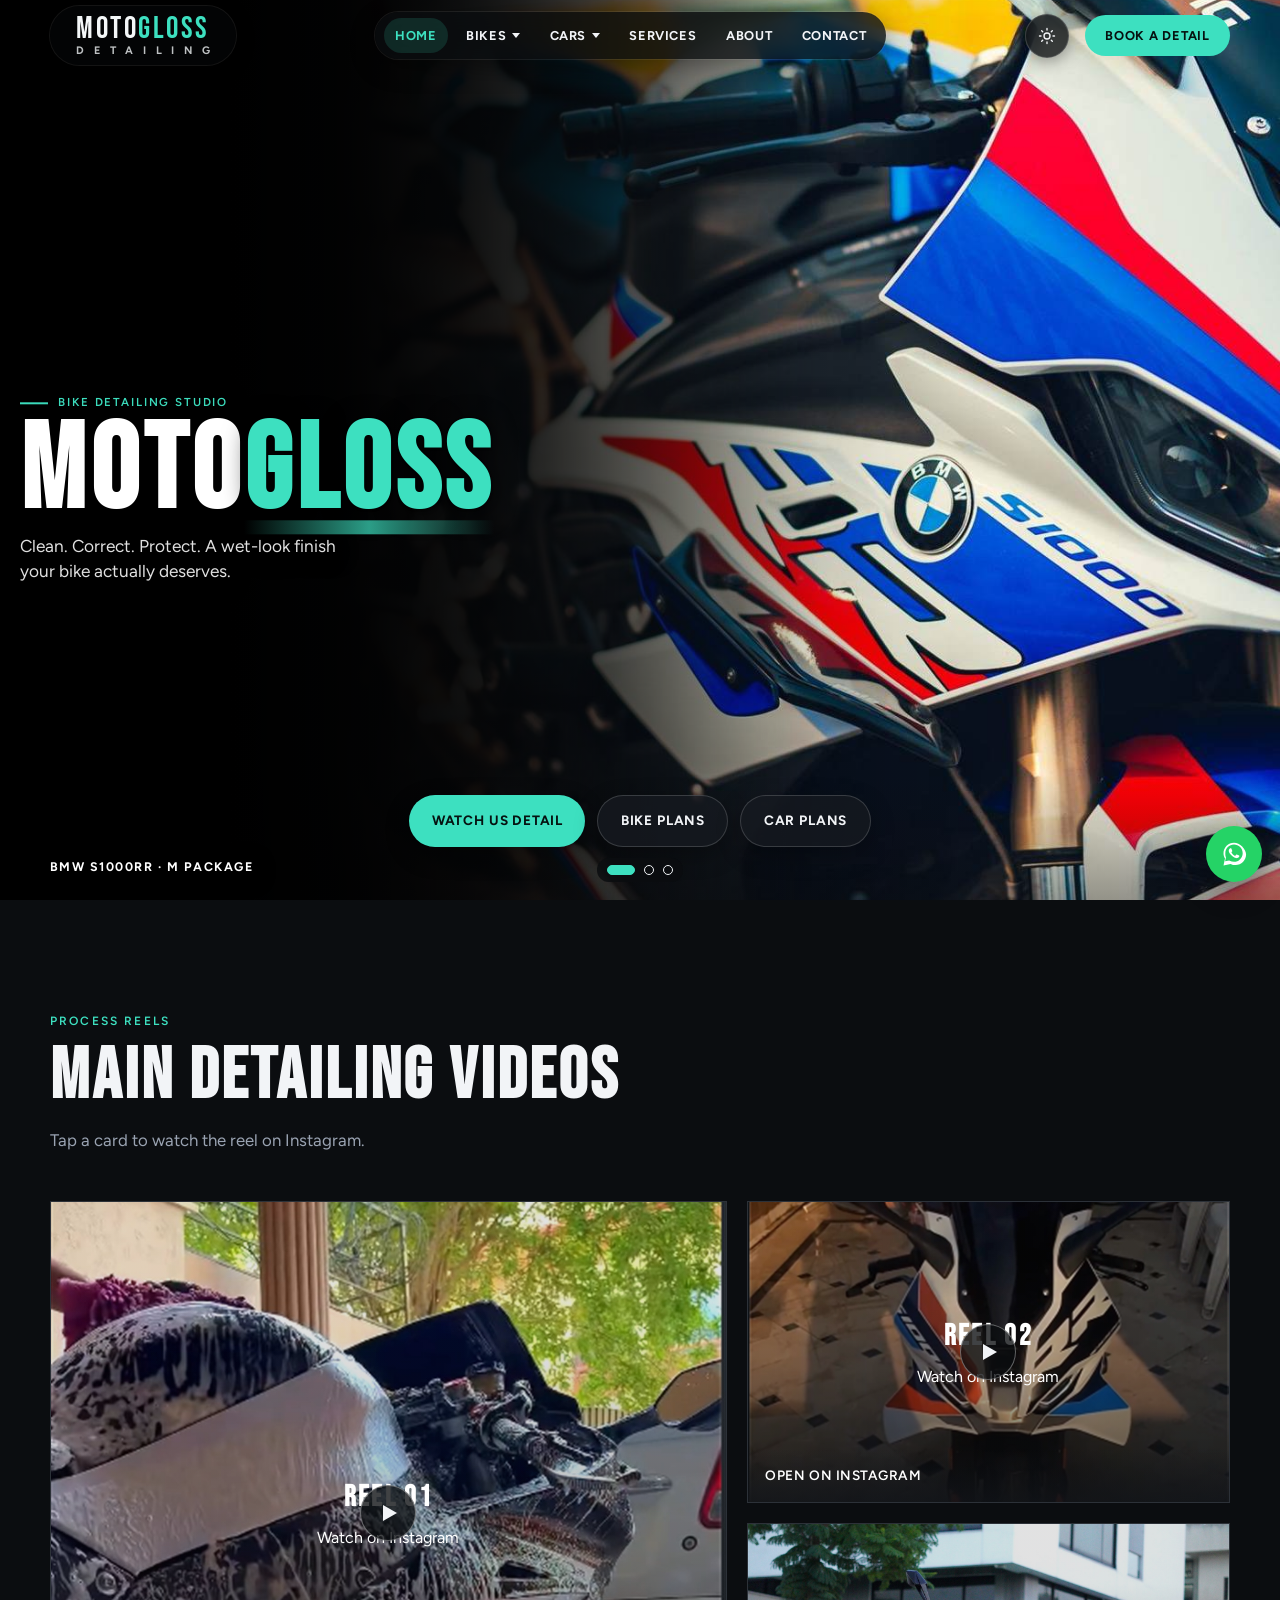
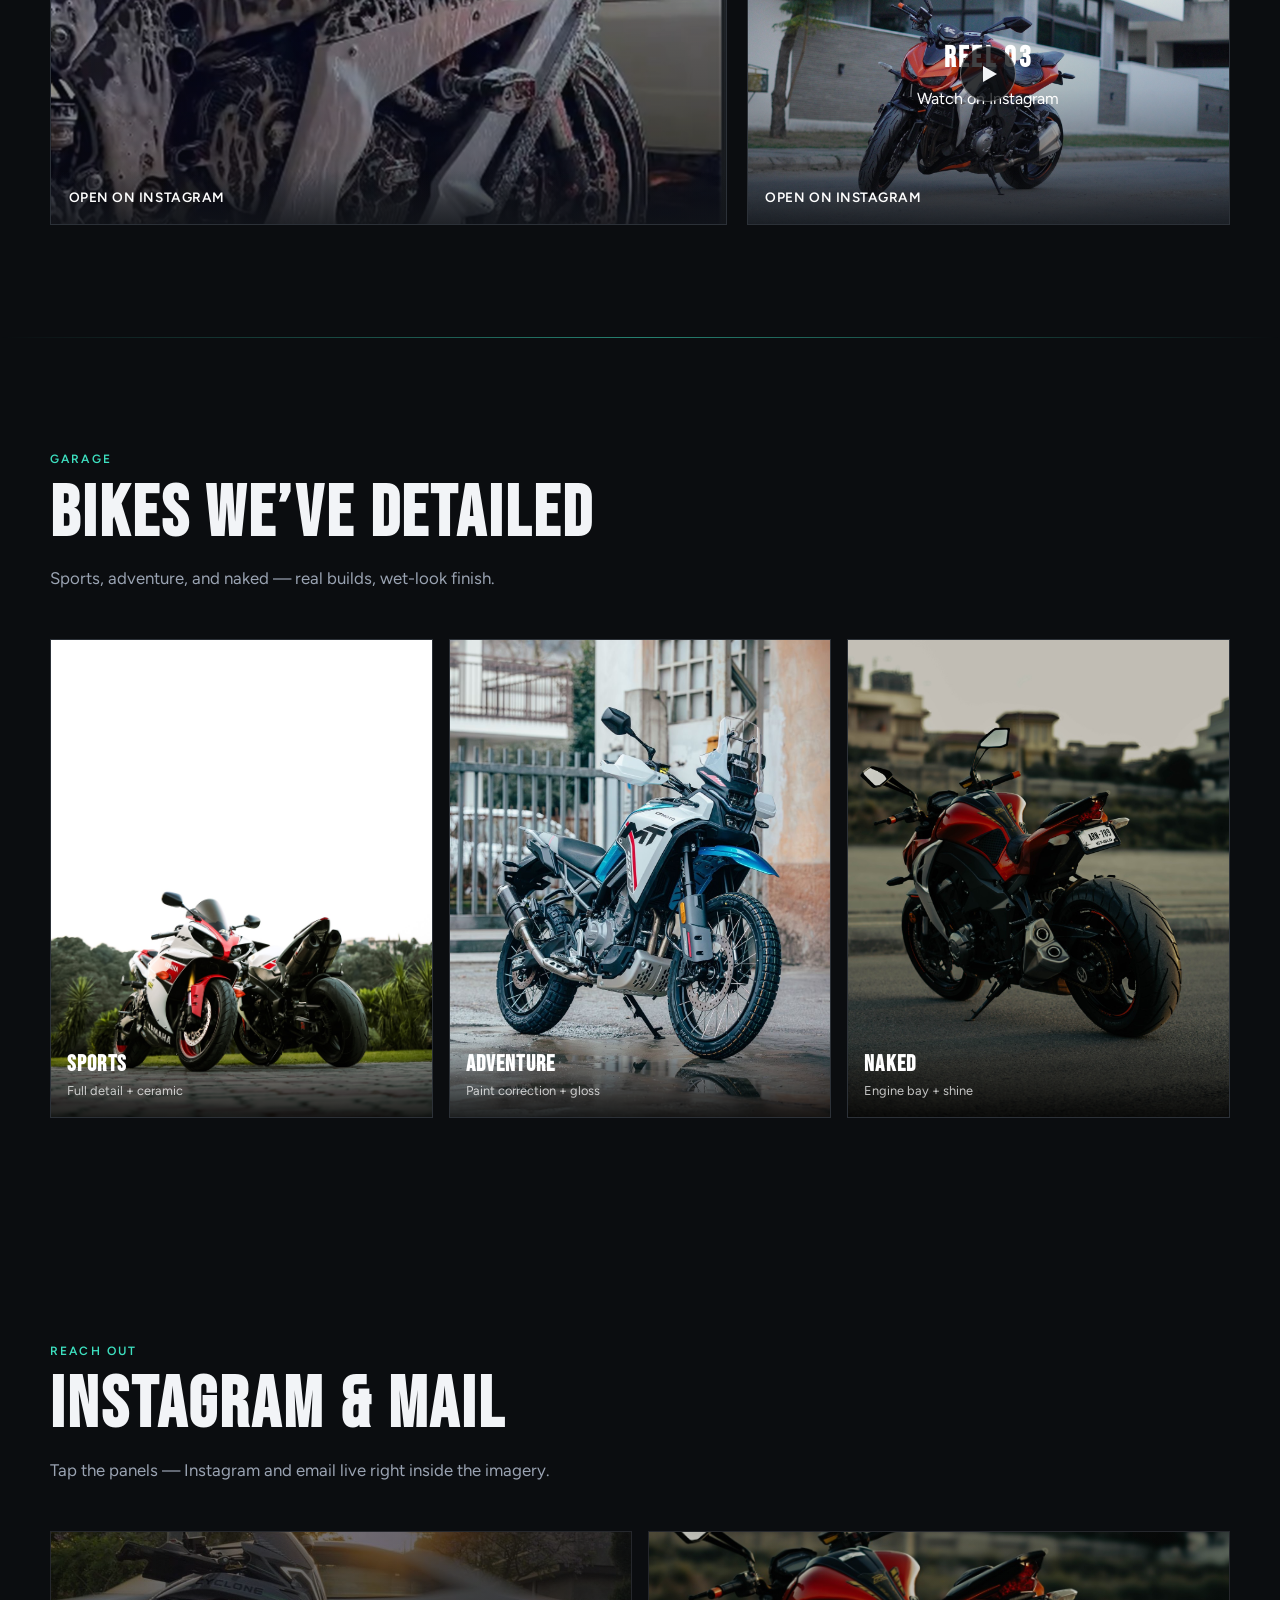
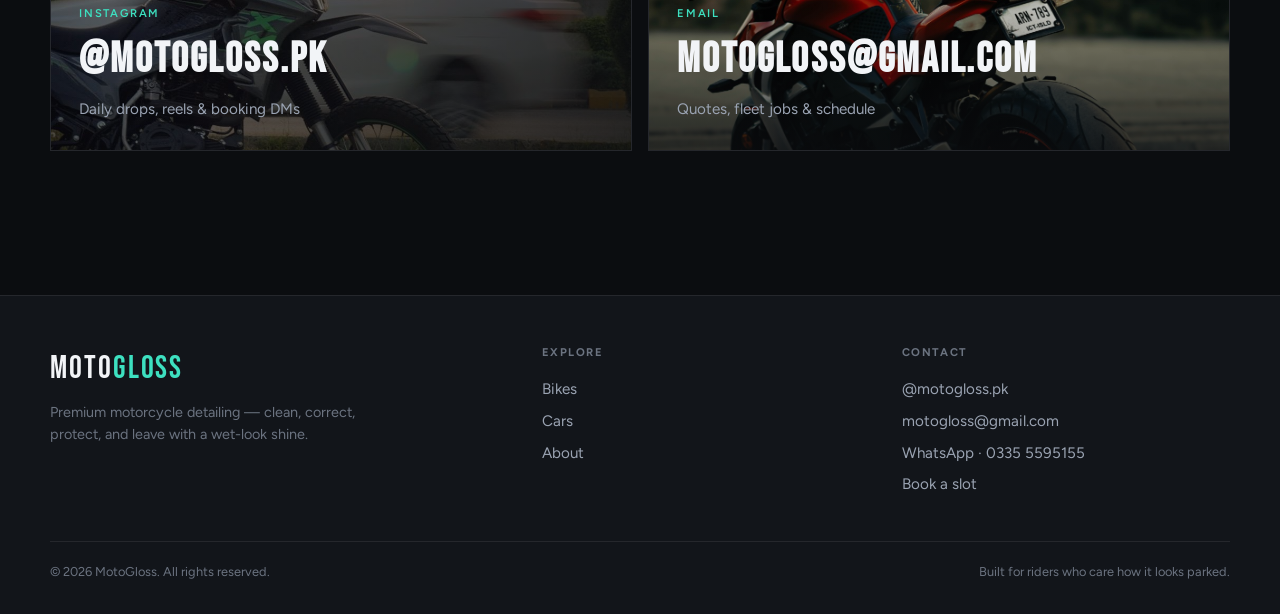
<file: index.html>
<!DOCTYPE html>
<html lang="en">
  <head>
    <meta charset="UTF-8" />
    <meta name="viewport" content="width=device-width, initial-scale=1" />
    <title>MotoGloss — Premium Bike Detailing</title>
    <meta
      name="description"
      content="MotoGloss delivers showroom-level motorcycle detailing — wash, polish, ceramic protection, and paint correction."
    />
    <meta property="og:title" content="MotoGloss — Premium Bike Detailing" />
    <meta
      property="og:description"
      content="Mirror gloss. Zero compromise. Professional motorcycle detailing."
    />
    <link rel="preload" as="image" href="assets/hero-1.jpg" fetchpriority="high" />
    <link rel="preconnect" href="https://fonts.googleapis.com" />
    <link rel="preconnect" href="https://fonts.gstatic.com" crossorigin />
    <link
      href="https://fonts.googleapis.com/css2?family=Bebas+Neue&family=Figtree:wght@400;500;600;700&display=swap"
      rel="stylesheet"
      media="print"
      onload="this.media='all'"
    />
    <noscript>
      <link
        href="https://fonts.googleapis.com/css2?family=Bebas+Neue&family=Figtree:wght@400;500;600;700&display=swap"
        rel="stylesheet"
      />
    </noscript>
    <script>
      (function () {
        try {
          var t = localStorage.getItem("mg-theme");
          if (t !== "light" && t !== "dark") {
            t = "dark";
          }
          document.documentElement.setAttribute("data-theme", t);
        } catch (e) {}
      })();
    </script>
    <link rel="stylesheet" href="css/styles.css?v=mobile14" />
  </head>
  <body>
    <div class="site-wrap">
      <header class="site-header">
        <div class="nav-inner">
          <a class="logo" href="index.html"><span class="logo-stack"><span class="logo-mark">MOTO<span class="logo-accent">GLOSS</span></span><span class="logo-sub" aria-label="detailing"><span>d</span><span>e</span><span>t</span><span>a</span><span>i</span><span>l</span><span>i</span><span>n</span><span>g</span></span></span></a>
          <nav class="nav-links" aria-label="Primary">
            <a href="index.html" aria-current="page">Home</a>
            <div class="nav-item">
              <a class="nav-drop-btn" href="bikes.html">Bikes</a>
              <div class="nav-dropdown">
                <a href="bikes.html">Bike detailing</a>
                <a href="bikes.html#plans">Plans &amp; pricing</a>
              </div>
            </div>
            <div class="nav-item">
              <a class="nav-drop-btn" href="cars.html">Cars</a>
              <div class="nav-dropdown">
                <a href="cars.html">Car detailing</a>
                <a href="cars.html#plans">Plans &amp; pricing</a>
              </div>
            </div>
            <a href="services.html">Services</a>
            <a href="about.html">About</a>
            <a href="about.html#contact">Contact</a>
          </nav>
          <div class="nav-actions">
            <button class="theme-toggle" type="button" aria-label="Switch theme">
              <svg class="icon-moon" viewBox="0 0 24 24" aria-hidden="true">
                <path d="M21 14.5A8.5 8.5 0 0 1 9.5 3 7 7 0 1 0 21 14.5z" />
              </svg>
              <svg class="icon-sun" viewBox="0 0 24 24" aria-hidden="true">
                <circle cx="12" cy="12" r="4" />
                <path d="M12 2v2M12 20v2M4.9 4.9l1.4 1.4M17.7 17.7l1.4 1.4M2 12h2M20 12h2M4.9 19.1l1.4-1.4M17.7 6.3l1.4-1.4" />
              </svg>
            </button>
            <a class="nav-cta" href="about.html#contact">Book a detail</a>
            <button
              class="menu-toggle"
              type="button"
              aria-label="Open menu"
              aria-expanded="false"
            >
              <span></span>
            </button>
          </div>
        </div>
      </header>

      <nav class="mobile-nav" aria-label="Mobile">
        <a href="index.html" aria-current="page">Home</a>
        <a href="bikes.html">Bikes</a>
        <a class="mobile-sublink" href="bikes.html#plans">Bike plans</a>
        <a href="cars.html">Cars</a>
        <a class="mobile-sublink" href="cars.html#plans">Car plans</a>
        <a href="services.html">Services</a>
        <a href="about.html">About</a>
        <a href="about.html#contact">Contact</a>
      </nav>

      <main>
        <section class="hero" aria-roledescription="carousel" aria-label="Featured bikes">
          <div class="hero-slider">
            <div class="hero-slides">
              <div
                class="hero-slide is-active"
                style="background-image: url('assets/hero-1.jpg')"
                role="group"
                aria-roledescription="slide"
                aria-label="1 of 3: BMW S1000RR M Package"
              ></div>
              <div
                class="hero-slide"
                data-bg="assets/hero-2.jpg?v=3"
                role="group"
                aria-roledescription="slide"
                aria-label="2 of 3: Kawasaki Z1000"
              ></div>
              <div
                class="hero-slide"
                data-bg="assets/hero-3.jpg?v=3"
                role="group"
                aria-roledescription="slide"
                aria-label="3 of 3: Kawasaki Z1000"
              ></div>
            </div>
            <div class="hero-media-veil" aria-hidden="true"></div>
          </div>
          <div class="hero-shine" aria-hidden="true"></div>
          <div class="hero-inner">
            <div class="hero-copy">
              <p class="hero-kicker">Bike detailing studio</p>
              <h1 class="hero-brand">MOTO<span>GLOSS</span></h1>
              <p class="hero-tag">
                Clean. Correct. Protect. A wet-look finish your bike actually
                deserves.
              </p>
            </div>
          </div>
          <div class="hero-controls">
            <p class="hero-slide-label" data-hero-label>BMW S1000RR · M Package</p>
            <div class="hero-bottom">
              <div class="btn-row hero-actions">
                <a class="btn btn-primary" href="#videos">Watch us detail</a>
                <a class="btn btn-ghost" href="bikes.html#plans">Bike plans</a>
                <a class="btn btn-ghost" href="cars.html#plans">Car plans</a>
                <a class="btn btn-ghost hero-wa" href="https://wa.me/923355595155" target="_blank" rel="noopener noreferrer">WhatsApp us</a>
              </div>
              <div class="hero-dots" role="tablist" aria-label="Hero slides">
                <button type="button" class="hero-dot is-active" aria-label="Show BMW S1000RR" aria-selected="true" data-slide="0"></button>
                <button type="button" class="hero-dot" aria-label="Show Kawasaki Z1000 side" aria-selected="false" data-slide="1"></button>
                <button type="button" class="hero-dot" aria-label="Show Kawasaki Z1000" aria-selected="false" data-slide="2"></button>
              </div>
            </div>
          </div>
        </section>

        <section class="section" id="videos">
          <div class="container">
            <div class="section-head reveal">
              <p class="section-label">Process reels</p>
              <h2 class="section-title">Main detailing videos</h2>
              <p class="section-lead">
                Tap a card to watch the reel on Instagram.
              </p>
            </div>

            <div class="video-grid reveal">
              <a
                class="video-card"
                href="https://www.instagram.com/p/DeI_jujI4v5/"
                target="_blank"
                rel="noopener noreferrer"
              >
                <div
                  class="video-placeholder"
                  style="background-image: url('assets/video-1.jpg?v=4'); background-position: center 35%"
                >
                  <div>
                    <strong>REEL 01</strong>
                    Watch on Instagram
                  </div>
                </div>
                <div class="play-hint" aria-hidden="true"></div>
                <div class="video-meta">Open on Instagram</div>
              </a>
              <a
                class="video-card"
                href="https://www.instagram.com/p/DeRZQhqKmUr/"
                target="_blank"
                rel="noopener noreferrer"
              >
                <div
                  class="video-placeholder"
                  style="background-image: url('assets/video-2.jpg?v=4'); background-position: center 40%"
                >
                  <div>
                    <strong>REEL 02</strong>
                    Watch on Instagram
                  </div>
                </div>
                <div class="play-hint" aria-hidden="true"></div>
                <div class="video-meta">Open on Instagram</div>
              </a>
              <a
                class="video-card"
                href="https://www.instagram.com/p/DeZbVGbqd1F/"
                target="_blank"
                rel="noopener noreferrer"
              >
                <div
                  class="video-placeholder"
                  style="background-image: url('assets/video-3.jpg?v=4'); background-position: 42% center"
                >
                  <div>
                    <strong>REEL 03</strong>
                    Watch on Instagram
                  </div>
                </div>
                <div class="play-hint" aria-hidden="true"></div>
                <div class="video-meta">Open on Instagram</div>
              </a>
            </div>
          </div>
        </section>

        <hr class="divider-glow" />

        <section class="section" id="garage">
          <div class="container">
            <div class="section-head reveal">
              <p class="section-label">Garage</p>
              <h2 class="section-title">Bikes we’ve detailed</h2>
              <p class="section-lead">
                Sports, adventure, and naked — real builds, wet-look finish.
              </p>
            </div>

            <div class="bike-grid">
              <a class="bike-tile reveal" href="sports.html">
                <img
                  src="assets/garage-sports.jpg?v=1"
                  alt="Two sports bikes after detailing"
                  width="1707"
                  height="2560"
                  loading="lazy"
                />
                <div class="bike-caption">
                  <h3>Sports</h3>
                  <p>Full detail + ceramic</p>
                </div>
              </a>
              <a class="bike-tile reveal" href="adventure.html">
                <img
                  src="assets/garage-adventure.jpg?v=1"
                  alt="Adventure bike after detailing"
                  width="1200"
                  height="1799"
                  loading="lazy"
                />
                <div class="bike-caption">
                  <h3>Adventure</h3>
                  <p>Paint correction + gloss</p>
                </div>
              </a>
              <a class="bike-tile reveal" href="naked.html">
                <img
                  src="assets/garage-naked.jpg?v=1"
                  alt="Naked bike after detailing"
                  width="1280"
                  height="1600"
                  loading="lazy"
                />
                <div class="bike-caption">
                  <h3>Naked</h3>
                  <p>Engine bay + shine</p>
                </div>
              </a>
          </div>
        </section>

        <section class="section" id="connect">
          <div class="container">
            <div class="section-head reveal">
              <p class="section-label">Reach out</p>
              <h2 class="section-title">Instagram &amp; mail</h2>
              <p class="section-lead">
                Tap the panels — Instagram and email live right inside the
                imagery.
              </p>
            </div>

            <div class="connect-strip reveal">
              <a
                class="connect-link insta"
                href="https://instagram.com/motogloss.pk"
                target="_blank"
                rel="noopener noreferrer"
              >
                <div class="connect-body">
                  <p class="eyebrow">Instagram</p>
                  <strong>@motogloss.pk</strong>
                  <span>Daily drops, reels &amp; booking DMs</span>
                </div>
              </a>
              <a class="connect-link mail" href="mailto:motogloss@gmail.com">
                <div class="connect-body">
                  <p class="eyebrow">Email</p>
                  <strong>motogloss@gmail.com</strong>
                  <span>Quotes, fleet jobs &amp; schedule</span>
                </div>
              </a>
            </div>
          </div>
        </section>
      </main>

      <footer class="site-footer">
        <div class="container footer-grid">
          <div>
            <p class="footer-brand">MOTO<span>GLOSS</span></p>
            <p class="footer-copy">
              Premium motorcycle detailing — clean, correct, protect, and leave
              with a wet-look shine.
            </p>
          </div>
          <div class="footer-col">
            <h4>Explore</h4>
            <a href="bikes.html">Bikes</a>
            <a href="cars.html">Cars</a>
            <a href="about.html">About</a>
          </div>
          <div class="footer-col">
            <h4>Contact</h4>
            <a href="https://instagram.com/motogloss.pk" target="_blank" rel="noopener noreferrer">@motogloss.pk</a>
            <a href="mailto:motogloss@gmail.com">motogloss@gmail.com</a>
            <a href="https://wa.me/923355595155" target="_blank" rel="noopener noreferrer">WhatsApp · 0335 5595155</a>
            <a href="about.html#contact">Book a slot</a>
          </div>
        </div>
        <div class="container footer-bottom">
          <span>© <span id="y"></span> MotoGloss. All rights reserved.</span>
          <span>Built for riders who care how it looks parked.</span>
        </div>
      </footer>
    </div>
    <script>
      document.getElementById("y").textContent = new Date().getFullYear();
    </script>
    <script src="js/main.js?v=mobile14"></script>
  </body>
</html>
</file>
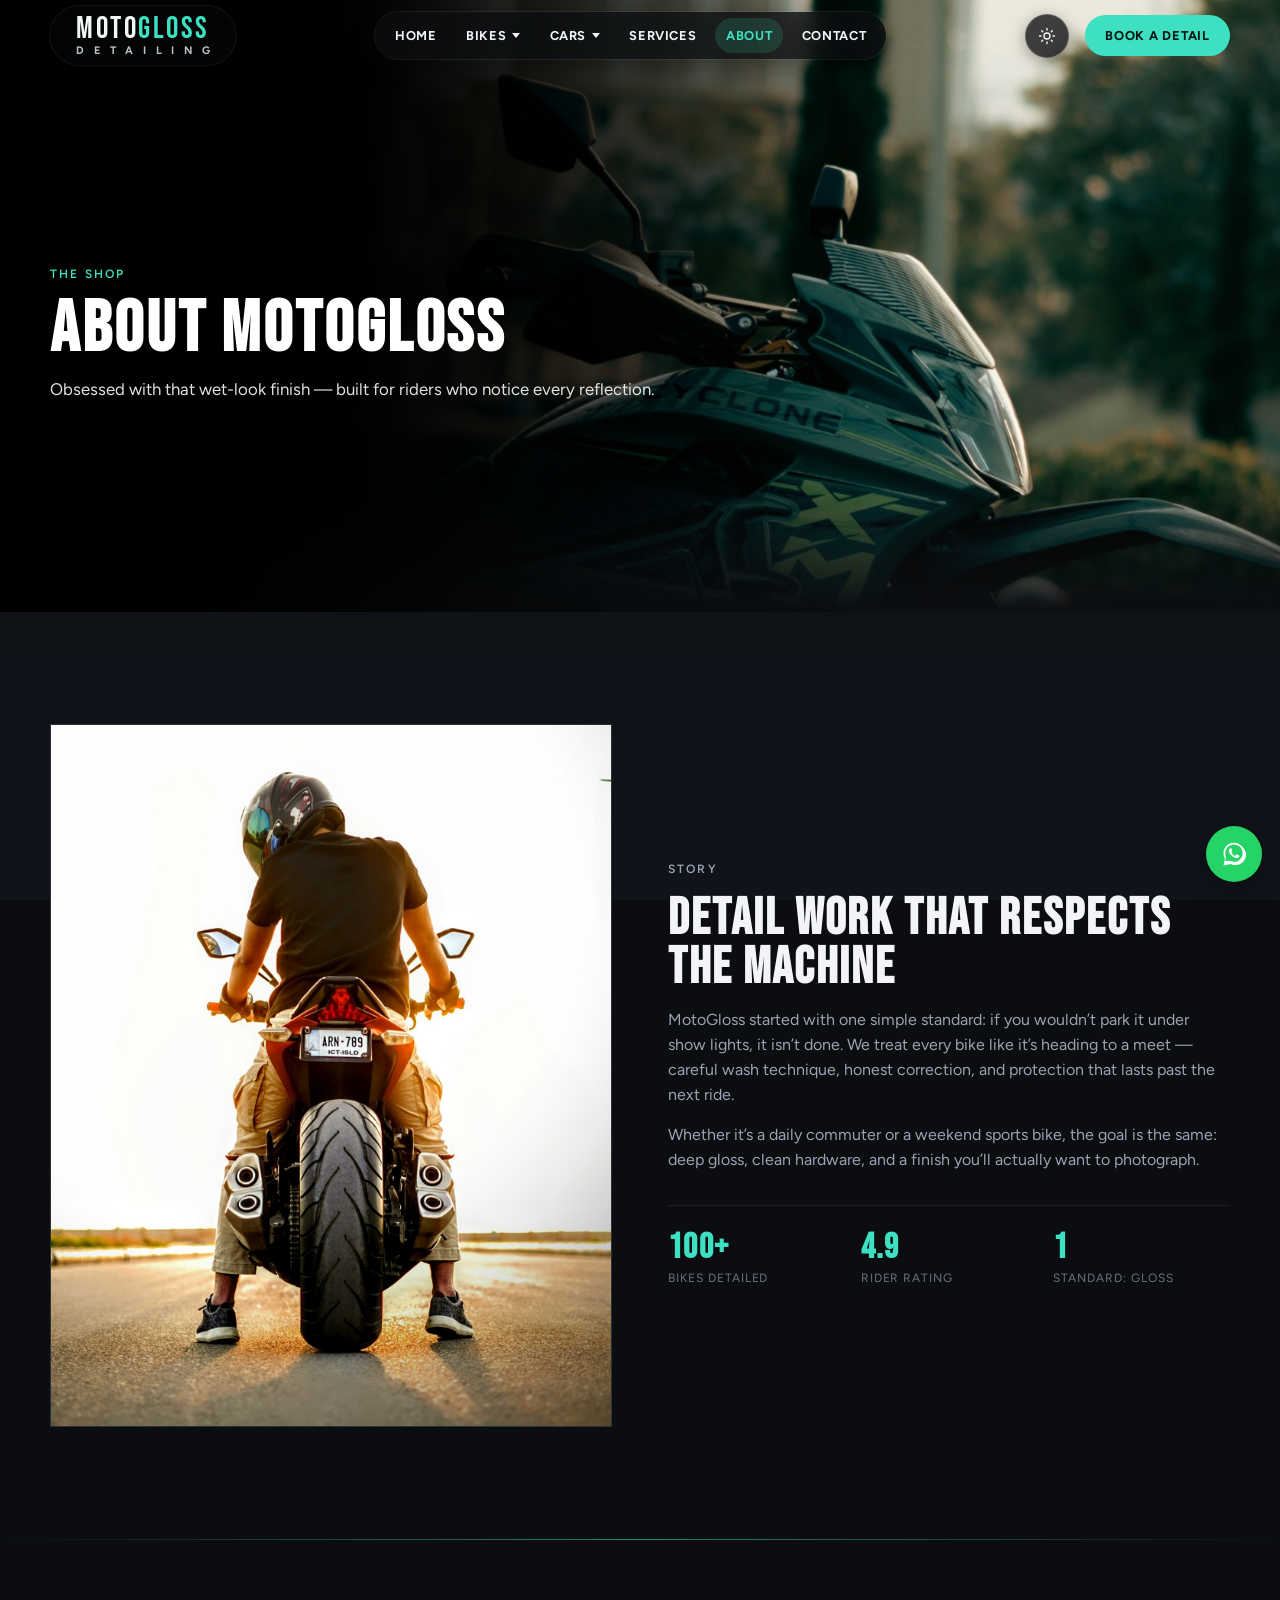
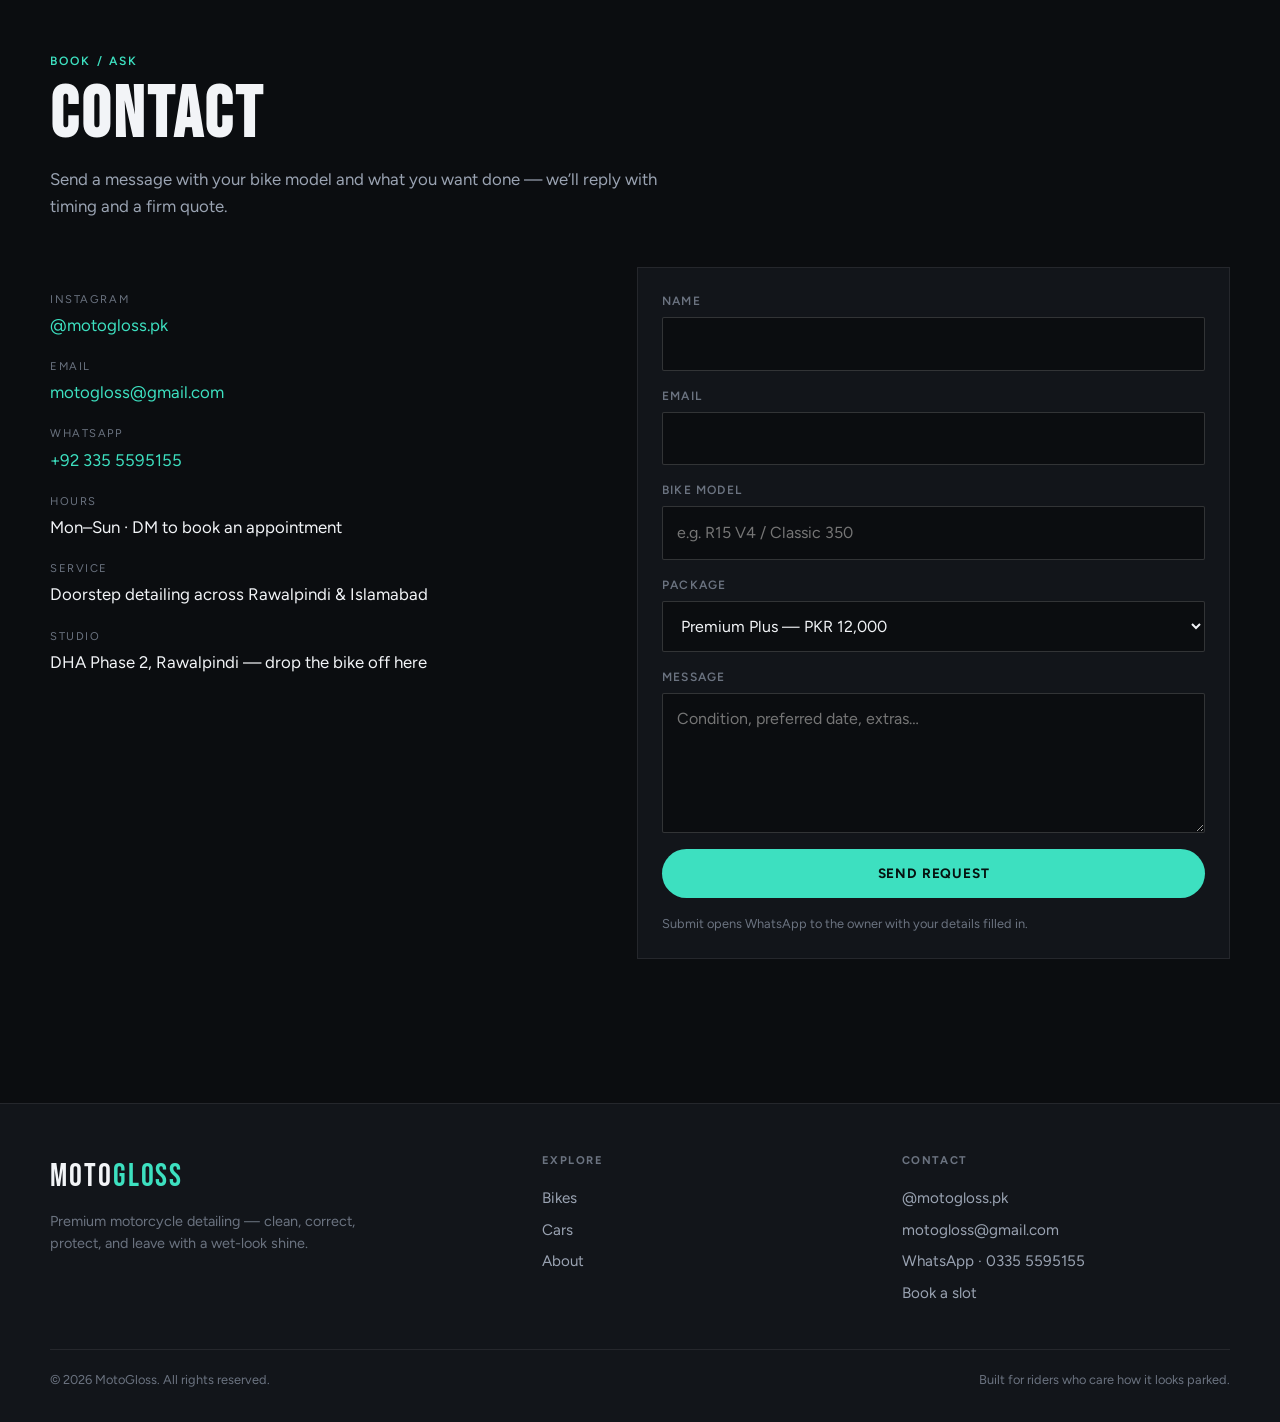
<file: about.html>
<!DOCTYPE html>
<html lang="en">
  <head>
    <meta charset="UTF-8" />
    <meta name="viewport" content="width=device-width, initial-scale=1" />
    <title>About &amp; Contact — MotoGloss</title>
    <meta
      name="description"
      content="About MotoGloss motorcycle detailing and how to get in touch for a booking."
    />
    <link rel="preconnect" href="https://fonts.googleapis.com" />
    <link rel="preconnect" href="https://fonts.gstatic.com" crossorigin />
    <link
      href="https://fonts.googleapis.com/css2?family=Bebas+Neue&family=Figtree:wght@400;500;600;700&display=swap"
      rel="stylesheet"
      media="print"
      onload="this.media='all'"
    />
    <noscript>
      <link
        href="https://fonts.googleapis.com/css2?family=Bebas+Neue&family=Figtree:wght@400;500;600;700&display=swap"
        rel="stylesheet"
      />
    </noscript>
    <script>
      (function () {
        try {
          var t = localStorage.getItem("mg-theme");
          if (t !== "light" && t !== "dark") {
            t = "dark";
          }
          document.documentElement.setAttribute("data-theme", t);
        } catch (e) {}
      })();
    </script>
    <link rel="stylesheet" href="css/styles.css?v=mobile13" />
  </head>
  <body>
    <div class="site-wrap">
      <header class="site-header">
        <div class="nav-inner">
          <a class="logo" href="index.html"><span class="logo-stack"><span class="logo-mark">MOTO<span class="logo-accent">GLOSS</span></span><span class="logo-sub" aria-label="detailing"><span>d</span><span>e</span><span>t</span><span>a</span><span>i</span><span>l</span><span>i</span><span>n</span><span>g</span></span></span></a>
          <nav class="nav-links" aria-label="Primary">
            <a href="index.html">Home</a>
            <div class="nav-item">
              <a class="nav-drop-btn" href="bikes.html">Bikes</a>
              <div class="nav-dropdown">
                <a href="bikes.html">Bike detailing</a>
                <a href="bikes.html#plans">Plans &amp; pricing</a>
              </div>
            </div>
            <div class="nav-item">
              <a class="nav-drop-btn" href="cars.html">Cars</a>
              <div class="nav-dropdown">
                <a href="cars.html">Car detailing</a>
                <a href="cars.html#plans">Plans &amp; pricing</a>
              </div>
            </div>
            <a href="services.html">Services</a>
            <a href="about.html" aria-current="page">About</a>
            <a href="#contact">Contact</a>
          </nav>
          <div class="nav-actions">
            <button class="theme-toggle" type="button" aria-label="Switch theme">
              <svg class="icon-moon" viewBox="0 0 24 24" aria-hidden="true">
                <path d="M21 14.5A8.5 8.5 0 0 1 9.5 3 7 7 0 1 0 21 14.5z" />
              </svg>
              <svg class="icon-sun" viewBox="0 0 24 24" aria-hidden="true">
                <circle cx="12" cy="12" r="4" />
                <path d="M12 2v2M12 20v2M4.9 4.9l1.4 1.4M17.7 17.7l1.4 1.4M2 12h2M20 12h2M4.9 19.1l1.4-1.4M17.7 6.3l1.4-1.4" />
              </svg>
            </button>
            <a class="nav-cta" href="#contact">Book a detail</a>
            <button
              class="menu-toggle"
              type="button"
              aria-label="Open menu"
              aria-expanded="false"
            >
              <span></span>
            </button>
          </div>
        </div>
      </header>

      <nav class="mobile-nav" aria-label="Mobile">
        <a href="index.html">Home</a>
        <a href="bikes.html">Bikes</a>
        <a class="mobile-sublink" href="bikes.html#plans">Bike plans</a>
        <a href="cars.html">Cars</a>
        <a class="mobile-sublink" href="cars.html#plans">Car plans</a>
        <a href="services.html">Services</a>
        <a href="about.html" aria-current="page">About</a>
        <a href="#contact">Contact</a>
      </nav>

      <main>
        <header class="page-hero page-hero-photo page-hero-photo--about">
          <img
            class="page-hero-media"
            src="assets/about-hero.jpg?v=1"
            alt=""
            aria-hidden="true"
            decoding="async"
          />
          <div class="container reveal">
            <p class="section-label">The shop</p>
            <h1 class="section-title">About MotoGloss</h1>
            <p class="section-lead">
              Obsessed with that wet-look finish — built for riders who notice
              every reflection.
            </p>
          </div>
        </header>

        <section class="section">
          <div class="container about-grid">
            <div class="about-visual reveal">
              <img
                src="assets/about-bike.jpg?v=3"
                alt="Rider on a motorcycle at sunset"
                width="1707"
                height="2560"
                loading="lazy"
              />
            </div>
            <div class="about-copy reveal">
              <p class="section-label">Story</p>
              <h2 class="section-title" style="font-size: clamp(2.2rem, 5vw, 3.2rem)">
                Detail work that respects the machine
              </h2>
              <p>
                MotoGloss started with one simple standard: if you wouldn’t park
                it under show lights, it isn’t done. We treat every bike like it’s
                heading to a meet — careful wash technique, honest correction, and
                protection that lasts past the next ride.
              </p>
              <p>
                Whether it’s a daily commuter or a weekend sports bike, the goal
                is the same: deep gloss, clean hardware, and a finish you’ll
                actually want to photograph.
              </p>
              <div class="stat-row">
                <div class="stat">
                  <strong>100+</strong>
                  <span>Bikes detailed</span>
                </div>
                <div class="stat">
                  <strong>4.9</strong>
                  <span>Rider rating</span>
                </div>
                <div class="stat">
                  <strong>1</strong>
                  <span>Standard: gloss</span>
                </div>
              </div>
            </div>
          </div>
        </section>

        <hr class="divider-glow" />

        <section class="section" id="contact">
          <div class="container">
            <div class="section-head reveal">
              <p class="section-label">Book / ask</p>
              <h2 class="section-title">Contact</h2>
              <p class="section-lead">
                Send a message with your bike model and what you want done —
                we’ll reply with timing and a firm quote.
              </p>
            </div>

            <div class="contact-grid">
              <aside class="contact-info reveal">
                <dl>
                  <div>
                    <dt>Instagram</dt>
                    <dd>
                      <a
                        href="https://instagram.com/motogloss.pk"
                        target="_blank"
                        rel="noopener noreferrer"
                        >@motogloss.pk</a
                      >
                    </dd>
                  </div>
                  <div>
                    <dt>Email</dt>
                    <dd>
                      <a href="mailto:motogloss@gmail.com">motogloss@gmail.com</a>
                    </dd>
                  </div>
                  <div>
                    <dt>WhatsApp</dt>
                    <dd>
                      <a
                        href="https://wa.me/923355595155"
                        target="_blank"
                        rel="noopener noreferrer"
                        >+92 335 5595155</a
                      >
                    </dd>
                  </div>
                  <div>
                    <dt>Hours</dt>
                    <dd>Mon–Sun · DM to book an appointment</dd>
                  </div>
                  <div>
                    <dt>Service</dt>
                    <dd>Doorstep detailing across Rawalpindi &amp; Islamabad</dd>
                  </div>
                  <div>
                    <dt>Studio</dt>
                    <dd>DHA Phase 2, Rawalpindi — drop the bike off here</dd>
                  </div>
                </dl>
              </aside>

              <form class="contact-form reveal" novalidate>
                <div class="field">
                  <label for="name">Name</label>
                  <input id="name" name="name" type="text" autocomplete="name" required />
                </div>
                <div class="field">
                  <label for="email">Email</label>
                  <input id="email" name="email" type="email" autocomplete="email" required />
                </div>
                <div class="field">
                  <label for="bike">Bike model</label>
                  <input id="bike" name="bike" type="text" placeholder="e.g. R15 V4 / Classic 350" />
                </div>
                <div class="field">
                  <label for="package">Package</label>
                  <select id="package" name="package">
                    <optgroup label="Bikes">
                      <option value="Bike · Basic · PKR 5,000">Basic — PKR 5,000</option>
                      <option value="Bike · Premium · PKR 9,000">Premium — PKR 9,000</option>
                      <option value="Bike · Premium Plus · PKR 12,000" selected>Premium Plus — PKR 12,000</option>
                    </optgroup>
                    <optgroup label="Cars">
                      <option value="Car · Basic · PKR 7,000">Basic — PKR 7,000</option>
                      <option value="Car · Paint Correction · PKR 12,000">Paint Correction — PKR 12,000</option>
                      <option value="Car · Ceramic Coating · PKR 16,000">Ceramic Coating — PKR 16,000</option>
                    </optgroup>
                  </select>
                </div>
                <div class="field">
                  <label for="message">Message</label>
                  <textarea
                    id="message"
                    name="message"
                    placeholder="Condition, preferred date, extras…"
                  ></textarea>
                </div>
                <button class="btn btn-primary" type="submit">Send request</button>
                <p class="form-note">
                  Submit opens WhatsApp to the owner with your details filled in.
                </p>
                <p class="form-success" role="status">
                  WhatsApp should open — send the message to confirm your slot.
                </p>
              </form>
            </div>
          </div>
        </section>
      </main>

      <footer class="site-footer">
        <div class="container footer-grid">
          <div>
            <p class="footer-brand">MOTO<span>GLOSS</span></p>
            <p class="footer-copy">
              Premium motorcycle detailing — clean, correct, protect, and leave
              with a wet-look shine.
            </p>
          </div>
          <div class="footer-col">
            <h4>Explore</h4>
            <a href="bikes.html">Bikes</a>
            <a href="cars.html">Cars</a>
            <a href="about.html">About</a>
          </div>
          <div class="footer-col">
            <h4>Contact</h4>
            <a href="https://instagram.com/motogloss.pk" target="_blank" rel="noopener noreferrer">@motogloss.pk</a>
            <a href="mailto:motogloss@gmail.com">motogloss@gmail.com</a>
            <a href="https://wa.me/923355595155" target="_blank" rel="noopener noreferrer">WhatsApp · 0335 5595155</a>
            <a href="#contact">Book a slot</a>
          </div>
        </div>
        <div class="container footer-bottom">
          <span>© <span id="y"></span> MotoGloss. All rights reserved.</span>
          <span>Built for riders who care how it looks parked.</span>
        </div>
      </footer>
    </div>
    <script>
      document.getElementById("y").textContent = new Date().getFullYear();
    </script>
    <script src="js/main.js"></script>
  </body>
</html>
</file>
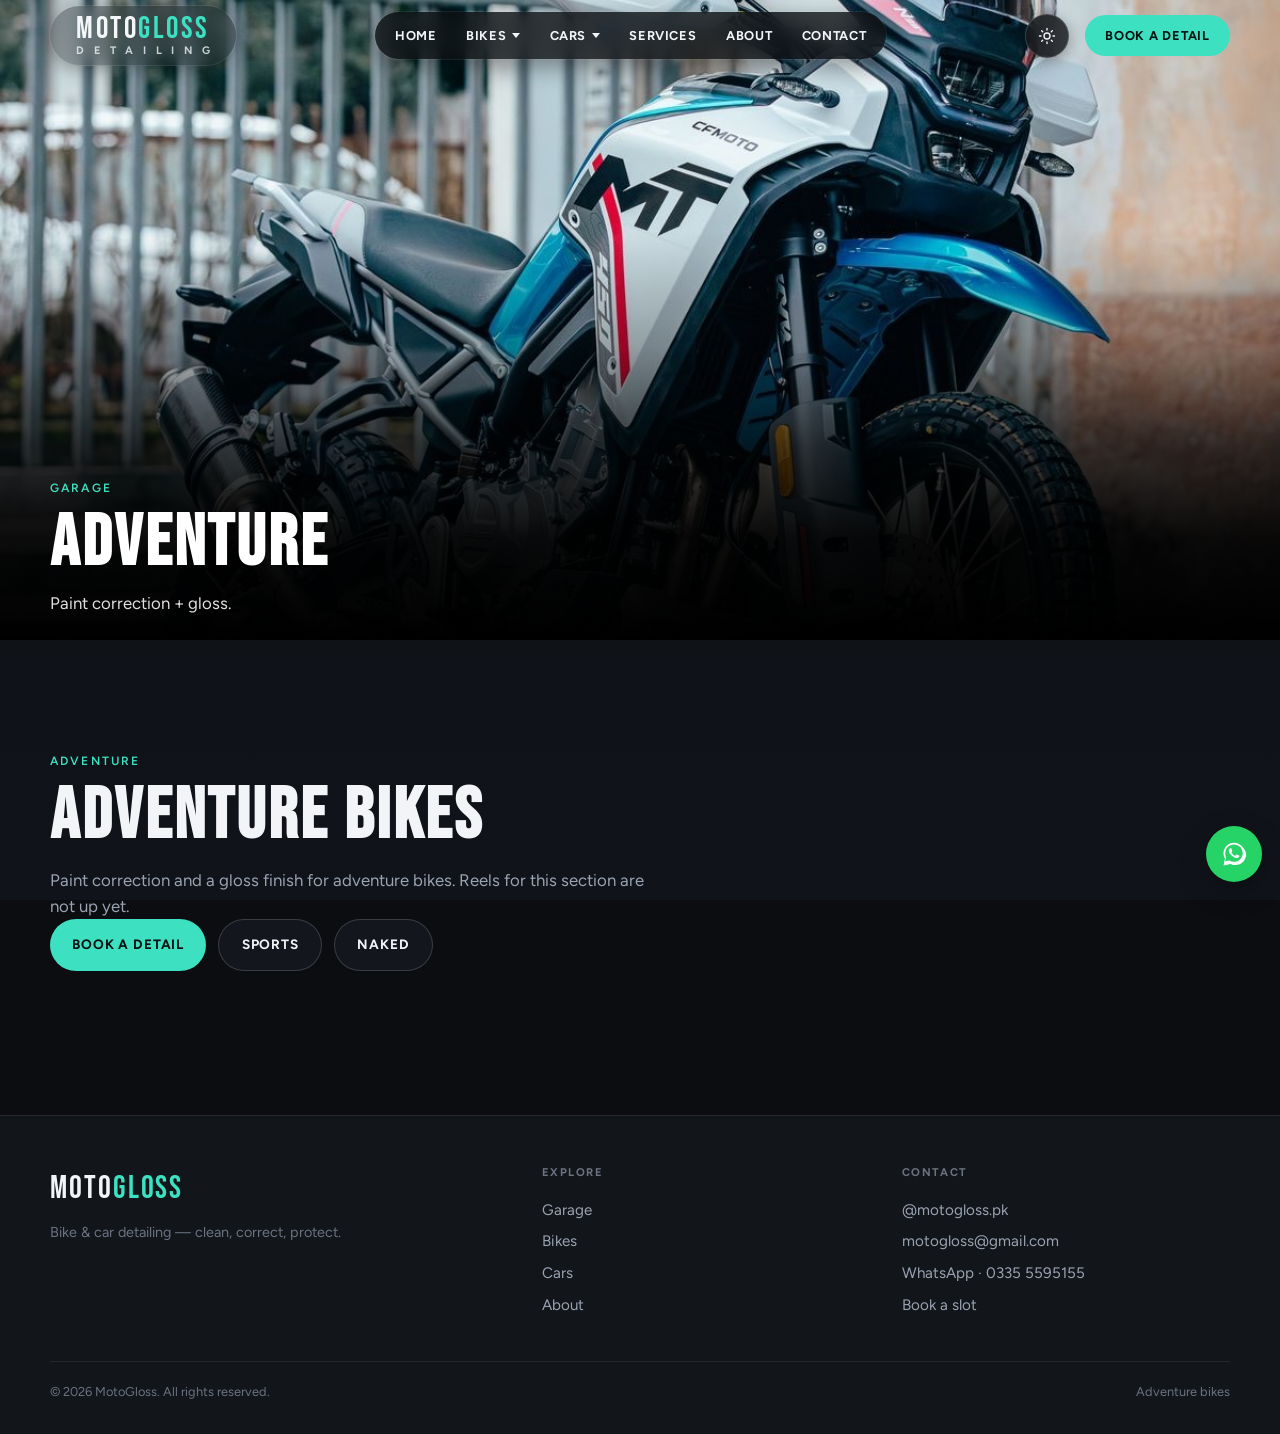
<file: adventure.html>
<!DOCTYPE html>
<html lang="en">
  <head>
    <meta charset="UTF-8" />
    <meta name="viewport" content="width=device-width, initial-scale=1" />
    <title>Adventure bikes — MotoGloss</title>
    <meta
      name="description"
      content="Adventure bikes detailed by MotoGloss — paint correction and gloss."
    />
    <link rel="preconnect" href="https://fonts.googleapis.com" />
    <link rel="preconnect" href="https://fonts.gstatic.com" crossorigin />
    <link
      href="https://fonts.googleapis.com/css2?family=Bebas+Neue&family=Figtree:wght@400;500;600;700&display=swap"
      rel="stylesheet"
      media="print"
      onload="this.media='all'"
    />
    <noscript>
      <link
        href="https://fonts.googleapis.com/css2?family=Bebas+Neue&family=Figtree:wght@400;500;600;700&display=swap"
        rel="stylesheet"
      />
    </noscript>
    <script>
      (function () {
        try {
          var t = localStorage.getItem("mg-theme");
          if (t !== "light" && t !== "dark") t = "dark";
          document.documentElement.setAttribute("data-theme", t);
        } catch (e) {}
      })();
    </script>
    <link rel="stylesheet" href="css/styles.css?v=mobile14" />
  </head>
  <body>
    <div class="site-wrap">
      <header class="site-header">
        <div class="nav-inner">
          <a class="logo" href="index.html"><span class="logo-stack"><span class="logo-mark">MOTO<span class="logo-accent">GLOSS</span></span><span class="logo-sub" aria-label="detailing"><span>d</span><span>e</span><span>t</span><span>a</span><span>i</span><span>l</span><span>i</span><span>n</span><span>g</span></span></span></a>
          <nav class="nav-links" aria-label="Primary">
            <a href="index.html">Home</a>
            <div class="nav-item">
              <a class="nav-drop-btn" href="bikes.html">Bikes</a>
              <div class="nav-dropdown">
                <a href="bikes.html">Bike detailing</a>
                <a href="bikes.html#plans">Plans &amp; pricing</a>
              </div>
            </div>
            <div class="nav-item">
              <a class="nav-drop-btn" href="cars.html">Cars</a>
              <div class="nav-dropdown">
                <a href="cars.html">Car detailing</a>
                <a href="cars.html#plans">Plans &amp; pricing</a>
              </div>
            </div>
            <a href="services.html">Services</a>
            <a href="about.html">About</a>
            <a href="about.html#contact">Contact</a>
          </nav>
          <div class="nav-actions">
            <button class="theme-toggle" type="button" aria-label="Switch theme">
              <svg class="icon-moon" viewBox="0 0 24 24" aria-hidden="true"><path d="M21 14.5A8.5 8.5 0 0 1 9.5 3 7 7 0 1 0 21 14.5z" /></svg>
              <svg class="icon-sun" viewBox="0 0 24 24" aria-hidden="true"><circle cx="12" cy="12" r="4" /><path d="M12 2v2M12 20v2M4.9 4.9l1.4 1.4M17.7 17.7l1.4 1.4M2 12h2M20 12h2M4.9 19.1l1.4-1.4M17.7 6.3l1.4-1.4" /></svg>
            </button>
            <a class="nav-cta" href="about.html#contact">Book a detail</a>
            <button class="menu-toggle" type="button" aria-label="Open menu" aria-expanded="false"><span></span></button>
          </div>
        </div>
      </header>
      <nav class="mobile-nav" aria-label="Mobile">
        <a href="index.html">Home</a>
        <a href="bikes.html">Bikes</a>
        <a class="mobile-sublink" href="bikes.html#plans">Bike plans</a>
        <a href="cars.html">Cars</a>
        <a class="mobile-sublink" href="cars.html#plans">Car plans</a>
        <a href="services.html">Services</a>
        <a href="about.html">About</a>
        <a href="about.html#contact">Contact</a>
      </nav>
      <main>
        <header class="page-hero page-hero-photo page-hero-photo--garage">
          <img class="page-hero-media" src="assets/garage-adventure.jpg?v=1" alt="" aria-hidden="true" decoding="async" />
          <div class="container">
            <p class="section-label">Garage</p>
            <h1 class="section-title">Adventure</h1>
            <p class="section-lead">Paint correction + gloss.</p>
          </div>
        </header>
        <section class="section">
          <div class="container">
            <p class="section-label">Adventure</p>
            <h2 class="section-title">Adventure bikes</h2>
            <p class="section-lead">
              Paint correction and a gloss finish for adventure bikes. Reels for
              this section are not up yet.
            </p>
            <div class="btn-row">
              <a class="btn btn-primary" href="about.html#contact">Book a detail</a>
              <a class="btn btn-ghost" href="sports.html">Sports</a>
              <a class="btn btn-ghost" href="naked.html">Naked</a>
            </div>
          </div>
        </section>
      </main>
      <footer class="site-footer">
        <div class="container footer-grid">
          <div>
            <p class="footer-brand">MOTO<span>GLOSS</span></p>
            <p class="footer-copy">Bike &amp; car detailing — clean, correct, protect.</p>
          </div>
          <div class="footer-col">
            <h4>Explore</h4>
            <a href="index.html#garage">Garage</a>
            <a href="bikes.html">Bikes</a>
            <a href="cars.html">Cars</a>
            <a href="about.html">About</a>
          </div>
          <div class="footer-col">
            <h4>Contact</h4>
            <a href="https://instagram.com/motogloss.pk" target="_blank" rel="noopener noreferrer">@motogloss.pk</a>
            <a href="mailto:motogloss@gmail.com">motogloss@gmail.com</a>
            <a href="https://wa.me/923355595155" target="_blank" rel="noopener noreferrer">WhatsApp · 0335 5595155</a>
            <a href="about.html#contact">Book a slot</a>
          </div>
        </div>
        <div class="container footer-bottom">
          <span>© <span id="y"></span> MotoGloss. All rights reserved.</span>
          <span>Adventure bikes</span>
        </div>
      </footer>
    </div>
    <script>
      document.getElementById("y").textContent = new Date().getFullYear();
    </script>
    <script src="js/main.js?v=mobile14"></script>
  </body>
</html>
</file>
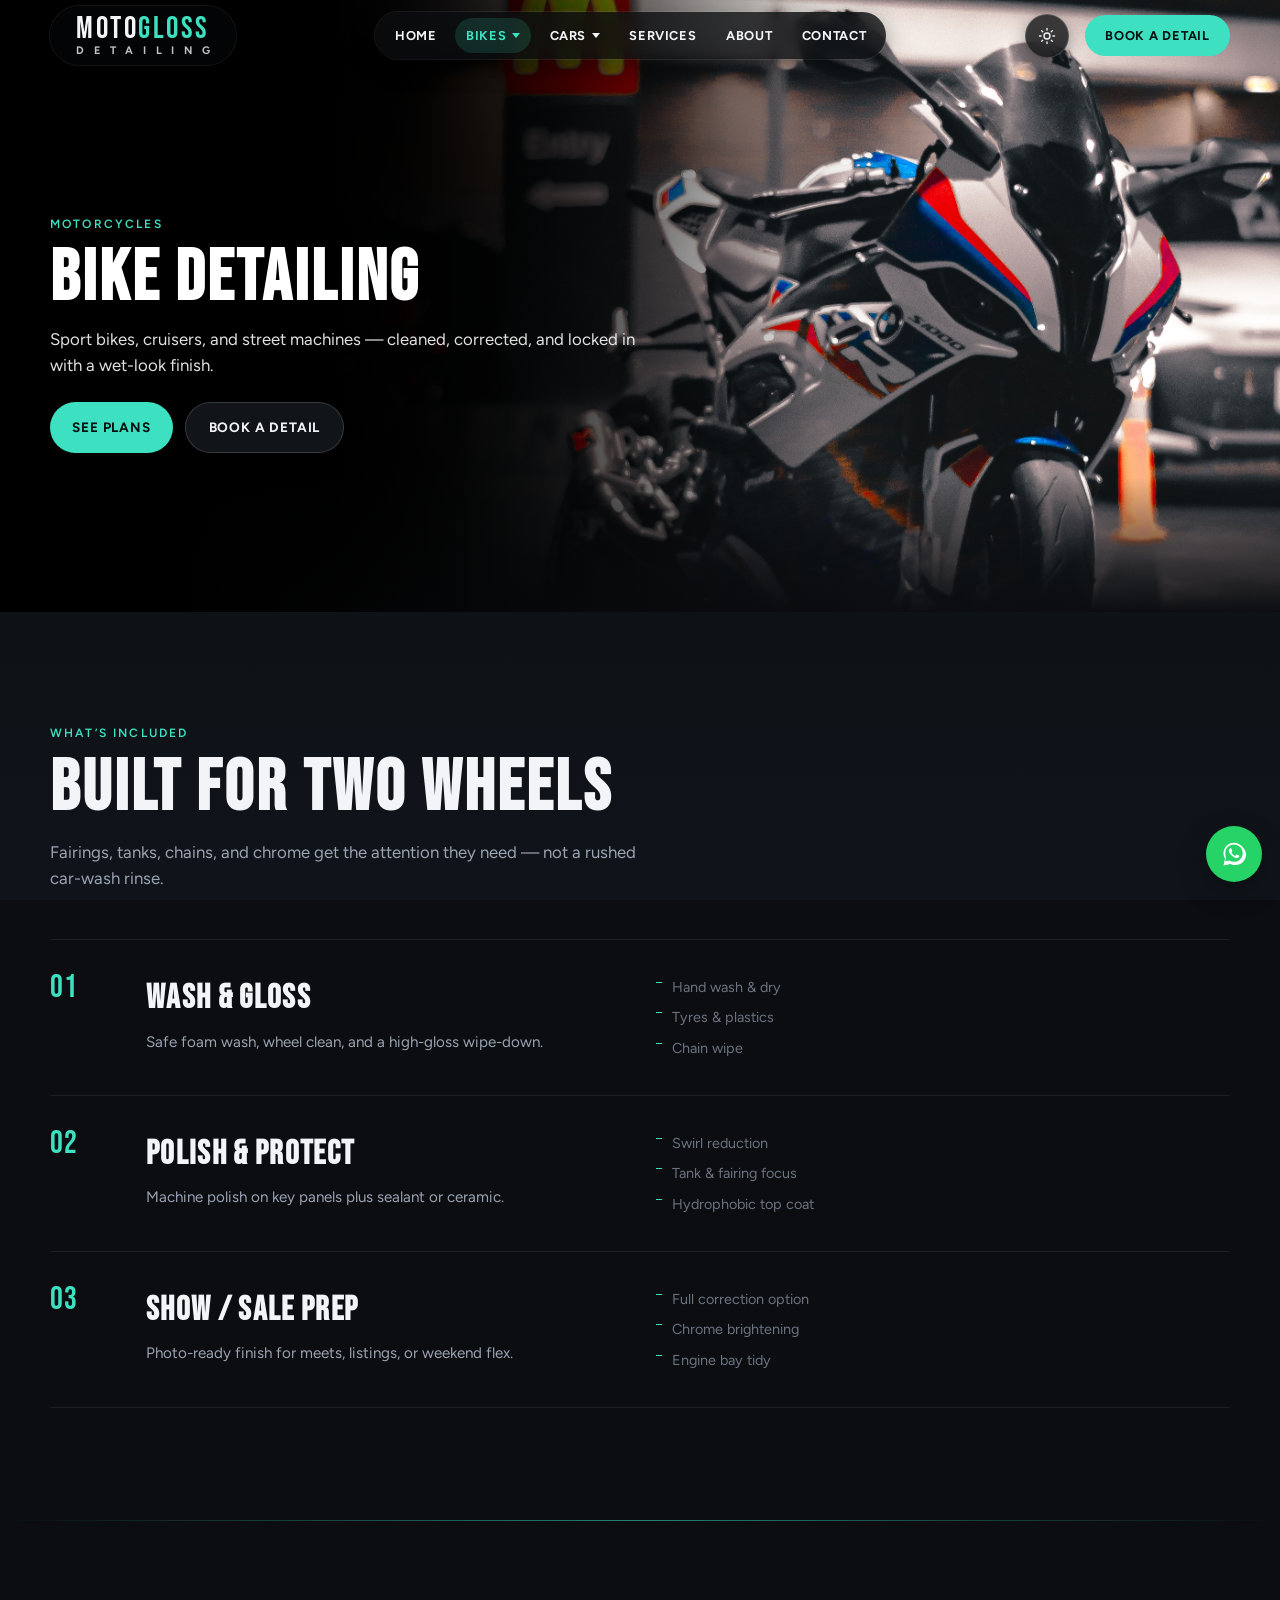
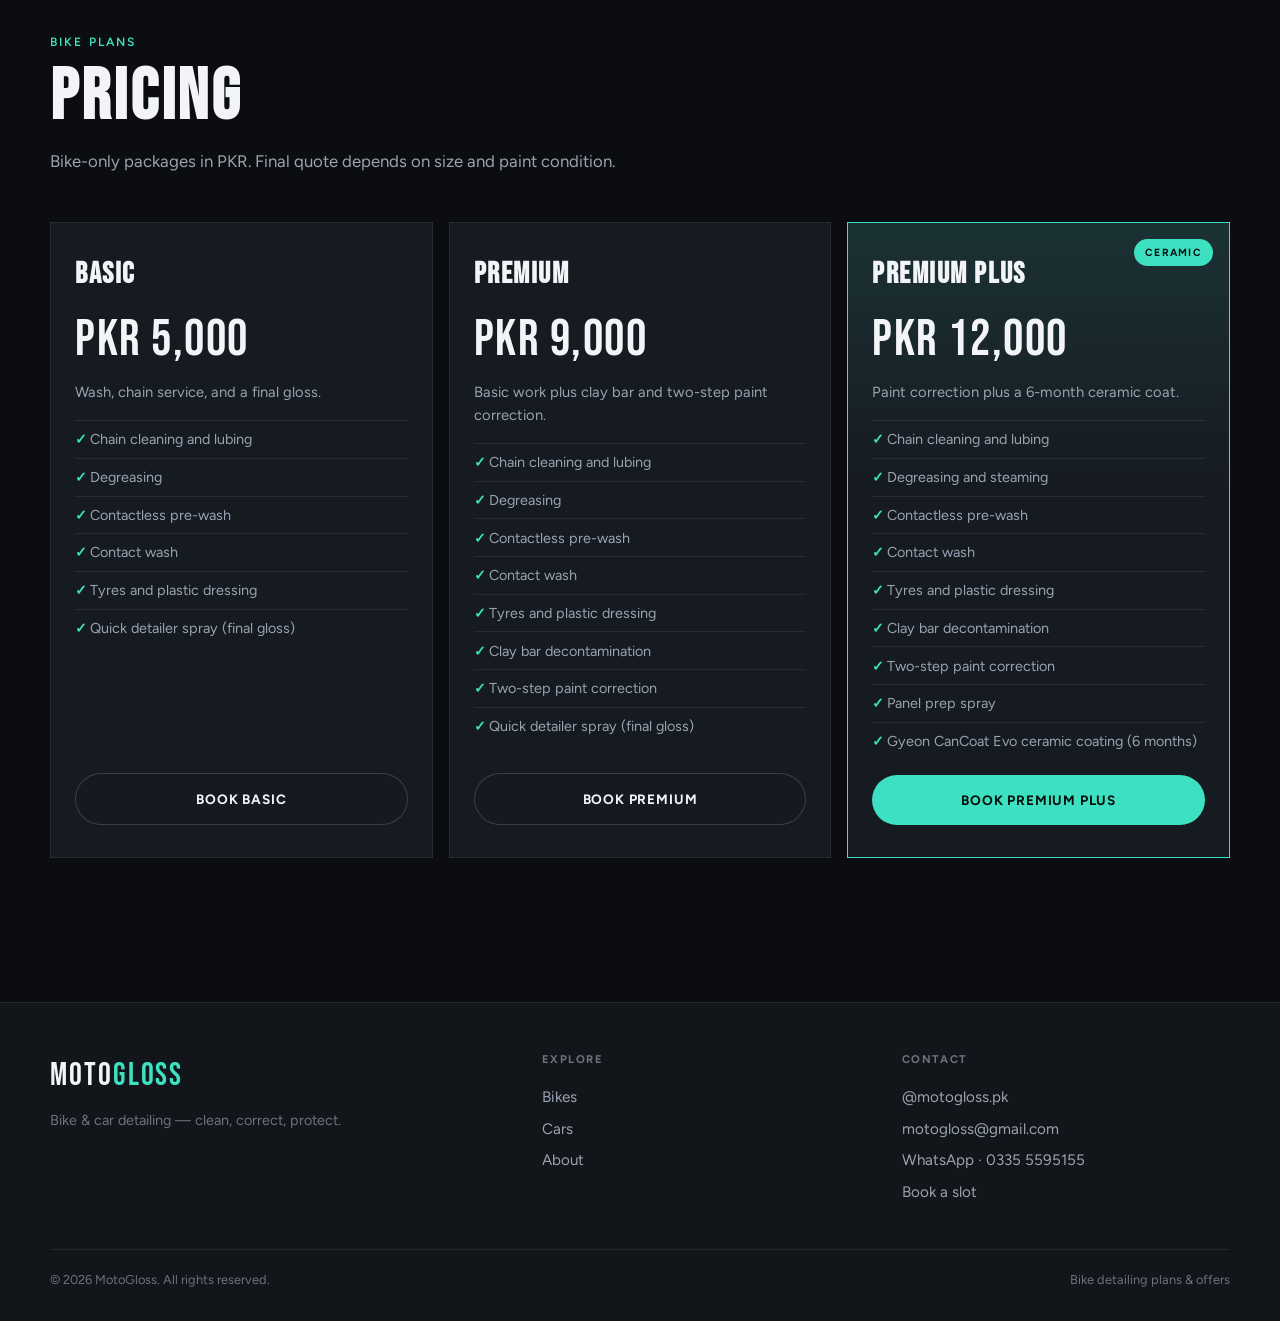
<file: bikes.html>
<!DOCTYPE html>
<html lang="en">
  <head>
    <meta charset="UTF-8" />
    <meta name="viewport" content="width=device-width, initial-scale=1" />
    <title>Bike Detailing — MotoGloss</title>
    <meta
      name="description"
      content="Motorcycle detailing plans, pricing, and offers from MotoGloss — wash, polish, ceramic, and showroom finishes."
    />
    <link rel="preconnect" href="https://fonts.googleapis.com" />
    <link rel="preconnect" href="https://fonts.gstatic.com" crossorigin />
    <link
      href="https://fonts.googleapis.com/css2?family=Bebas+Neue&family=Figtree:wght@400;500;600;700&display=swap"
      rel="stylesheet"
      media="print"
      onload="this.media='all'"
    />
    <noscript>
      <link
        href="https://fonts.googleapis.com/css2?family=Bebas+Neue&family=Figtree:wght@400;500;600;700&display=swap"
        rel="stylesheet"
      />
    </noscript>
    <script>
      (function () {
        try {
          var t = localStorage.getItem("mg-theme");
          if (t !== "light" && t !== "dark") {
            t = "dark";
          }
          document.documentElement.setAttribute("data-theme", t);
        } catch (e) {}
      })();
    </script>
    <link rel="stylesheet" href="css/styles.css?v=mobile13" />
  </head>
  <body>
    <div class="site-wrap">
      <header class="site-header">
        <div class="nav-inner">
          <a class="logo" href="index.html"><span class="logo-stack"><span class="logo-mark">MOTO<span class="logo-accent">GLOSS</span></span><span class="logo-sub" aria-label="detailing"><span>d</span><span>e</span><span>t</span><span>a</span><span>i</span><span>l</span><span>i</span><span>n</span><span>g</span></span></span></a>
          <nav class="nav-links" aria-label="Primary">
            <a href="index.html">Home</a>
            <div class="nav-item is-active">
              <a class="nav-drop-btn" href="bikes.html" aria-current="page">Bikes</a>
              <div class="nav-dropdown">
                <a href="bikes.html" aria-current="page">Bike detailing</a>
                <a href="bikes.html#plans">Plans &amp; pricing</a>
              </div>
            </div>
            <div class="nav-item">
              <a class="nav-drop-btn" href="cars.html">Cars</a>
              <div class="nav-dropdown">
                <a href="cars.html">Car detailing</a>
                <a href="cars.html#plans">Plans &amp; pricing</a>
              </div>
            </div>
            <a href="services.html">Services</a>
            <a href="about.html">About</a>
            <a href="about.html#contact">Contact</a>
          </nav>
          <div class="nav-actions">
            <button class="theme-toggle" type="button" aria-label="Switch theme">
              <svg class="icon-moon" viewBox="0 0 24 24" aria-hidden="true">
                <path d="M21 14.5A8.5 8.5 0 0 1 9.5 3 7 7 0 1 0 21 14.5z" />
              </svg>
              <svg class="icon-sun" viewBox="0 0 24 24" aria-hidden="true">
                <circle cx="12" cy="12" r="4" />
                <path d="M12 2v2M12 20v2M4.9 4.9l1.4 1.4M17.7 17.7l1.4 1.4M2 12h2M20 12h2M4.9 19.1l1.4-1.4M17.7 6.3l1.4-1.4" />
              </svg>
            </button>
            <a class="nav-cta" href="about.html#contact">Book a detail</a>
            <button class="menu-toggle" type="button" aria-label="Open menu" aria-expanded="false">
              <span></span>
            </button>
          </div>
        </div>
      </header>

      <nav class="mobile-nav" aria-label="Mobile">
        <a href="index.html">Home</a>
        <a href="bikes.html" aria-current="page">Bikes</a>
        <a class="mobile-sublink" href="bikes.html#plans">Bike plans</a>
        <a href="cars.html">Cars</a>
        <a class="mobile-sublink" href="cars.html#plans">Car plans</a>
        <a href="services.html">Services</a>
        <a href="about.html">About</a>
        <a href="about.html#contact">Contact</a>
      </nav>

      <main>
        <header class="page-hero page-hero-photo page-hero-photo--bikes">
          <img
            class="page-hero-media"
            src="assets/bikes-hero.jpg?v=3"
            alt=""
            aria-hidden="true"
            decoding="async"
          />
          <div class="container reveal">
            <p class="section-label">Motorcycles</p>
            <h1 class="section-title">Bike detailing</h1>
            <p class="section-lead">
              Sport bikes, cruisers, and street machines — cleaned, corrected,
              and locked in with a wet-look finish.
            </p>
            <div class="btn-row" style="margin-top: 1.5rem">
              <a class="btn btn-primary" href="#plans">See plans</a>
              <a class="btn btn-ghost" href="about.html#contact">Book a detail</a>
            </div>
          </div>
        </header>

        <section class="section" id="overview">
          <div class="container">
            <div class="section-head reveal">
              <p class="section-label">What’s included</p>
              <h2 class="section-title">Built for two wheels</h2>
              <p class="section-lead">
                Fairings, tanks, chains, and chrome get the attention they need —
                not a rushed car-wash rinse.
              </p>
            </div>
            <ul class="service-list">
              <li class="service-item reveal">
                <span class="service-num">01</span>
                <div>
                  <h3>Wash &amp; gloss</h3>
                  <p class="blurb">Safe foam wash, wheel clean, and a high-gloss wipe-down.</p>
                </div>
                <ul class="details">
                  <li>Hand wash &amp; dry</li>
                  <li>Tyres &amp; plastics</li>
                  <li>Chain wipe</li>
                </ul>
              </li>
              <li class="service-item reveal">
                <span class="service-num">02</span>
                <div>
                  <h3>Polish &amp; protect</h3>
                  <p class="blurb">Machine polish on key panels plus sealant or ceramic.</p>
                </div>
                <ul class="details">
                  <li>Swirl reduction</li>
                  <li>Tank &amp; fairing focus</li>
                  <li>Hydrophobic top coat</li>
                </ul>
              </li>
              <li class="service-item reveal">
                <span class="service-num">03</span>
                <div>
                  <h3>Show / sale prep</h3>
                  <p class="blurb">Photo-ready finish for meets, listings, or weekend flex.</p>
                </div>
                <ul class="details">
                  <li>Full correction option</li>
                  <li>Chrome brightening</li>
                  <li>Engine bay tidy</li>
                </ul>
              </li>
            </ul>
          </div>
        </section>

        <hr class="divider-glow" />

        <section class="section" id="plans">
          <div class="container">
            <div class="section-head reveal">
              <p class="section-label">Bike plans</p>
              <h2 class="section-title">Pricing</h2>
              <p class="section-lead">
                Bike-only packages in PKR. Final quote depends on size and paint condition.
              </p>
            </div>

            <div class="pricing-grid">
              <article class="price-plan reveal">
                <h3>Basic</h3>
                <p class="price">PKR 5,000</p>
                <p class="desc">Wash, chain service, and a final gloss.</p>
                <ul>
                  <li>Chain cleaning and lubing</li>
                  <li>Degreasing</li>
                  <li>Contactless pre-wash</li>
                  <li>Contact wash</li>
                  <li>Tyres and plastic dressing</li>
                  <li>Quick detailer spray (final gloss)</li>
                </ul>
                <a class="btn btn-ghost" href="about.html#contact">Book Basic</a>
              </article>

              <article class="price-plan reveal">
                <h3>Premium</h3>
                <p class="price">PKR 9,000</p>
                <p class="desc">Basic work plus clay bar and two-step paint correction.</p>
                <ul>
                  <li>Chain cleaning and lubing</li>
                  <li>Degreasing</li>
                  <li>Contactless pre-wash</li>
                  <li>Contact wash</li>
                  <li>Tyres and plastic dressing</li>
                  <li>Clay bar decontamination</li>
                  <li>Two-step paint correction</li>
                  <li>Quick detailer spray (final gloss)</li>
                </ul>
                <a class="btn btn-ghost" href="about.html#contact">Book Premium</a>
              </article>

              <article class="price-plan featured reveal">
                <span class="badge">Ceramic</span>
                <h3>Premium Plus</h3>
                <p class="price">PKR 12,000</p>
                <p class="desc">Paint correction plus a 6-month ceramic coat.</p>
                <ul>
                  <li>Chain cleaning and lubing</li>
                  <li>Degreasing and steaming</li>
                  <li>Contactless pre-wash</li>
                  <li>Contact wash</li>
                  <li>Tyres and plastic dressing</li>
                  <li>Clay bar decontamination</li>
                  <li>Two-step paint correction</li>
                  <li>Panel prep spray</li>
                  <li>Gyeon CanCoat Evo ceramic coating (6 months)</li>
                </ul>
                <a class="btn btn-primary" href="about.html#contact">Book Premium Plus</a>
              </article>
            </div>
          </div>
        </section>

      </main>

      <footer class="site-footer">
        <div class="container footer-grid">
          <div>
            <p class="footer-brand">MOTO<span>GLOSS</span></p>
            <p class="footer-copy">Bike &amp; car detailing — clean, correct, protect.</p>
          </div>
          <div class="footer-col">
            <h4>Explore</h4>
            <a href="bikes.html" aria-current="page">Bikes</a>
            <a href="cars.html">Cars</a>
            <a href="about.html">About</a>
          </div>
          <div class="footer-col">
            <h4>Contact</h4>
            <a href="https://instagram.com/motogloss.pk" target="_blank" rel="noopener noreferrer">@motogloss.pk</a>
            <a href="mailto:motogloss@gmail.com">motogloss@gmail.com</a>
            <a href="https://wa.me/923355595155" target="_blank" rel="noopener noreferrer">WhatsApp · 0335 5595155</a>
            <a href="about.html#contact">Book a slot</a>
          </div>
        </div>
        <div class="container footer-bottom">
          <span>© <span id="y"></span> MotoGloss. All rights reserved.</span>
          <span>Bike detailing plans &amp; offers</span>
        </div>
      </footer>
    </div>
    <script>
      document.getElementById("y").textContent = new Date().getFullYear();
    </script>
    <script src="js/main.js"></script>
  </body>
</html>
</file>
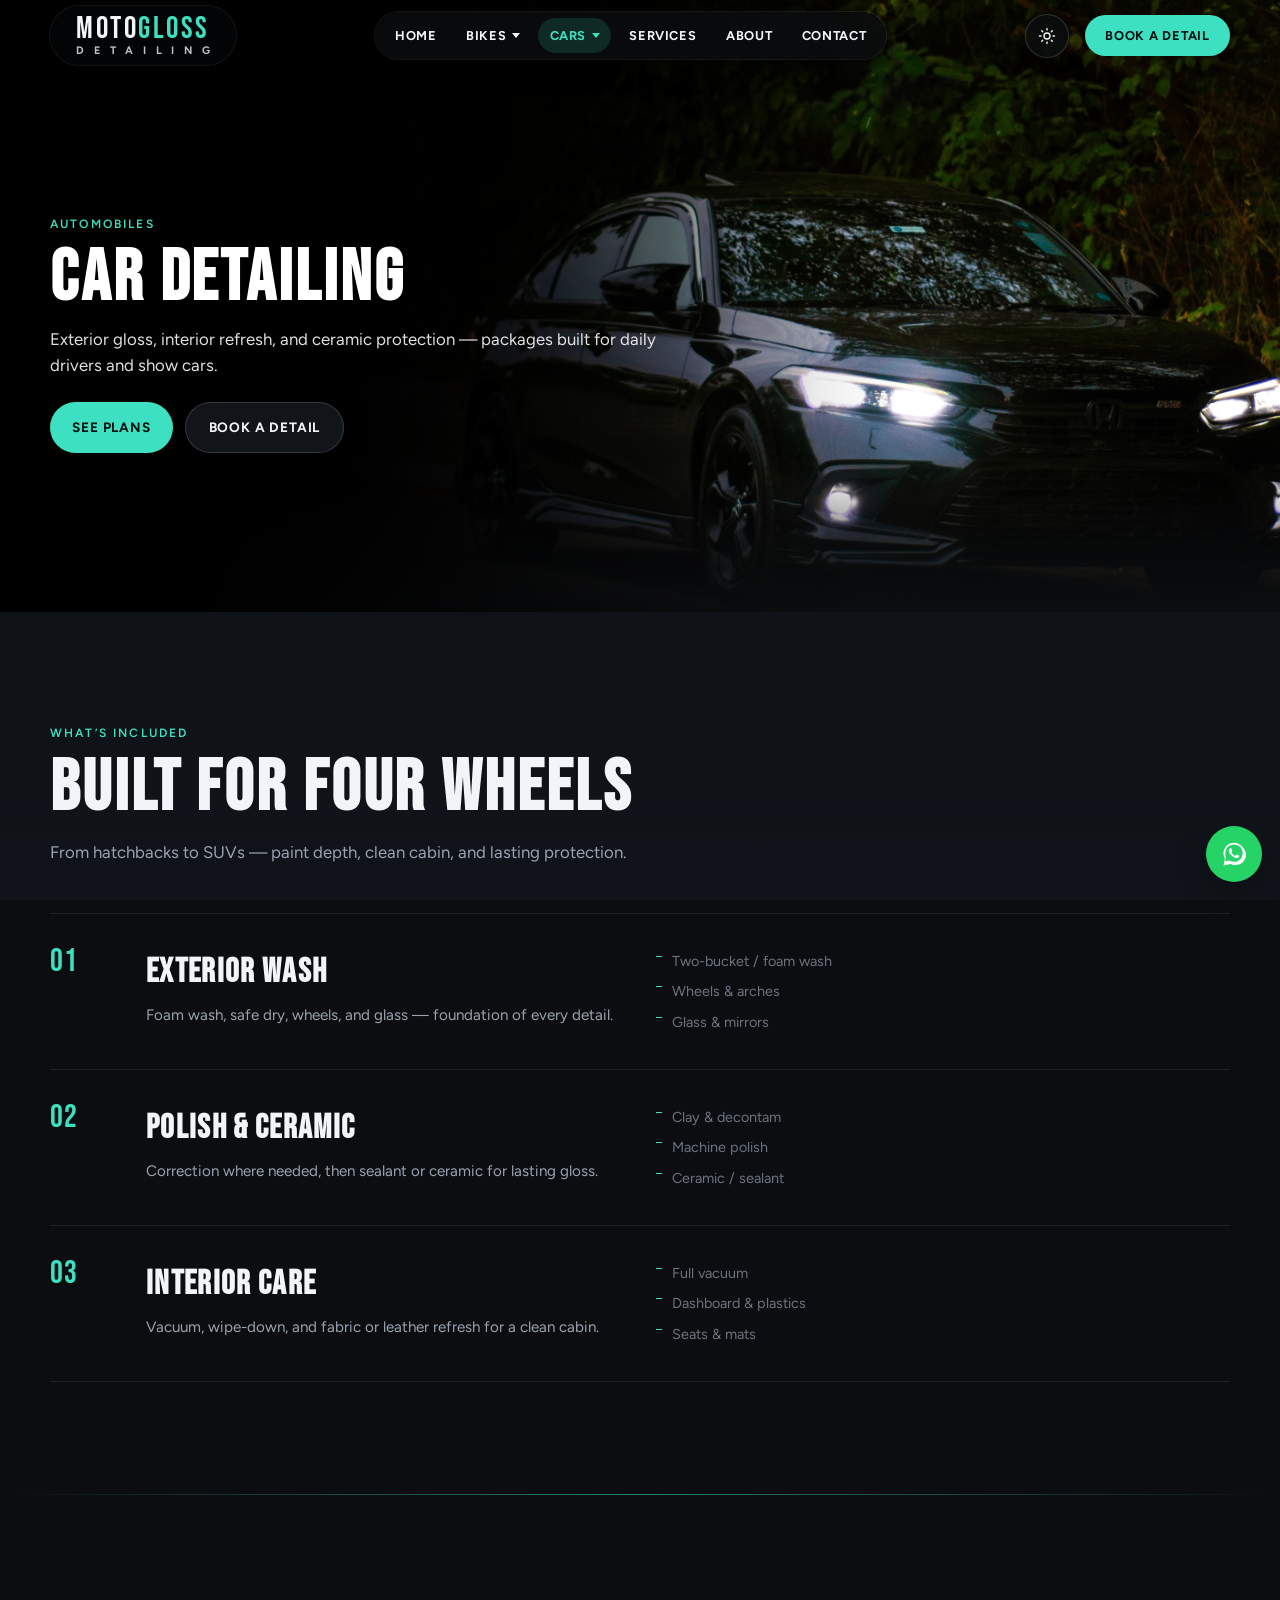
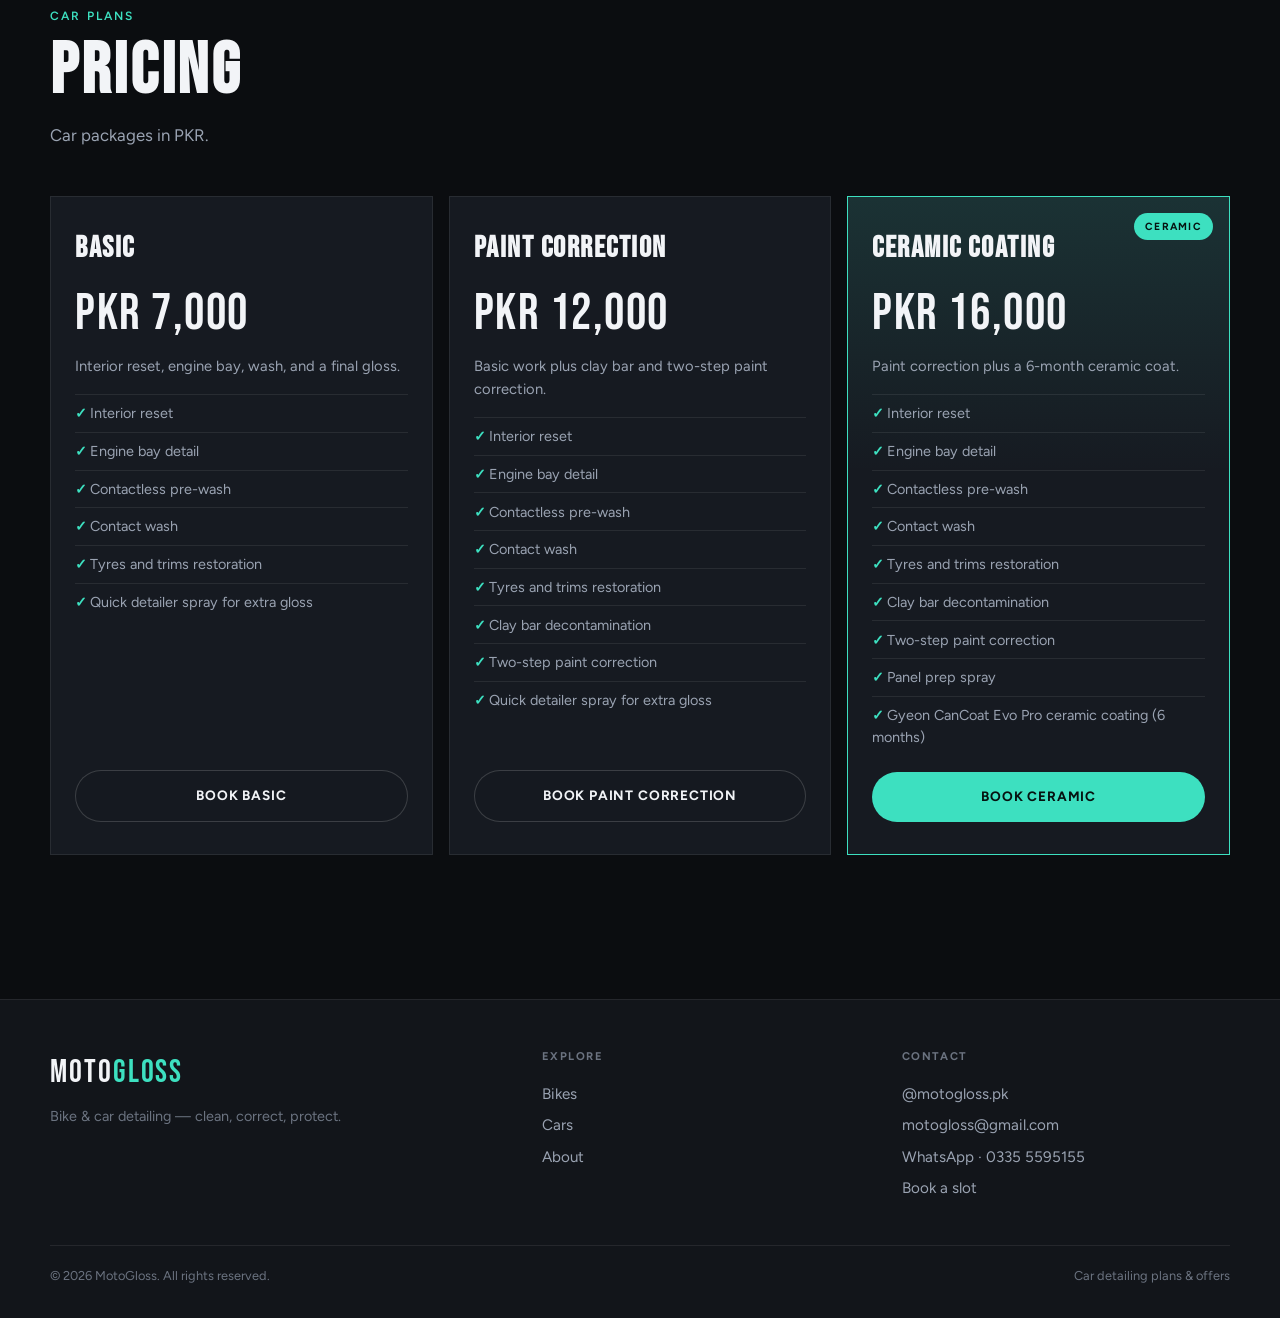
<file: cars.html>
<!DOCTYPE html>
<html lang="en">
  <head>
    <meta charset="UTF-8" />
    <meta name="viewport" content="width=device-width, initial-scale=1" />
    <title>Car Detailing — MotoGloss</title>
    <meta
      name="description"
      content="Car detailing plans, pricing, and offers from MotoGloss — exterior wash, polish, ceramic, and interior care."
    />
    <link rel="preconnect" href="https://fonts.googleapis.com" />
    <link rel="preconnect" href="https://fonts.gstatic.com" crossorigin />
    <link
      href="https://fonts.googleapis.com/css2?family=Bebas+Neue&family=Figtree:wght@400;500;600;700&display=swap"
      rel="stylesheet"
      media="print"
      onload="this.media='all'"
    />
    <noscript>
      <link
        href="https://fonts.googleapis.com/css2?family=Bebas+Neue&family=Figtree:wght@400;500;600;700&display=swap"
        rel="stylesheet"
      />
    </noscript>
    <script>
      (function () {
        try {
          var t = localStorage.getItem("mg-theme");
          if (t !== "light" && t !== "dark") {
            t = "dark";
          }
          document.documentElement.setAttribute("data-theme", t);
        } catch (e) {}
      })();
    </script>
    <link rel="stylesheet" href="css/styles.css?v=mobile13" />
  </head>
  <body>
    <div class="site-wrap">
      <header class="site-header">
        <div class="nav-inner">
          <a class="logo" href="index.html"><span class="logo-stack"><span class="logo-mark">MOTO<span class="logo-accent">GLOSS</span></span><span class="logo-sub" aria-label="detailing"><span>d</span><span>e</span><span>t</span><span>a</span><span>i</span><span>l</span><span>i</span><span>n</span><span>g</span></span></span></a>
          <nav class="nav-links" aria-label="Primary">
            <a href="index.html">Home</a>
            <div class="nav-item">
              <a class="nav-drop-btn" href="bikes.html">Bikes</a>
              <div class="nav-dropdown">
                <a href="bikes.html">Bike detailing</a>
                <a href="bikes.html#plans">Plans &amp; pricing</a>
              </div>
            </div>
            <div class="nav-item is-active">
              <a class="nav-drop-btn" href="cars.html" aria-current="page">Cars</a>
              <div class="nav-dropdown">
                <a href="cars.html" aria-current="page">Car detailing</a>
                <a href="cars.html#plans">Plans &amp; pricing</a>
              </div>
            </div>
            <a href="services.html">Services</a>
            <a href="about.html">About</a>
            <a href="about.html#contact">Contact</a>
          </nav>
          <div class="nav-actions">
            <button class="theme-toggle" type="button" aria-label="Switch theme">
              <svg class="icon-moon" viewBox="0 0 24 24" aria-hidden="true">
                <path d="M21 14.5A8.5 8.5 0 0 1 9.5 3 7 7 0 1 0 21 14.5z" />
              </svg>
              <svg class="icon-sun" viewBox="0 0 24 24" aria-hidden="true">
                <circle cx="12" cy="12" r="4" />
                <path d="M12 2v2M12 20v2M4.9 4.9l1.4 1.4M17.7 17.7l1.4 1.4M2 12h2M20 12h2M4.9 19.1l1.4-1.4M17.7 6.3l1.4-1.4" />
              </svg>
            </button>
            <a class="nav-cta" href="about.html#contact">Book a detail</a>
            <button class="menu-toggle" type="button" aria-label="Open menu" aria-expanded="false">
              <span></span>
            </button>
          </div>
        </div>
      </header>

      <nav class="mobile-nav" aria-label="Mobile">
        <a href="index.html">Home</a>
        <a href="bikes.html">Bikes</a>
        <a class="mobile-sublink" href="bikes.html#plans">Bike plans</a>
        <a href="cars.html" aria-current="page">Cars</a>
        <a class="mobile-sublink" href="cars.html#plans">Car plans</a>
        <a href="services.html">Services</a>
        <a href="about.html">About</a>
        <a href="about.html#contact">Contact</a>
      </nav>

      <main>
        <header class="page-hero page-hero-photo page-hero-photo--cars">
          <img
            class="page-hero-media"
            src="assets/cars-hero.jpg?v=3"
            alt=""
            aria-hidden="true"
            decoding="async"
          />
          <div class="container reveal">
            <p class="section-label">Automobiles</p>
            <h1 class="section-title">Car detailing</h1>
            <p class="section-lead">
              Exterior gloss, interior refresh, and ceramic protection — packages
              built for daily drivers and show cars.
            </p>
            <div class="btn-row" style="margin-top: 1.5rem">
              <a class="btn btn-primary" href="#plans">See plans</a>
              <a class="btn btn-ghost" href="about.html#contact">Book a detail</a>
            </div>
          </div>
        </header>

        <section class="section" id="overview">
          <div class="container">
            <div class="section-head reveal">
              <p class="section-label">What’s included</p>
              <h2 class="section-title">Built for four wheels</h2>
              <p class="section-lead">
                From hatchbacks to SUVs — paint depth, clean cabin, and lasting
                protection.
              </p>
            </div>
            <ul class="service-list">
              <li class="service-item reveal">
                <span class="service-num">01</span>
                <div>
                  <h3>Exterior wash</h3>
                  <p class="blurb">Foam wash, safe dry, wheels, and glass — foundation of every detail.</p>
                </div>
                <ul class="details">
                  <li>Two-bucket / foam wash</li>
                  <li>Wheels &amp; arches</li>
                  <li>Glass &amp; mirrors</li>
                </ul>
              </li>
              <li class="service-item reveal">
                <span class="service-num">02</span>
                <div>
                  <h3>Polish &amp; ceramic</h3>
                  <p class="blurb">Correction where needed, then sealant or ceramic for lasting gloss.</p>
                </div>
                <ul class="details">
                  <li>Clay &amp; decontam</li>
                  <li>Machine polish</li>
                  <li>Ceramic / sealant</li>
                </ul>
              </li>
              <li class="service-item reveal">
                <span class="service-num">03</span>
                <div>
                  <h3>Interior care</h3>
                  <p class="blurb">Vacuum, wipe-down, and fabric or leather refresh for a clean cabin.</p>
                </div>
                <ul class="details">
                  <li>Full vacuum</li>
                  <li>Dashboard &amp; plastics</li>
                  <li>Seats &amp; mats</li>
                </ul>
              </li>
            </ul>
          </div>
        </section>

        <hr class="divider-glow" />

        <section class="section" id="plans">
          <div class="container">
            <div class="section-head reveal">
              <p class="section-label">Car plans</p>
              <h2 class="section-title">Pricing</h2>
              <p class="section-lead">
                Car packages in PKR.
              </p>
            </div>

            <div class="pricing-grid">
              <article class="price-plan reveal">
                <h3>Basic</h3>
                <p class="price">PKR 7,000</p>
                <p class="desc">Interior reset, engine bay, wash, and a final gloss.</p>
                <ul>
                  <li>Interior reset</li>
                  <li>Engine bay detail</li>
                  <li>Contactless pre-wash</li>
                  <li>Contact wash</li>
                  <li>Tyres and trims restoration</li>
                  <li>Quick detailer spray for extra gloss</li>
                </ul>
                <a class="btn btn-ghost" href="about.html#contact">Book Basic</a>
              </article>

              <article class="price-plan reveal">
                <h3>Paint Correction</h3>
                <p class="price">PKR 12,000</p>
                <p class="desc">Basic work plus clay bar and two-step paint correction.</p>
                <ul>
                  <li>Interior reset</li>
                  <li>Engine bay detail</li>
                  <li>Contactless pre-wash</li>
                  <li>Contact wash</li>
                  <li>Tyres and trims restoration</li>
                  <li>Clay bar decontamination</li>
                  <li>Two-step paint correction</li>
                  <li>Quick detailer spray for extra gloss</li>
                </ul>
                <a class="btn btn-ghost" href="about.html#contact">Book Paint Correction</a>
              </article>

              <article class="price-plan featured reveal">
                <span class="badge">Ceramic</span>
                <h3>Ceramic Coating</h3>
                <p class="price">PKR 16,000</p>
                <p class="desc">Paint correction plus a 6-month ceramic coat.</p>
                <ul>
                  <li>Interior reset</li>
                  <li>Engine bay detail</li>
                  <li>Contactless pre-wash</li>
                  <li>Contact wash</li>
                  <li>Tyres and trims restoration</li>
                  <li>Clay bar decontamination</li>
                  <li>Two-step paint correction</li>
                  <li>Panel prep spray</li>
                  <li>Gyeon CanCoat Evo Pro ceramic coating (6 months)</li>
                </ul>
                <a class="btn btn-primary" href="about.html#contact">Book Ceramic</a>
              </article>
            </div>
          </div>
        </section>

      </main>

      <footer class="site-footer">
        <div class="container footer-grid">
          <div>
            <p class="footer-brand">MOTO<span>GLOSS</span></p>
            <p class="footer-copy">Bike &amp; car detailing — clean, correct, protect.</p>
          </div>
          <div class="footer-col">
            <h4>Explore</h4>
            <a href="bikes.html">Bikes</a>
            <a href="cars.html" aria-current="page">Cars</a>
            <a href="about.html">About</a>
          </div>
          <div class="footer-col">
            <h4>Contact</h4>
            <a href="https://instagram.com/motogloss.pk" target="_blank" rel="noopener noreferrer">@motogloss.pk</a>
            <a href="mailto:motogloss@gmail.com">motogloss@gmail.com</a>
            <a href="https://wa.me/923355595155" target="_blank" rel="noopener noreferrer">WhatsApp · 0335 5595155</a>
            <a href="about.html#contact">Book a slot</a>
          </div>
        </div>
        <div class="container footer-bottom">
          <span>© <span id="y"></span> MotoGloss. All rights reserved.</span>
          <span>Car detailing plans &amp; offers</span>
        </div>
      </footer>
    </div>
    <script>
      document.getElementById("y").textContent = new Date().getFullYear();
    </script>
    <script src="js/main.js"></script>
  </body>
</html>
</file>
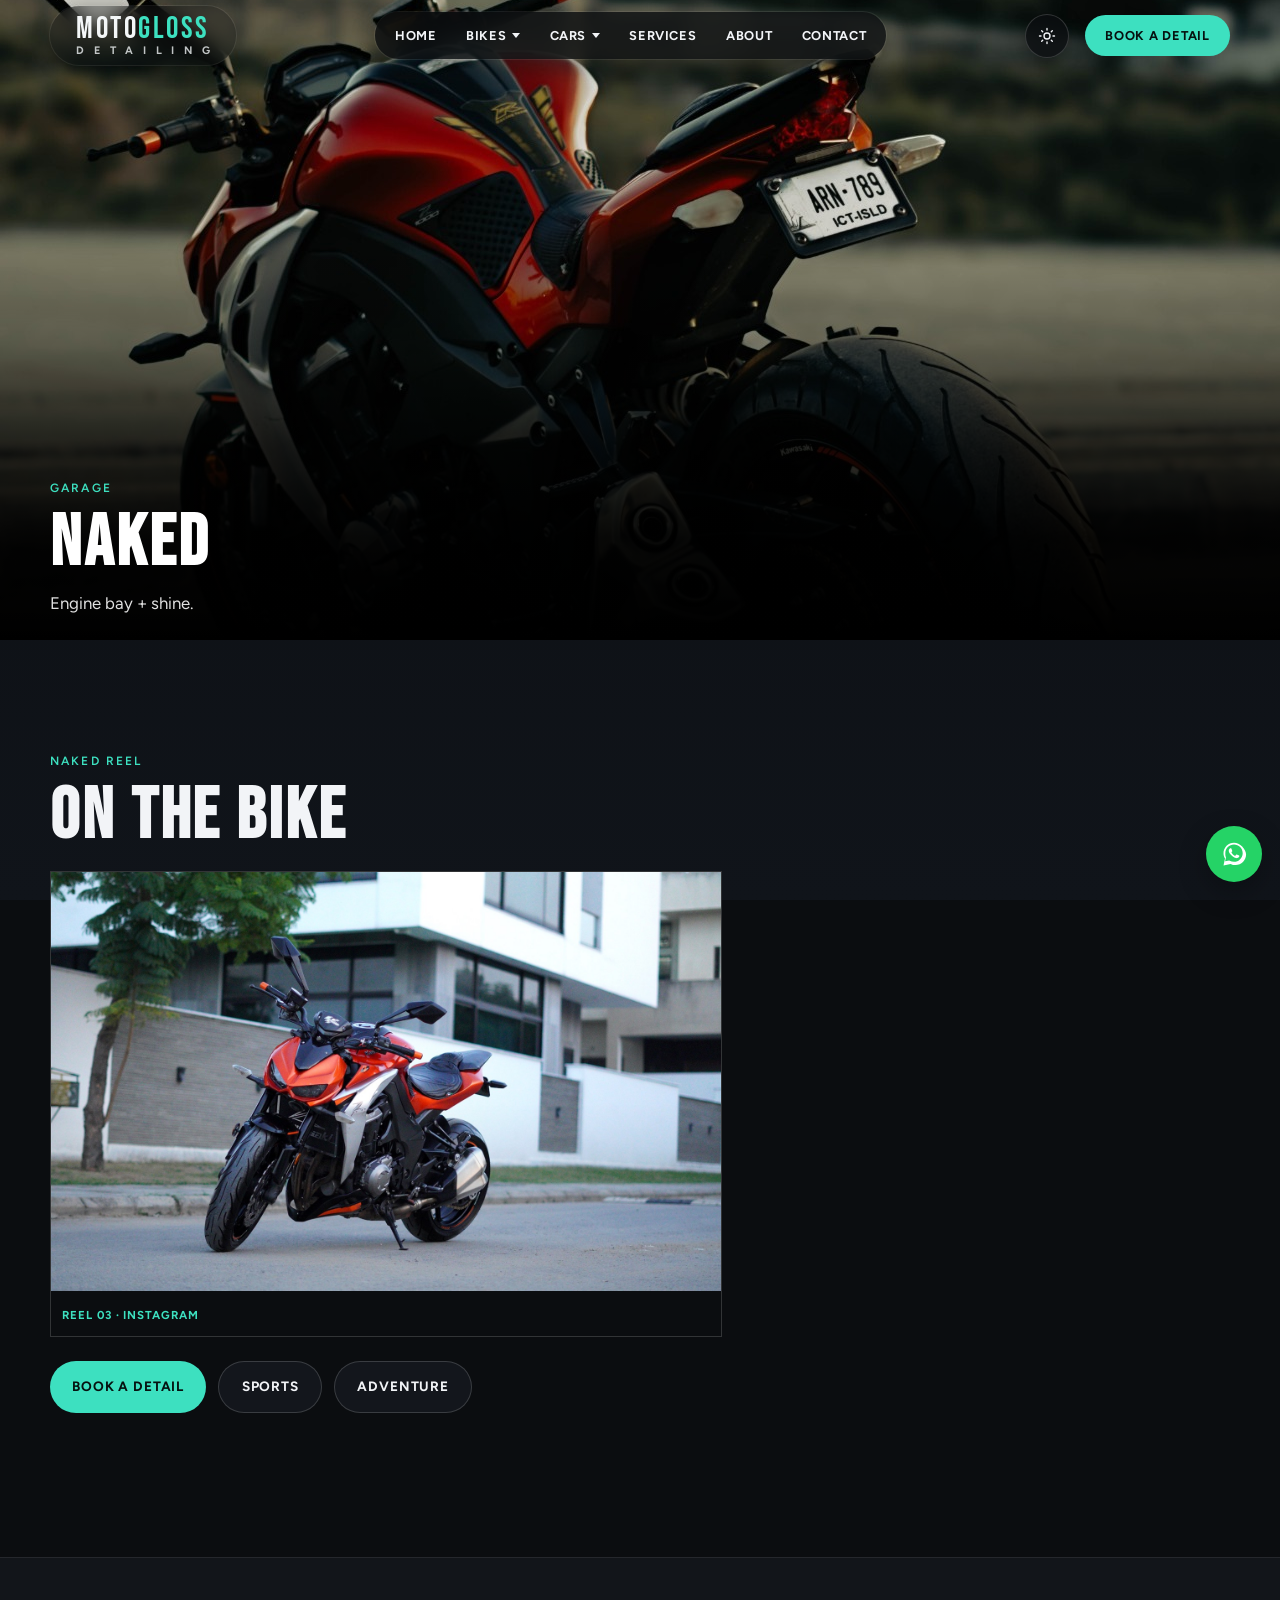
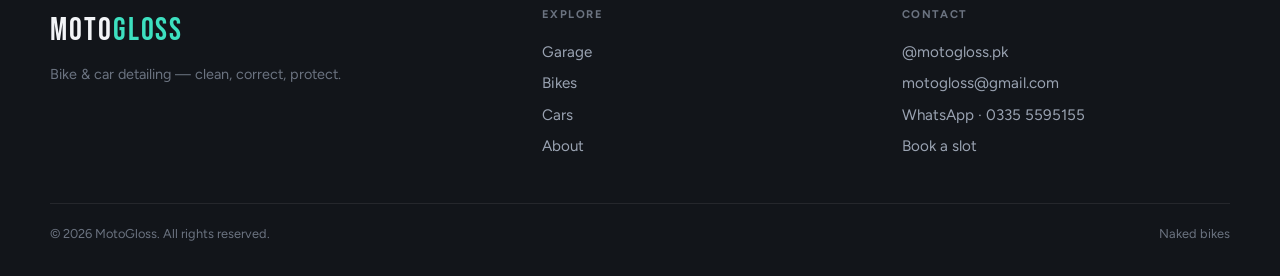
<file: naked.html>
<!DOCTYPE html>
<html lang="en">
  <head>
    <meta charset="UTF-8" />
    <meta name="viewport" content="width=device-width, initial-scale=1" />
    <title>Naked bikes — MotoGloss</title>
    <meta
      name="description"
      content="Naked bikes detailed by MotoGloss — engine bay and shine, with the naked reel."
    />
    <link rel="preconnect" href="https://fonts.googleapis.com" />
    <link rel="preconnect" href="https://fonts.gstatic.com" crossorigin />
    <link
      href="https://fonts.googleapis.com/css2?family=Bebas+Neue&family=Figtree:wght@400;500;600;700&display=swap"
      rel="stylesheet"
      media="print"
      onload="this.media='all'"
    />
    <noscript>
      <link
        href="https://fonts.googleapis.com/css2?family=Bebas+Neue&family=Figtree:wght@400;500;600;700&display=swap"
        rel="stylesheet"
      />
    </noscript>
    <script>
      (function () {
        try {
          var t = localStorage.getItem("mg-theme");
          if (t !== "light" && t !== "dark") t = "dark";
          document.documentElement.setAttribute("data-theme", t);
        } catch (e) {}
      })();
    </script>
    <link rel="stylesheet" href="css/styles.css?v=mobile14" />
  </head>
  <body>
    <div class="site-wrap">
      <header class="site-header">
        <div class="nav-inner">
          <a class="logo" href="index.html"><span class="logo-stack"><span class="logo-mark">MOTO<span class="logo-accent">GLOSS</span></span><span class="logo-sub" aria-label="detailing"><span>d</span><span>e</span><span>t</span><span>a</span><span>i</span><span>l</span><span>i</span><span>n</span><span>g</span></span></span></a>
          <nav class="nav-links" aria-label="Primary">
            <a href="index.html">Home</a>
            <div class="nav-item">
              <a class="nav-drop-btn" href="bikes.html">Bikes</a>
              <div class="nav-dropdown">
                <a href="bikes.html">Bike detailing</a>
                <a href="bikes.html#plans">Plans &amp; pricing</a>
              </div>
            </div>
            <div class="nav-item">
              <a class="nav-drop-btn" href="cars.html">Cars</a>
              <div class="nav-dropdown">
                <a href="cars.html">Car detailing</a>
                <a href="cars.html#plans">Plans &amp; pricing</a>
              </div>
            </div>
            <a href="services.html">Services</a>
            <a href="about.html">About</a>
            <a href="about.html#contact">Contact</a>
          </nav>
          <div class="nav-actions">
            <button class="theme-toggle" type="button" aria-label="Switch theme">
              <svg class="icon-moon" viewBox="0 0 24 24" aria-hidden="true"><path d="M21 14.5A8.5 8.5 0 0 1 9.5 3 7 7 0 1 0 21 14.5z" /></svg>
              <svg class="icon-sun" viewBox="0 0 24 24" aria-hidden="true"><circle cx="12" cy="12" r="4" /><path d="M12 2v2M12 20v2M4.9 4.9l1.4 1.4M17.7 17.7l1.4 1.4M2 12h2M20 12h2M4.9 19.1l1.4-1.4M17.7 6.3l1.4-1.4" /></svg>
            </button>
            <a class="nav-cta" href="about.html#contact">Book a detail</a>
            <button class="menu-toggle" type="button" aria-label="Open menu" aria-expanded="false"><span></span></button>
          </div>
        </div>
      </header>
      <nav class="mobile-nav" aria-label="Mobile">
        <a href="index.html">Home</a>
        <a href="bikes.html">Bikes</a>
        <a class="mobile-sublink" href="bikes.html#plans">Bike plans</a>
        <a href="cars.html">Cars</a>
        <a class="mobile-sublink" href="cars.html#plans">Car plans</a>
        <a href="services.html">Services</a>
        <a href="about.html">About</a>
        <a href="about.html#contact">Contact</a>
      </nav>
      <main>
        <header class="page-hero page-hero-photo page-hero-photo--garage">
          <img class="page-hero-media" src="assets/garage-naked.jpg?v=1" alt="" aria-hidden="true" decoding="async" />
          <div class="container">
            <p class="section-label">Garage</p>
            <h1 class="section-title">Naked</h1>
            <p class="section-lead">Engine bay + shine.</p>
          </div>
        </header>
        <section class="section">
          <div class="container">
            <p class="section-label">Naked reel</p>
            <h2 class="section-title">On the bike</h2>
            <div class="garage-reels">
              <div class="garage-reels-row">
                <a class="garage-reel" href="https://www.instagram.com/p/DeZbVGbqd1F/" target="_blank" rel="noopener noreferrer">
                  <span class="garage-reel-thumb" style="background-image: url('assets/video-3.jpg?v=4'); background-position: 42% center"></span>
                  <span class="garage-reel-meta">Reel 03 · Instagram</span>
                </a>
              </div>
            </div>
            <div class="btn-row" style="margin-top: 1.5rem">
              <a class="btn btn-primary" href="about.html#contact">Book a detail</a>
              <a class="btn btn-ghost" href="sports.html">Sports</a>
              <a class="btn btn-ghost" href="adventure.html">Adventure</a>
            </div>
          </div>
        </section>
      </main>
      <footer class="site-footer">
        <div class="container footer-grid">
          <div>
            <p class="footer-brand">MOTO<span>GLOSS</span></p>
            <p class="footer-copy">Bike &amp; car detailing — clean, correct, protect.</p>
          </div>
          <div class="footer-col">
            <h4>Explore</h4>
            <a href="index.html#garage">Garage</a>
            <a href="bikes.html">Bikes</a>
            <a href="cars.html">Cars</a>
            <a href="about.html">About</a>
          </div>
          <div class="footer-col">
            <h4>Contact</h4>
            <a href="https://instagram.com/motogloss.pk" target="_blank" rel="noopener noreferrer">@motogloss.pk</a>
            <a href="mailto:motogloss@gmail.com">motogloss@gmail.com</a>
            <a href="https://wa.me/923355595155" target="_blank" rel="noopener noreferrer">WhatsApp · 0335 5595155</a>
            <a href="about.html#contact">Book a slot</a>
          </div>
        </div>
        <div class="container footer-bottom">
          <span>© <span id="y"></span> MotoGloss. All rights reserved.</span>
          <span>Naked bikes</span>
        </div>
      </footer>
    </div>
    <script>
      document.getElementById("y").textContent = new Date().getFullYear();
    </script>
    <script src="js/main.js?v=mobile14"></script>
  </body>
</html>
</file>
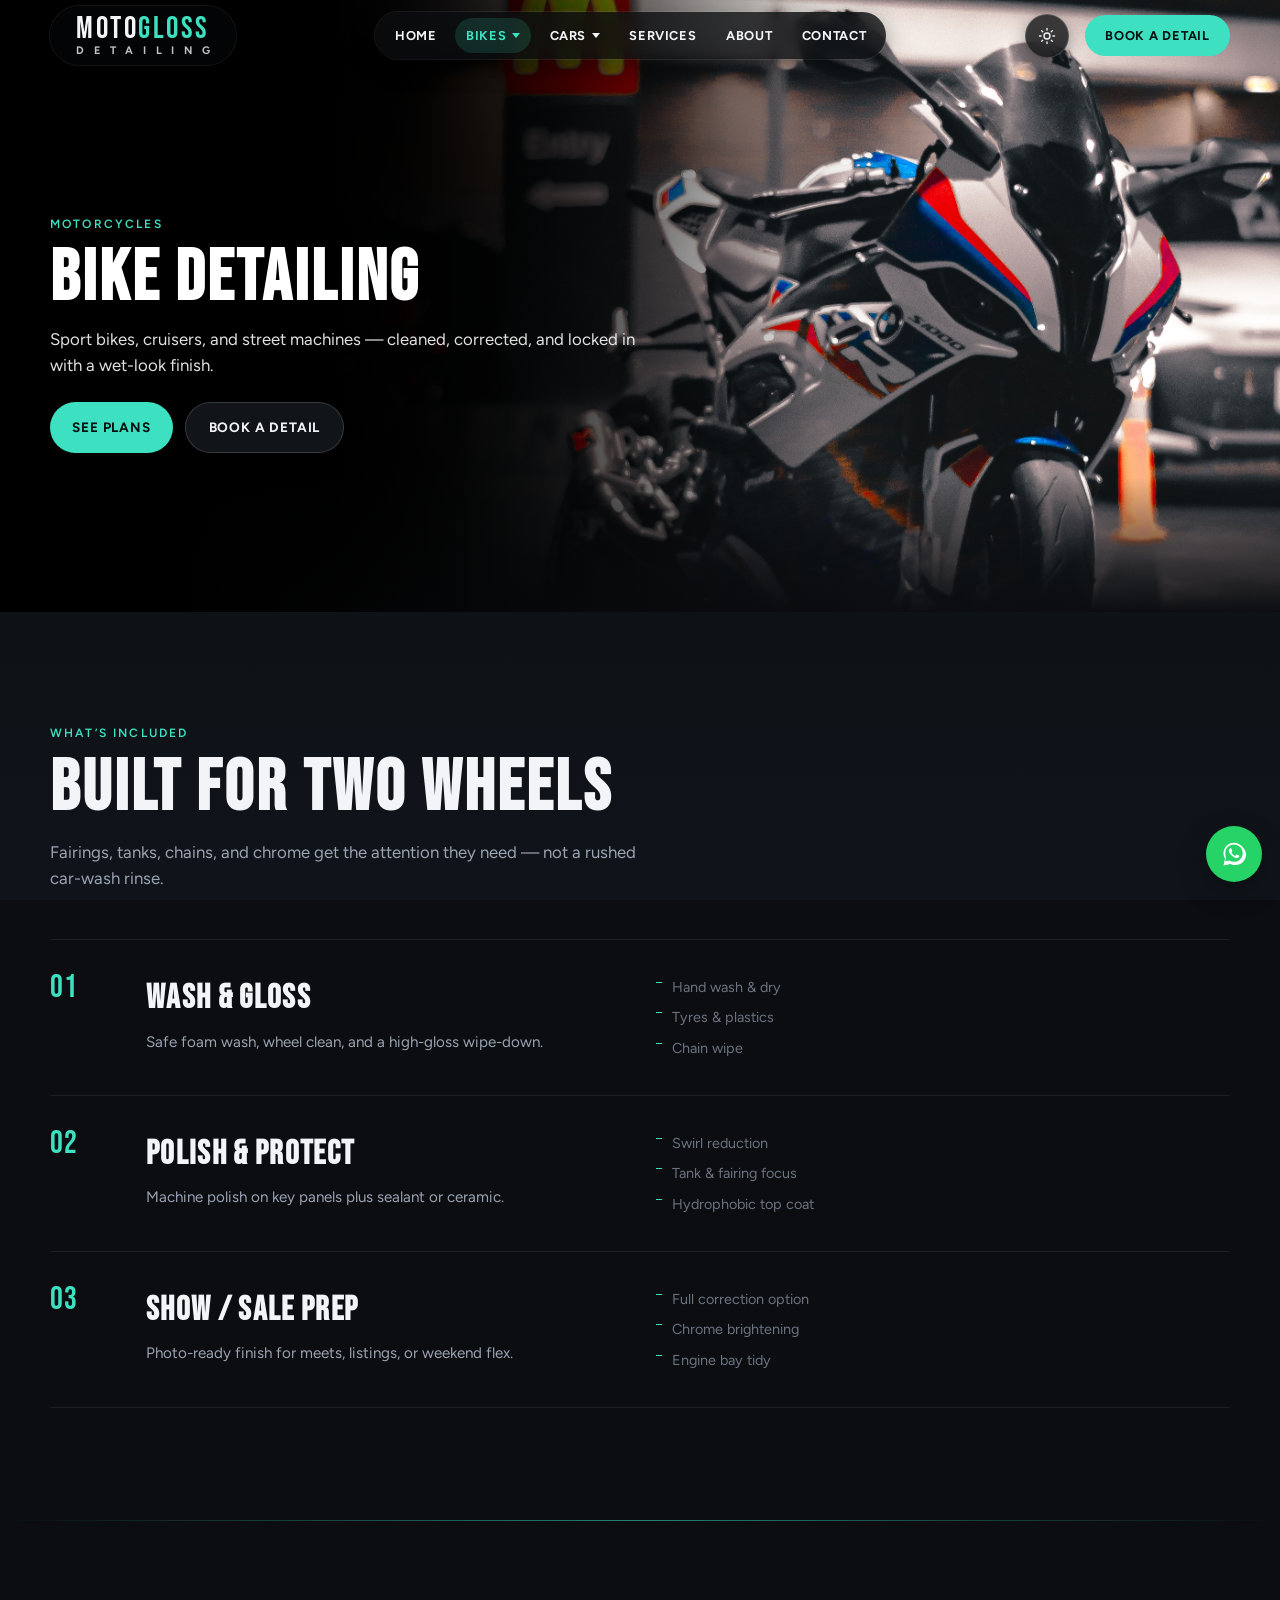
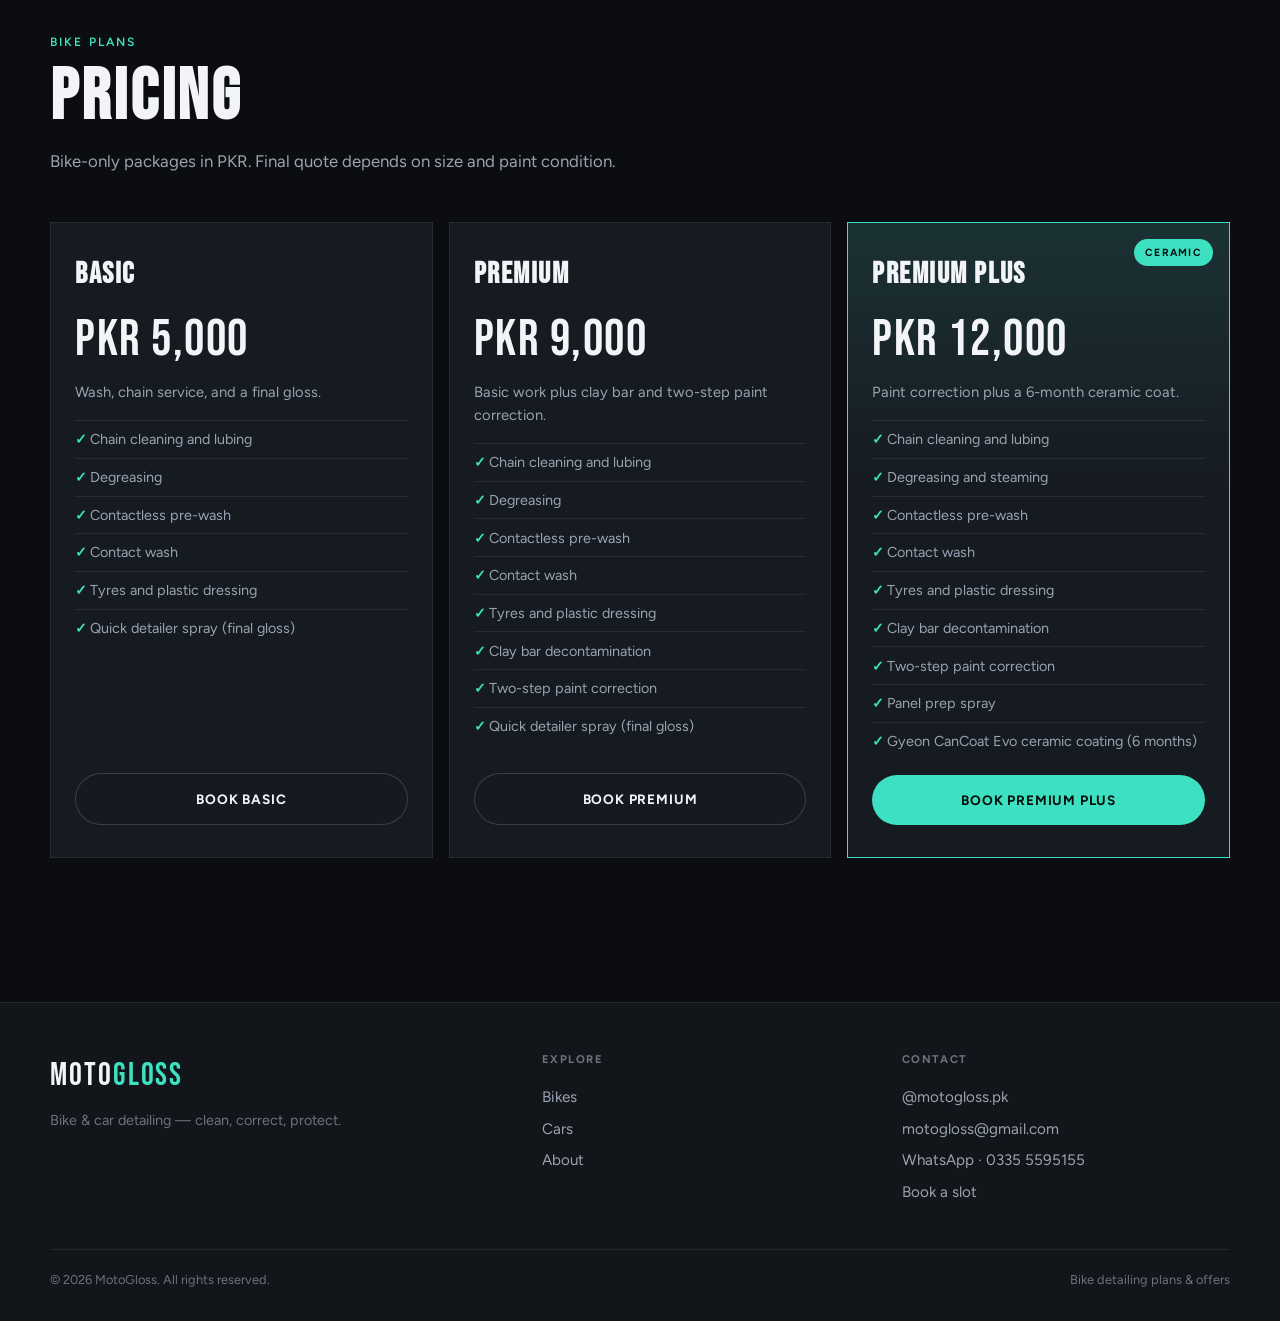
<file: pricing.html>
<!DOCTYPE html>
<html lang="en">
  <head>
    <meta charset="UTF-8" />
    <meta name="viewport" content="width=device-width, initial-scale=1" />
    <title>Pricing — MotoGloss</title>
    <meta
      name="description"
      content="Choose bike or car detailing plans, pricing, and offers from MotoGloss."
    />
    <meta http-equiv="refresh" content="0; url=bikes.html#plans" />
    <link rel="canonical" href="bikes.html" />
    <script>
      location.replace("bikes.html#plans");
    </script>
  </head>
  <body>
    <p>
      Pricing moved —
      <a href="bikes.html#plans">Bike plans</a>
      or
      <a href="cars.html#plans">Car plans</a>.
    </p>
  </body>
</html>
</file>
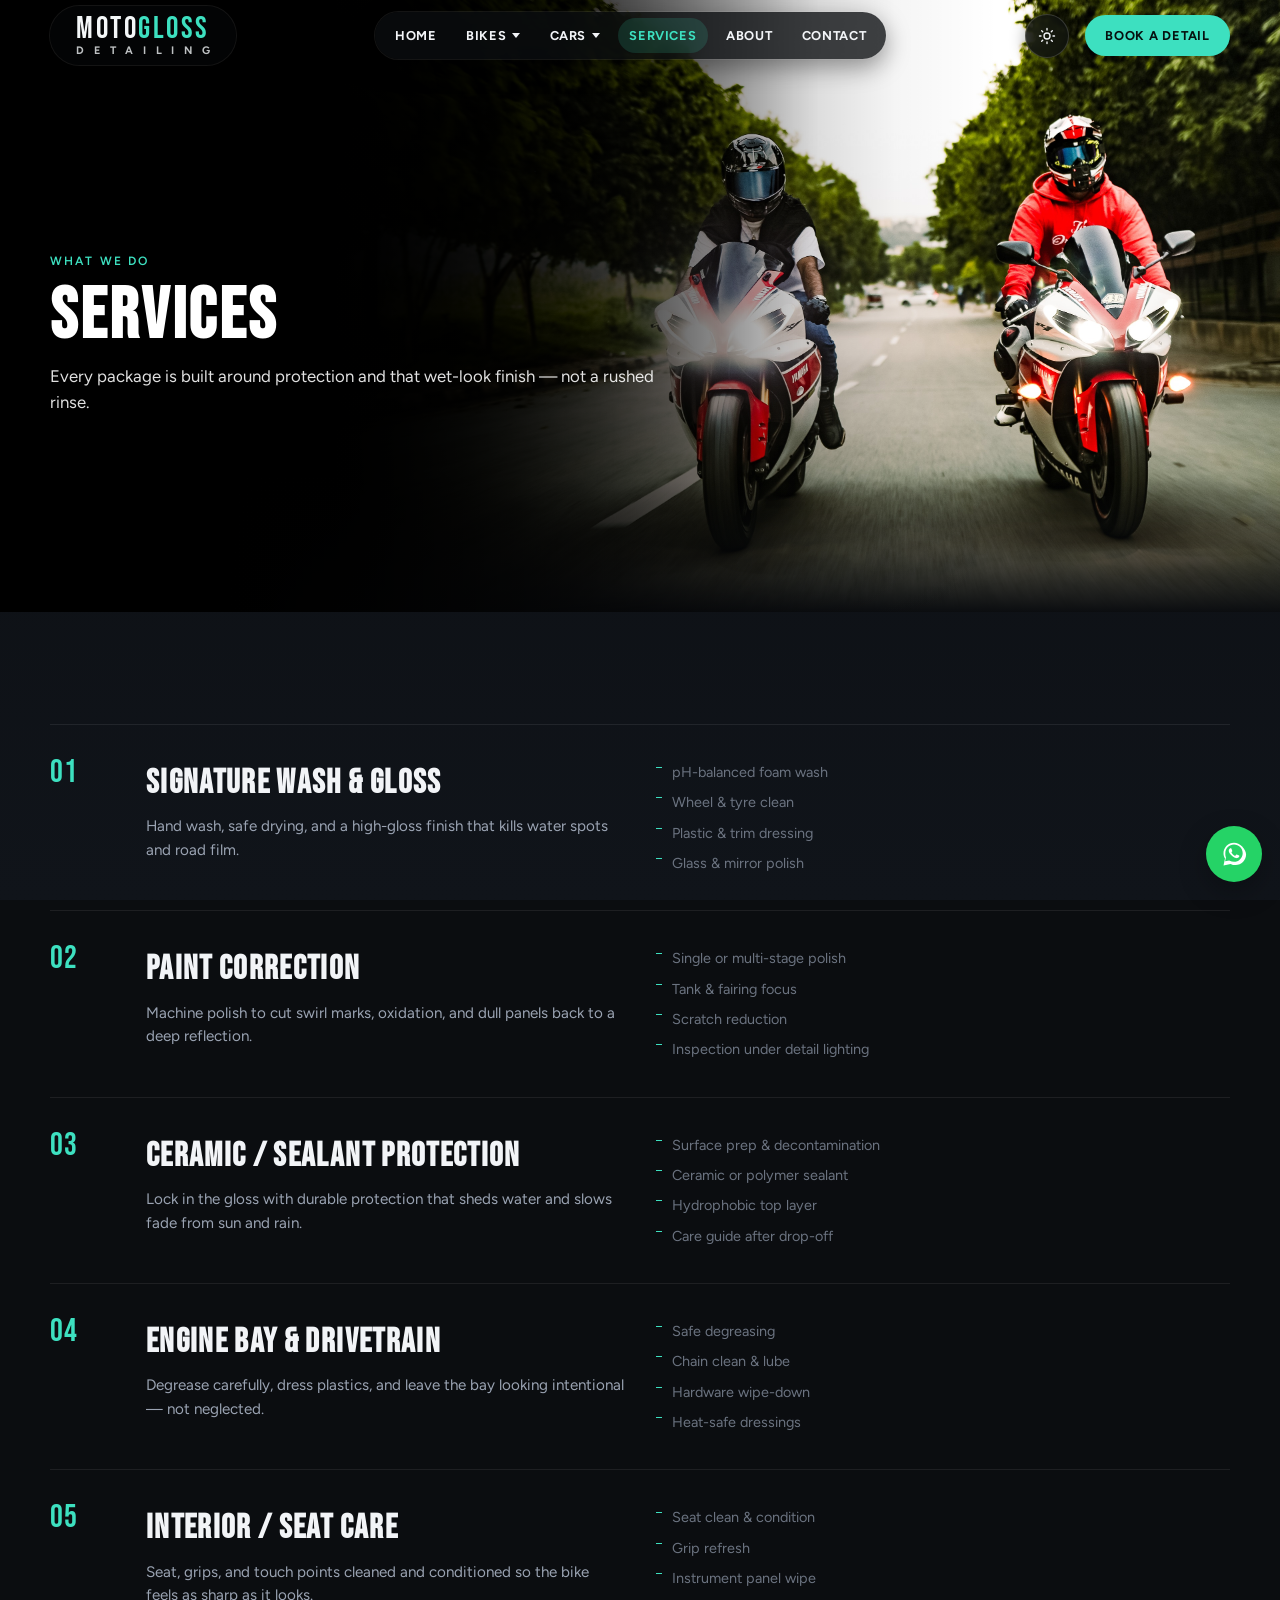
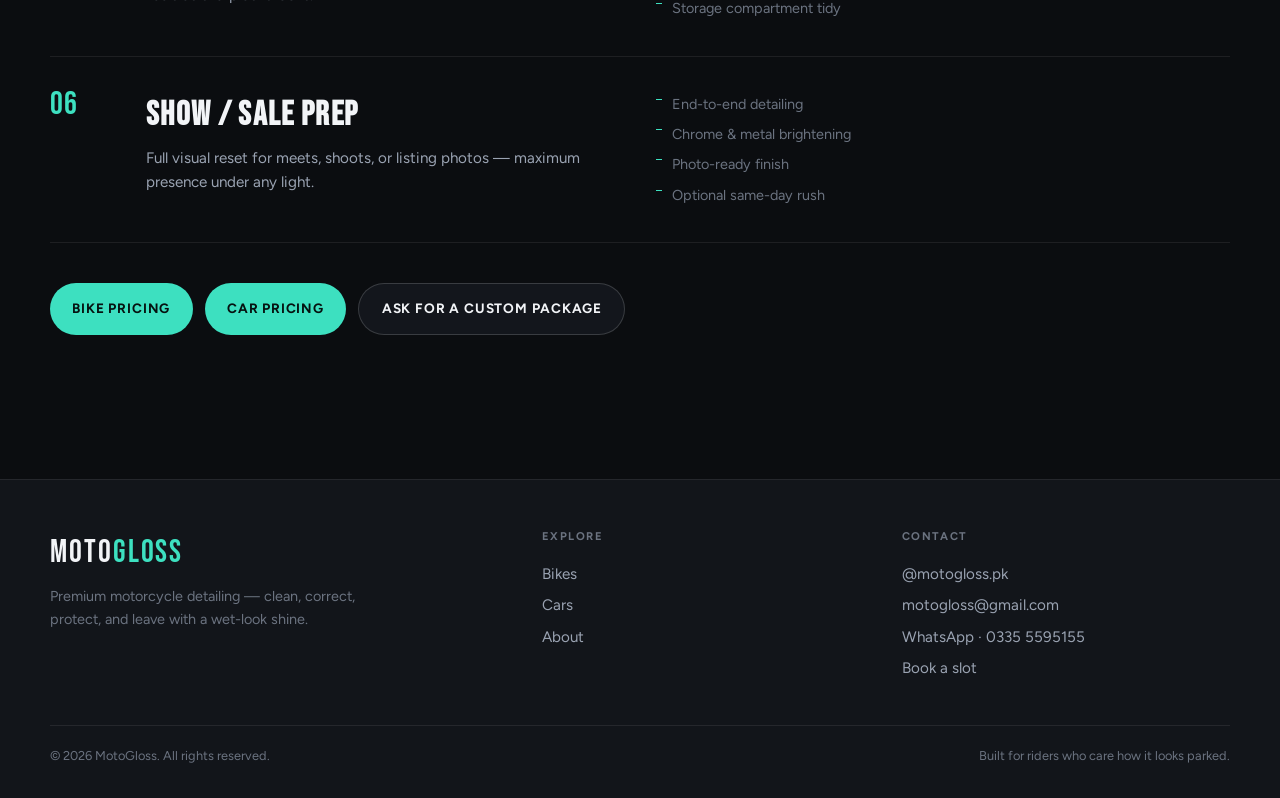
<file: services.html>
<!DOCTYPE html>
<html lang="en">
  <head>
    <meta charset="UTF-8" />
    <meta name="viewport" content="width=device-width, initial-scale=1" />
    <title>Services — MotoGloss</title>
    <meta
      name="description"
      content="MotoGloss services: exterior wash, paint correction, ceramic coating, engine bay, chain &amp; wheel care."
    />
    <link rel="preconnect" href="https://fonts.googleapis.com" />
    <link rel="preconnect" href="https://fonts.gstatic.com" crossorigin />
    <link
      href="https://fonts.googleapis.com/css2?family=Bebas+Neue&family=Figtree:wght@400;500;600;700&display=swap"
      rel="stylesheet"
      media="print"
      onload="this.media='all'"
    />
    <noscript>
      <link
        href="https://fonts.googleapis.com/css2?family=Bebas+Neue&family=Figtree:wght@400;500;600;700&display=swap"
        rel="stylesheet"
      />
    </noscript>
    <script>
      (function () {
        try {
          var t = localStorage.getItem("mg-theme");
          if (t !== "light" && t !== "dark") {
            t = "dark";
          }
          document.documentElement.setAttribute("data-theme", t);
        } catch (e) {}
      })();
    </script>
    <link rel="stylesheet" href="css/styles.css?v=mobile13" />
  </head>
  <body>
    <div class="site-wrap">
      <header class="site-header">
        <div class="nav-inner">
          <a class="logo" href="index.html"><span class="logo-stack"><span class="logo-mark">MOTO<span class="logo-accent">GLOSS</span></span><span class="logo-sub" aria-label="detailing"><span>d</span><span>e</span><span>t</span><span>a</span><span>i</span><span>l</span><span>i</span><span>n</span><span>g</span></span></span></a>
          <nav class="nav-links" aria-label="Primary">
            <a href="index.html">Home</a>
            <div class="nav-item">
              <a class="nav-drop-btn" href="bikes.html">Bikes</a>
              <div class="nav-dropdown">
                <a href="bikes.html">Bike detailing</a>
                <a href="bikes.html#plans">Plans &amp; pricing</a>
              </div>
            </div>
            <div class="nav-item">
              <a class="nav-drop-btn" href="cars.html">Cars</a>
              <div class="nav-dropdown">
                <a href="cars.html">Car detailing</a>
                <a href="cars.html#plans">Plans &amp; pricing</a>
              </div>
            </div>
            <a href="services.html" aria-current="page">Services</a>
            <a href="about.html">About</a>
            <a href="about.html#contact">Contact</a>
          </nav>
          <div class="nav-actions">
            <button class="theme-toggle" type="button" aria-label="Switch theme">
              <svg class="icon-moon" viewBox="0 0 24 24" aria-hidden="true">
                <path d="M21 14.5A8.5 8.5 0 0 1 9.5 3 7 7 0 1 0 21 14.5z" />
              </svg>
              <svg class="icon-sun" viewBox="0 0 24 24" aria-hidden="true">
                <circle cx="12" cy="12" r="4" />
                <path d="M12 2v2M12 20v2M4.9 4.9l1.4 1.4M17.7 17.7l1.4 1.4M2 12h2M20 12h2M4.9 19.1l1.4-1.4M17.7 6.3l1.4-1.4" />
              </svg>
            </button>
            <a class="nav-cta" href="about.html#contact">Book a detail</a>
            <button
              class="menu-toggle"
              type="button"
              aria-label="Open menu"
              aria-expanded="false"
            >
              <span></span>
            </button>
          </div>
        </div>
      </header>

      <nav class="mobile-nav" aria-label="Mobile">
        <a href="index.html">Home</a>
        <a href="bikes.html">Bikes</a>
        <a class="mobile-sublink" href="bikes.html#plans">Bike plans</a>
        <a href="cars.html">Cars</a>
        <a class="mobile-sublink" href="cars.html#plans">Car plans</a>
        <a href="services.html" aria-current="page">Services</a>
        <a href="about.html">About</a>
        <a href="about.html#contact">Contact</a>
      </nav>

      <main>
        <header class="page-hero page-hero-photo">
          <div class="container reveal">
            <p class="section-label">What we do</p>
            <h1 class="section-title">Services</h1>
            <p class="section-lead">
              Every package is built around protection and that wet-look finish —
              not a rushed rinse.
            </p>
          </div>
        </header>

        <section class="section">
          <div class="container">
            <ul class="service-list">
              <li class="service-item reveal">
                <span class="service-num">01</span>
                <div>
                  <h3>Signature wash &amp; gloss</h3>
                  <p class="blurb">
                    Hand wash, safe drying, and a high-gloss finish that kills
                    water spots and road film.
                  </p>
                </div>
                <ul class="details">
                  <li>pH-balanced foam wash</li>
                  <li>Wheel &amp; tyre clean</li>
                  <li>Plastic &amp; trim dressing</li>
                  <li>Glass &amp; mirror polish</li>
                </ul>
              </li>

              <li class="service-item reveal">
                <span class="service-num">02</span>
                <div>
                  <h3>Paint correction</h3>
                  <p class="blurb">
                    Machine polish to cut swirl marks, oxidation, and dull panels
                    back to a deep reflection.
                  </p>
                </div>
                <ul class="details">
                  <li>Single or multi-stage polish</li>
                  <li>Tank &amp; fairing focus</li>
                  <li>Scratch reduction</li>
                  <li>Inspection under detail lighting</li>
                </ul>
              </li>

              <li class="service-item reveal">
                <span class="service-num">03</span>
                <div>
                  <h3>Ceramic / sealant protection</h3>
                  <p class="blurb">
                    Lock in the gloss with durable protection that sheds water and
                    slows fade from sun and rain.
                  </p>
                </div>
                <ul class="details">
                  <li>Surface prep &amp; decontamination</li>
                  <li>Ceramic or polymer sealant</li>
                  <li>Hydrophobic top layer</li>
                  <li>Care guide after drop-off</li>
                </ul>
              </li>

              <li class="service-item reveal">
                <span class="service-num">04</span>
                <div>
                  <h3>Engine bay &amp; drivetrain</h3>
                  <p class="blurb">
                    Degrease carefully, dress plastics, and leave the bay looking
                    intentional — not neglected.
                  </p>
                </div>
                <ul class="details">
                  <li>Safe degreasing</li>
                  <li>Chain clean &amp; lube</li>
                  <li>Hardware wipe-down</li>
                  <li>Heat-safe dressings</li>
                </ul>
              </li>

              <li class="service-item reveal">
                <span class="service-num">05</span>
                <div>
                  <h3>Interior / seat care</h3>
                  <p class="blurb">
                    Seat, grips, and touch points cleaned and conditioned so the
                    bike feels as sharp as it looks.
                  </p>
                </div>
                <ul class="details">
                  <li>Seat clean &amp; condition</li>
                  <li>Grip refresh</li>
                  <li>Instrument panel wipe</li>
                  <li>Storage compartment tidy</li>
                </ul>
              </li>

              <li class="service-item reveal">
                <span class="service-num">06</span>
                <div>
                  <h3>Show / sale prep</h3>
                  <p class="blurb">
                    Full visual reset for meets, shoots, or listing photos —
                    maximum presence under any light.
                  </p>
                </div>
                <ul class="details">
                  <li>End-to-end detailing</li>
                  <li>Chrome &amp; metal brightening</li>
                  <li>Photo-ready finish</li>
                  <li>Optional same-day rush</li>
                </ul>
              </li>
            </ul>

            <div class="btn-row" style="margin-top: 2.5rem">
              <a class="btn btn-primary" href="bikes.html#plans">Bike pricing</a>
              <a class="btn btn-primary" href="cars.html#plans">Car pricing</a>
              <a class="btn btn-ghost" href="about.html#contact">Ask for a custom package</a>
            </div>
          </div>
        </section>
      </main>

      <footer class="site-footer">
        <div class="container footer-grid">
          <div>
            <p class="footer-brand">MOTO<span>GLOSS</span></p>
            <p class="footer-copy">
              Premium motorcycle detailing — clean, correct, protect, and leave
              with a wet-look shine.
            </p>
          </div>
          <div class="footer-col">
            <h4>Explore</h4>
            <a href="bikes.html">Bikes</a>
            <a href="cars.html">Cars</a>
            <a href="about.html">About</a>
          </div>
          <div class="footer-col">
            <h4>Contact</h4>
            <a href="https://instagram.com/motogloss.pk" target="_blank" rel="noopener noreferrer">@motogloss.pk</a>
            <a href="mailto:motogloss@gmail.com">motogloss@gmail.com</a>
            <a href="https://wa.me/923355595155" target="_blank" rel="noopener noreferrer">WhatsApp · 0335 5595155</a>
            <a href="about.html#contact">Book a slot</a>
          </div>
        </div>
        <div class="container footer-bottom">
          <span>© <span id="y"></span> MotoGloss. All rights reserved.</span>
          <span>Built for riders who care how it looks parked.</span>
        </div>
      </footer>
    </div>
    <script>
      document.getElementById("y").textContent = new Date().getFullYear();
    </script>
    <script src="js/main.js"></script>
  </body>
</html>
</file>
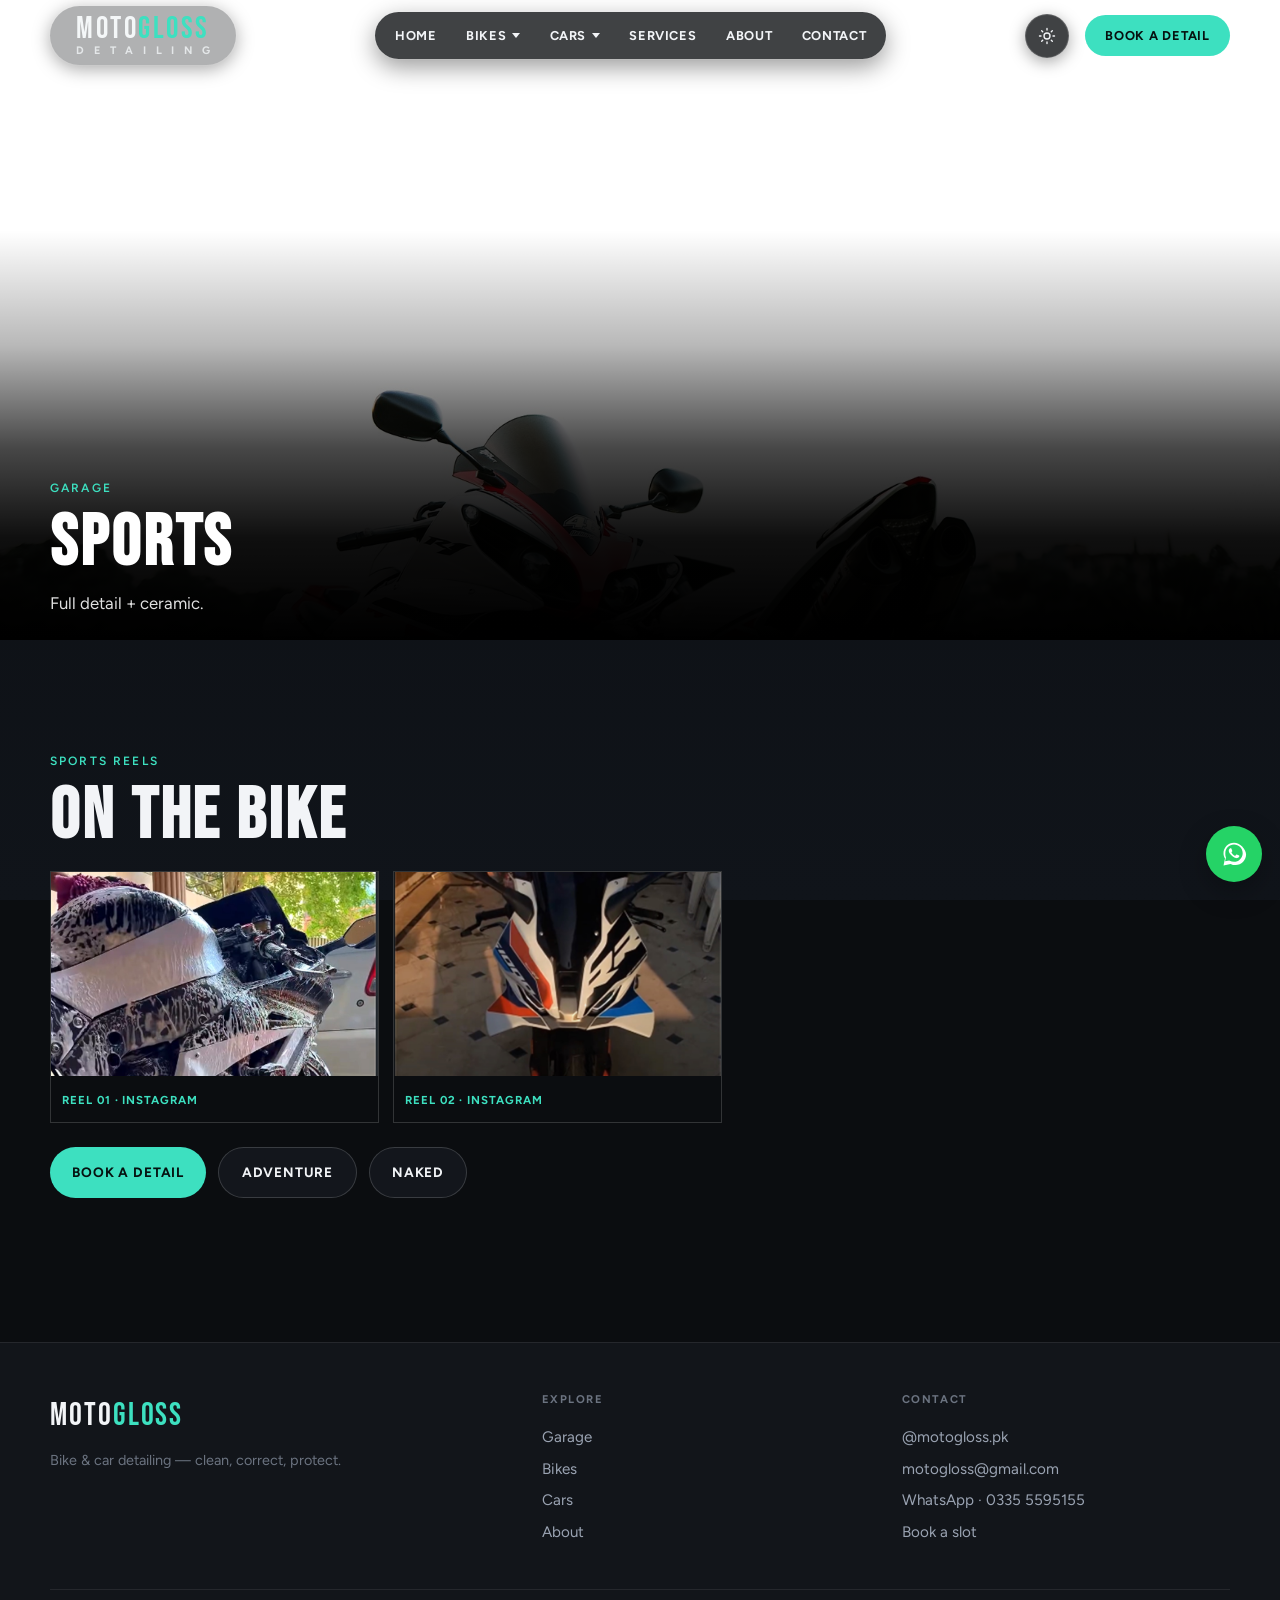
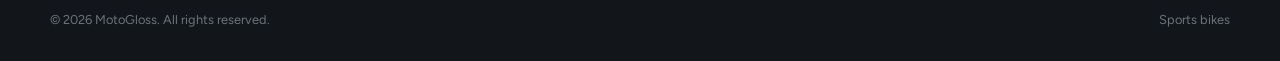
<file: sports.html>
<!DOCTYPE html>
<html lang="en">
  <head>
    <meta charset="UTF-8" />
    <meta name="viewport" content="width=device-width, initial-scale=1" />
    <title>Sports bikes — MotoGloss</title>
    <meta
      name="description"
      content="Sports bikes detailed by MotoGloss — full detail and ceramic, with the sports reels."
    />
    <link rel="preconnect" href="https://fonts.googleapis.com" />
    <link rel="preconnect" href="https://fonts.gstatic.com" crossorigin />
    <link
      href="https://fonts.googleapis.com/css2?family=Bebas+Neue&family=Figtree:wght@400;500;600;700&display=swap"
      rel="stylesheet"
      media="print"
      onload="this.media='all'"
    />
    <noscript>
      <link
        href="https://fonts.googleapis.com/css2?family=Bebas+Neue&family=Figtree:wght@400;500;600;700&display=swap"
        rel="stylesheet"
      />
    </noscript>
    <script>
      (function () {
        try {
          var t = localStorage.getItem("mg-theme");
          if (t !== "light" && t !== "dark") t = "dark";
          document.documentElement.setAttribute("data-theme", t);
        } catch (e) {}
      })();
    </script>
    <link rel="stylesheet" href="css/styles.css?v=mobile14" />
  </head>
  <body>
    <div class="site-wrap">
      <header class="site-header">
        <div class="nav-inner">
          <a class="logo" href="index.html"><span class="logo-stack"><span class="logo-mark">MOTO<span class="logo-accent">GLOSS</span></span><span class="logo-sub" aria-label="detailing"><span>d</span><span>e</span><span>t</span><span>a</span><span>i</span><span>l</span><span>i</span><span>n</span><span>g</span></span></span></a>
          <nav class="nav-links" aria-label="Primary">
            <a href="index.html">Home</a>
            <div class="nav-item">
              <a class="nav-drop-btn" href="bikes.html">Bikes</a>
              <div class="nav-dropdown">
                <a href="bikes.html">Bike detailing</a>
                <a href="bikes.html#plans">Plans &amp; pricing</a>
              </div>
            </div>
            <div class="nav-item">
              <a class="nav-drop-btn" href="cars.html">Cars</a>
              <div class="nav-dropdown">
                <a href="cars.html">Car detailing</a>
                <a href="cars.html#plans">Plans &amp; pricing</a>
              </div>
            </div>
            <a href="services.html">Services</a>
            <a href="about.html">About</a>
            <a href="about.html#contact">Contact</a>
          </nav>
          <div class="nav-actions">
            <button class="theme-toggle" type="button" aria-label="Switch theme">
              <svg class="icon-moon" viewBox="0 0 24 24" aria-hidden="true"><path d="M21 14.5A8.5 8.5 0 0 1 9.5 3 7 7 0 1 0 21 14.5z" /></svg>
              <svg class="icon-sun" viewBox="0 0 24 24" aria-hidden="true"><circle cx="12" cy="12" r="4" /><path d="M12 2v2M12 20v2M4.9 4.9l1.4 1.4M17.7 17.7l1.4 1.4M2 12h2M20 12h2M4.9 19.1l1.4-1.4M17.7 6.3l1.4-1.4" /></svg>
            </button>
            <a class="nav-cta" href="about.html#contact">Book a detail</a>
            <button class="menu-toggle" type="button" aria-label="Open menu" aria-expanded="false"><span></span></button>
          </div>
        </div>
      </header>
      <nav class="mobile-nav" aria-label="Mobile">
        <a href="index.html">Home</a>
        <a href="bikes.html">Bikes</a>
        <a class="mobile-sublink" href="bikes.html#plans">Bike plans</a>
        <a href="cars.html">Cars</a>
        <a class="mobile-sublink" href="cars.html#plans">Car plans</a>
        <a href="services.html">Services</a>
        <a href="about.html">About</a>
        <a href="about.html#contact">Contact</a>
      </nav>
      <main>
        <header class="page-hero page-hero-photo page-hero-photo--garage">
          <img class="page-hero-media" src="assets/garage-sports.jpg?v=1" alt="" aria-hidden="true" decoding="async" />
          <div class="container">
            <p class="section-label">Garage</p>
            <h1 class="section-title">Sports</h1>
            <p class="section-lead">Full detail + ceramic.</p>
          </div>
        </header>
        <section class="section">
          <div class="container">
            <p class="section-label">Sports reels</p>
            <h2 class="section-title">On the bike</h2>
            <div class="garage-reels">
              <div class="garage-reels-row">
                <a class="garage-reel" href="https://www.instagram.com/p/DeI_jujI4v5/" target="_blank" rel="noopener noreferrer">
                  <span class="garage-reel-thumb" style="background-image: url('assets/video-1.jpg?v=4'); background-position: center 35%"></span>
                  <span class="garage-reel-meta">Reel 01 · Instagram</span>
                </a>
                <a class="garage-reel" href="https://www.instagram.com/p/DeRZQhqKmUr/" target="_blank" rel="noopener noreferrer">
                  <span class="garage-reel-thumb" style="background-image: url('assets/video-2.jpg?v=4'); background-position: center 40%"></span>
                  <span class="garage-reel-meta">Reel 02 · Instagram</span>
                </a>
              </div>
            </div>
            <div class="btn-row" style="margin-top: 1.5rem">
              <a class="btn btn-primary" href="about.html#contact">Book a detail</a>
              <a class="btn btn-ghost" href="adventure.html">Adventure</a>
              <a class="btn btn-ghost" href="naked.html">Naked</a>
            </div>
          </div>
        </section>
      </main>
      <footer class="site-footer">
        <div class="container footer-grid">
          <div>
            <p class="footer-brand">MOTO<span>GLOSS</span></p>
            <p class="footer-copy">Bike &amp; car detailing — clean, correct, protect.</p>
          </div>
          <div class="footer-col">
            <h4>Explore</h4>
            <a href="index.html#garage">Garage</a>
            <a href="bikes.html">Bikes</a>
            <a href="cars.html">Cars</a>
            <a href="about.html">About</a>
          </div>
          <div class="footer-col">
            <h4>Contact</h4>
            <a href="https://instagram.com/motogloss.pk" target="_blank" rel="noopener noreferrer">@motogloss.pk</a>
            <a href="mailto:motogloss@gmail.com">motogloss@gmail.com</a>
            <a href="https://wa.me/923355595155" target="_blank" rel="noopener noreferrer">WhatsApp · 0335 5595155</a>
            <a href="about.html#contact">Book a slot</a>
          </div>
        </div>
        <div class="container footer-bottom">
          <span>© <span id="y"></span> MotoGloss. All rights reserved.</span>
          <span>Sports bikes</span>
        </div>
      </footer>
    </div>
    <script>
      document.getElementById("y").textContent = new Date().getFullYear();
    </script>
    <script src="js/main.js?v=mobile14"></script>
  </body>
</html>
</file>
<file: css/styles.css>
/* MotoGloss — light / dark, teal accent */
:root {
  --bg: #e6e9ee;
  --bg-soft: #dce1e8;
  --bg-elevated: #f0f2f5;
  --bg-panel: #d4dae3;
  --ink: #12151a;
  --ink-muted: #4f5863;
  --ink-dim: #6f7884;
  --line: rgba(18, 21, 26, 0.1);
  --line-strong: rgba(18, 21, 26, 0.18);
  --accent: #3de0c0;
  --accent-deep: #1aa88f;
  --accent-glow: rgba(61, 224, 192, 0.28);
  --chrome: #7e8a98;
  --on-accent: #061210;
  --glass: rgba(230, 233, 238, 0.88);
  --glass-strong: rgba(230, 233, 238, 0.94);
  --header-scrolled-bg: rgba(214, 219, 226, 0.82);
  --header-shadow: 0 8px 28px rgba(18, 21, 26, 0.08);
  --mobile-nav-bg: rgba(230, 233, 238, 0.98);
  --ghost-btn-bg: rgba(230, 233, 238, 0.88);
  --card-shadow: 0 16px 40px rgba(18, 21, 26, 0.08);
  --input-bg: #f0f2f5;
  --play-bg: rgba(214, 219, 226, 0.88);
  --play-border: rgba(18, 21, 26, 0.12);
  --connect-veil: linear-gradient(135deg, rgba(18, 21, 26, 0.28), rgba(18, 21, 26, 0.72));
  --connect-veil-mail: linear-gradient(135deg, rgba(18, 21, 26, 0.32), rgba(18, 21, 26, 0.78));
  --hero-veil: linear-gradient(
    90deg,
    rgba(214, 219, 226, 0.55) 0%,
    rgba(214, 219, 226, 0.22) 16%,
    transparent 32%
  );
  --hero-fade-bottom: linear-gradient(180deg, transparent 86%, rgba(214, 219, 226, 0.35) 100%);
  --hero-scrim: 255, 255, 255;
  --hero-ink: #12151a;
  --hero-ink-soft: rgba(18, 21, 26, 0.82);
  --hero-title-shadow: none;
  --body-wash: radial-gradient(ellipse 70% 45% at 85% 0%, rgba(61, 224, 192, 0.07), transparent 55%),
    linear-gradient(180deg, #e6e9ee 0%, #dce1e8 100%);
  --caption-fade: linear-gradient(transparent, rgba(18, 21, 26, 0.82));
  --radius: 2px;
  --nav-h: 72px;
  --max: 1180px;
  --font-display: "Bebas Neue", "Arial Narrow", Impact, sans-serif;
  --font-body: "Figtree", "Segoe UI", sans-serif;
  --ease: cubic-bezier(0.22, 1, 0.36, 1);
  color-scheme: light;
}

[data-theme="dark"] {
  --bg: #0b0d10;
  --bg-soft: #12151a;
  --bg-elevated: #161a21;
  --bg-panel: #1a1f27;
  --ink: #f2f4f7;
  --ink-muted: #9aa3b2;
  --ink-dim: #6b7380;
  --line: rgba(255, 255, 255, 0.08);
  --line-strong: rgba(255, 255, 255, 0.16);
  --accent: #3de0c0;
  --accent-deep: #3de0c0;
  --accent-glow: rgba(61, 224, 192, 0.28);
  --chrome: #c8d0dc;
  --on-accent: #061210;
  --glass: rgba(11, 13, 16, 0.78);
  --glass-strong: rgba(11, 13, 16, 0.9);
  --header-scrolled-bg: rgba(11, 13, 16, 0.78);
  --header-shadow: 0 8px 28px rgba(0, 0, 0, 0.35);
  --mobile-nav-bg: rgba(11, 13, 16, 0.98);
  --ghost-btn-bg: rgba(22, 26, 33, 0.78);
  --card-shadow: 0 16px 40px rgba(0, 0, 0, 0.35);
  --input-bg: #0b0d10;
  --play-bg: rgba(11, 13, 16, 0.78);
  --play-border: rgba(255, 255, 255, 0.35);
  --connect-veil: linear-gradient(135deg, rgba(11, 13, 16, 0.35), rgba(11, 13, 16, 0.85));
  --connect-veil-mail: linear-gradient(135deg, rgba(11, 13, 16, 0.4), rgba(11, 13, 16, 0.88));
  --hero-veil: linear-gradient(
    90deg,
    rgba(11, 13, 16, 0.62) 0%,
    rgba(11, 13, 16, 0.28) 16%,
    transparent 32%
  );
  --hero-fade-bottom: linear-gradient(180deg, transparent 86%, rgba(11, 13, 16, 0.4) 100%);
  --hero-scrim: 0, 0, 0;
  --hero-ink: #fff;
  --hero-ink-soft: rgba(255, 255, 255, 0.88);
  --hero-title-shadow: 0 1px 2px rgba(0, 0, 0, 0.55), 0 4px 24px rgba(0, 0, 0, 0.65);
  --body-wash: radial-gradient(ellipse 70% 45% at 85% 0%, rgba(61, 224, 192, 0.08), transparent 55%),
    linear-gradient(180deg, #0b0d10 0%, #10141a 100%);
  --caption-fade: linear-gradient(transparent, rgba(0, 0, 0, 0.85));
  color-scheme: dark;
}

*,
*::before,
*::after {
  box-sizing: border-box;
  margin: 0;
  padding: 0;
}

html {
  scroll-behavior: smooth;
  scroll-padding-top: calc(var(--nav-h) + 0.75rem);
}

@media (prefers-reduced-motion: reduce) {
  html {
    scroll-behavior: auto;
  }
}

body {
  font-family: var(--font-body);
  background: var(--bg);
  color: var(--ink);
  line-height: 1.55;
  min-height: 100vh;
  overflow-x: hidden;
  -webkit-font-smoothing: antialiased;
  transition: background 0.3s var(--ease), color 0.3s var(--ease);
}

body::before {
  content: "";
  position: fixed;
  inset: 0;
  pointer-events: none;
  z-index: 0;
  background: var(--body-wash);
}

img,
video {
  display: block;
  max-width: 100%;
  height: auto;
}

a {
  color: inherit;
  text-decoration: none;
}

ul {
  list-style: none;
}

button {
  font: inherit;
  border: none;
  background: none;
  cursor: pointer;
  color: inherit;
}

.sr-only {
  position: absolute;
  width: 1px;
  height: 1px;
  padding: 0;
  margin: -1px;
  overflow: hidden;
  clip: rect(0, 0, 0, 0);
  white-space: nowrap;
  border: 0;
}

.site-wrap {
  position: relative;
  z-index: 1;
}

/* ——— Nav ——— */
.site-header {
  --hp: 0;
  position: fixed;
  top: 0;
  left: 0;
  right: 0;
  z-index: 100;
  height: var(--nav-h);
  display: flex;
  align-items: center;
  background: transparent;
  backdrop-filter: none;
  -webkit-backdrop-filter: none;
  border-bottom: 1px solid transparent;
  box-shadow: none;
  transition:
    height 0.45s var(--ease),
    background 0.45s var(--ease),
    backdrop-filter 0.45s var(--ease),
    border-color 0.45s var(--ease),
    box-shadow 0.45s var(--ease);
  isolation: isolate;
}

.site-header.is-scrolled {
  height: calc(var(--nav-h) + 4px);
  background: var(--header-scrolled-bg);
  backdrop-filter: blur(22px) saturate(1.15);
  -webkit-backdrop-filter: blur(22px) saturate(1.15);
  border-bottom-color: var(--line);
  box-shadow: var(--header-shadow);
}

.site-header.is-scrolled::before {
  content: "";
  position: absolute;
  inset: 0;
  z-index: -1;
  background: var(--header-scrolled-bg);
  pointer-events: none;
}

.nav-inner {
  width: min(100% - 2rem, var(--max));
  margin-inline: auto;
  display: flex;
  align-items: center;
  justify-content: space-between;
  gap: 1.75rem;
  transition: gap 0.45s var(--ease), width 0.45s var(--ease);
}

.logo {
  display: inline-flex;
  align-items: center;
  padding: 0.45rem 1.65rem 0.5rem;
  border-radius: 999px;
  background: rgba(255, 255, 255, 0.28);
  backdrop-filter: blur(10px);
  -webkit-backdrop-filter: blur(10px);
  box-shadow: 0 0 0 1px var(--line), 0 4px 18px rgba(18, 21, 26, 0.08);
  text-shadow: none;
  transition:
    background 0.45s var(--ease),
    box-shadow 0.45s var(--ease),
    padding 0.45s var(--ease),
    border-radius 0.45s var(--ease),
    transform 0.45s var(--ease);
}

.logo-stack {
  display: flex;
  flex-direction: column;
  align-items: stretch;
  width: max-content;
  line-height: 1;
}

.logo-mark {
  font-family: var(--font-display);
  font-size: clamp(1.55rem, 3vw, 1.95rem);
  letter-spacing: 0.08em;
  white-space: nowrap;
}

.logo-accent {
  color: var(--accent-deep);
}

.logo-sub {
  display: flex;
  justify-content: space-between;
  width: 100%;
  margin-top: 0.15rem;
  font-family: var(--font-body);
  font-size: 0.68rem;
  font-weight: 700;
  line-height: 1;
  text-transform: uppercase;
  letter-spacing: 0.01em;
  color: #12151a;
}

[data-theme="dark"] .logo-sub {
  color: rgba(244, 247, 248, 0.78);
}

.logo-sub span {
  flex: 0 0 auto;
}

[data-theme="dark"] .logo {
  background: rgba(11, 13, 16, 0.32);
  box-shadow: 0 0 0 1px var(--line), 0 4px 18px rgba(0, 0, 0, 0.35);
}

[data-theme="dark"] .site-header:not(.is-scrolled) .logo-mark {
  color: #f4f7f8;
}

[data-theme="dark"] .site-header:not(.is-scrolled) .logo-sub {
  color: rgba(244, 247, 248, 0.78);
}

.site-header.is-scrolled .logo {
  background: transparent;
  box-shadow: none;
  padding: 0.2rem 0.35rem;
  border-radius: 999px;
}

.nav-links {
  display: none;
  align-items: center;
  gap: 0.45rem;
  padding: 0.4rem 0.55rem;
  border-radius: 999px;
  background: var(--glass);
  backdrop-filter: blur(12px);
  -webkit-backdrop-filter: blur(12px);
  box-shadow:
    0 0 0 1px var(--line),
    0 8px 24px rgba(18, 21, 26, 0.1);
  transition:
    background 0.5s var(--ease),
    box-shadow 0.5s var(--ease),
    padding 0.5s var(--ease),
    gap 0.5s var(--ease),
    border-radius 0.5s var(--ease),
    backdrop-filter 0.5s var(--ease),
    transform 0.5s var(--ease);
}

[data-theme="dark"] .nav-links {
  box-shadow:
    0 0 0 1px var(--line),
    0 8px 24px rgba(0, 0, 0, 0.4);
}

.site-header.is-scrolled .nav-links {
  background: transparent;
  backdrop-filter: none;
  -webkit-backdrop-filter: none;
  box-shadow: none;
  padding: 0.15rem 0;
  gap: 0.75rem;
  border-radius: 999px;
}

.nav-links > a,
.nav-drop-btn {
  font-size: 0.8rem;
  font-weight: 700;
  letter-spacing: 0.05em;
  text-transform: uppercase;
  color: var(--ink);
  padding: 0.45rem 0.7rem;
  border-radius: 999px;
  transition:
    color 0.35s var(--ease),
    background 0.35s var(--ease),
    padding 0.45s var(--ease),
    font-weight 0.35s,
    border-radius 0.45s var(--ease);
}

.nav-links > a:hover,
.nav-item:hover > .nav-drop-btn,
.nav-item:focus-within > .nav-drop-btn {
  color: var(--accent-deep);
  background: transparent;
}

.nav-links > a[aria-current="page"],
.nav-drop-btn[aria-current="page"],
.nav-item:hover > .nav-drop-btn[aria-current="page"],
.nav-item:focus-within > .nav-drop-btn[aria-current="page"] {
  color: var(--accent-deep);
  background: rgba(61, 224, 192, 0.14);
}

.site-header.is-scrolled .nav-links > a,
.site-header.is-scrolled .nav-drop-btn {
  font-weight: 600;
  color: var(--ink-muted);
  padding: 0.4rem 0.75rem;
  background: transparent;
  border-radius: 999px;
}

.site-header.is-scrolled .nav-links > a:hover,
.site-header.is-scrolled .nav-item:hover > .nav-drop-btn,
.site-header.is-scrolled .nav-links > a[aria-current="page"],
.site-header.is-scrolled .nav-drop-btn[aria-current="page"] {
  color: var(--ink);
  background: transparent;
}

.nav-item {
  position: relative;
}

.nav-item:hover,
.nav-item:focus-within {
  z-index: 5;
}

.nav-item::after {
  content: "";
  position: absolute;
  left: 0;
  width: 100%;
  top: 100%;
  height: 0.5rem;
}

.nav-drop-btn {
  display: inline-flex;
  align-items: center;
  gap: 0.35rem;
  padding: 0.45rem 0.7rem;
}

.nav-drop-btn::after {
  content: "";
  width: 0;
  height: 0;
  border-left: 4px solid transparent;
  border-right: 4px solid transparent;
  border-top: 5px solid currentColor;
  transition: transform 0.2s var(--ease);
}

.nav-item:hover .nav-drop-btn::after,
.nav-item:focus-within .nav-drop-btn::after {
  transform: rotate(180deg);
}

.nav-dropdown {
  position: absolute;
  top: calc(100% + 0.45rem);
  left: 0;
  transform: translateY(6px);
  min-width: 11.5rem;
  width: max-content;
  padding: 0.35rem;
  display: flex;
  flex-direction: column;
  gap: 0.1rem;
  background: var(--bg-elevated);
  border: 1px solid var(--line-strong);
  border-radius: 10px;
  box-shadow: var(--card-shadow);
  opacity: 0;
  visibility: hidden;
  pointer-events: none;
  transition: opacity 0.18s var(--ease), transform 0.18s var(--ease), visibility 0.18s;
  z-index: 120;
}

.nav-item:hover .nav-dropdown,
.nav-item:focus-within .nav-dropdown {
  opacity: 1;
  visibility: visible;
  pointer-events: auto;
  transform: translateY(0);
}

.nav-dropdown a {
  display: block;
  padding: 0.55rem 0.8rem;
  border-radius: 8px;
  font-size: 0.78rem;
  font-weight: 600;
  letter-spacing: 0.04em;
  text-transform: uppercase;
  white-space: nowrap;
  color: var(--ink-muted);
  transition: color 0.2s, background 0.2s;
}

.nav-dropdown a:hover,
.nav-dropdown a[aria-current="page"] {
  color: var(--ink);
  background: var(--bg-soft);
}

.nav-actions {
  display: flex;
  align-items: center;
  gap: 1rem;
}

.theme-toggle {
  width: 44px;
  height: 44px;
  display: grid;
  place-items: center;
  border: 1px solid var(--line-strong);
  border-radius: 50%;
  background: var(--glass);
  backdrop-filter: blur(10px);
  -webkit-backdrop-filter: blur(10px);
  box-shadow: 0 4px 16px rgba(18, 21, 26, 0.08);
  transition:
    border-color 0.45s var(--ease),
    background 0.45s var(--ease),
    box-shadow 0.45s var(--ease),
    backdrop-filter 0.45s var(--ease),
    transform 0.45s var(--ease);
}

[data-theme="dark"] .theme-toggle {
  box-shadow: 0 4px 16px rgba(0, 0, 0, 0.35);
}

.site-header.is-scrolled .theme-toggle,
.site-header.is-scrolled .menu-toggle {
  background: transparent;
  backdrop-filter: none;
  -webkit-backdrop-filter: none;
  box-shadow: none;
  border-color: var(--line-strong);
}

.theme-toggle:hover {
  border-color: var(--accent-deep);
}

.theme-toggle:focus-visible {
  outline: 2px solid var(--accent-deep);
  outline-offset: 3px;
}

.theme-toggle svg {
  width: 18px;
  height: 18px;
  fill: none;
  stroke: var(--ink);
  stroke-width: 1.8;
  stroke-linecap: round;
  stroke-linejoin: round;
}

.theme-toggle .icon-sun {
  display: none;
}

[data-theme="dark"] .theme-toggle .icon-sun {
  display: block;
}

[data-theme="dark"] .theme-toggle .icon-moon {
  display: none;
}

.nav-cta {
  display: none;
  padding: 0.65rem 1.25rem;
  border-radius: 999px;
  background: var(--accent);
  color: var(--on-accent);
  font-weight: 700;
  font-size: 0.8rem;
  letter-spacing: 0.06em;
  text-transform: uppercase;
  transition:
    transform 0.45s var(--ease),
    box-shadow 0.45s var(--ease),
    border-radius 0.45s var(--ease);
}

.nav-cta:hover {
  transform: translateY(-1px);
  box-shadow: 0 8px 24px var(--accent-glow);
}

.menu-toggle {
  width: 44px;
  height: 44px;
  display: grid;
  place-items: center;
  border: 1px solid var(--line-strong);
  border-radius: 50%;
  background: var(--glass);
  backdrop-filter: blur(10px);
  -webkit-backdrop-filter: blur(10px);
  box-shadow: 0 4px 16px rgba(18, 21, 26, 0.08);
  transition:
    border-color 0.45s var(--ease),
    background 0.45s var(--ease),
    box-shadow 0.45s var(--ease),
    backdrop-filter 0.45s var(--ease);
}

[data-theme="dark"] .menu-toggle {
  box-shadow: 0 4px 16px rgba(0, 0, 0, 0.35);
}

.menu-toggle span {
  display: block;
  width: 18px;
  height: 2px;
  background: var(--ink);
  position: relative;
}

.menu-toggle span::before,
.menu-toggle span::after {
  content: "";
  position: absolute;
  left: 0;
  width: 18px;
  height: 2px;
  background: var(--ink);
}

.menu-toggle span::before {
  top: -6px;
}

.menu-toggle span::after {
  top: 6px;
}

.menu-toggle span,
.menu-toggle span::before,
.menu-toggle span::after {
  transition: transform 0.25s var(--ease), top 0.25s var(--ease), background 0.25s var(--ease);
}

.menu-toggle[aria-expanded="true"] span {
  background: transparent;
}

.menu-toggle[aria-expanded="true"] span::before {
  top: 0;
  transform: rotate(45deg);
}

.menu-toggle[aria-expanded="true"] span::after {
  top: 0;
  transform: rotate(-45deg);
}

.mobile-nav {
  position: fixed;
  inset: var(--nav-h) 0 0 0;
  background: var(--bg);
  z-index: 99;
  padding: 0.35rem 1.35rem calc(1.25rem + env(safe-area-inset-bottom, 0px));
  display: none;
  flex-direction: column;
  gap: 0;
  overflow-y: auto;
  overscroll-behavior: contain;
}

body:has(.mobile-nav.is-open) .site-header {
  background: var(--bg);
  border-bottom-color: var(--line);
}

.mobile-nav.is-open {
  display: flex;
}

.mobile-nav a,
.mobile-nav summary {
  font-family: var(--font-display);
  font-size: clamp(1.85rem, 8vw, 2.25rem);
  letter-spacing: 0.06em;
  color: var(--ink);
  cursor: pointer;
  list-style: none;
  padding: 0.72rem 0;
  border-bottom: 1px solid var(--line);
}

.mobile-nav summary::-webkit-details-marker {
  display: none;
}

.mobile-nav a[aria-current="page"],
.mobile-nav a:hover,
.mobile-nav summary:hover {
  color: var(--accent-deep);
}

.mobile-nav details {
  display: grid;
  gap: 0.35rem;
}

.mobile-nav .mobile-sub {
  display: grid;
  gap: 0.35rem;
  padding: 0.35rem 0 0.75rem 0.75rem;
}

.mobile-nav .mobile-sublink {
  font-family: var(--font-body);
  font-size: 0.82rem;
  font-weight: 600;
  letter-spacing: 0.14em;
  text-transform: uppercase;
  color: var(--ink-muted);
  margin: 0;
  padding: 0.7rem 0 0.7rem 0.85rem;
}

@media (min-width: 900px) {
  .nav-links,
  .nav-cta {
    display: flex;
  }

  .menu-toggle {
    display: none;
  }
}

/* ——— Shared layout ——— */
.container {
  width: min(100% - 2rem, var(--max));
  margin-inline: auto;
}

.section {
  padding: clamp(4rem, 10vw, 7rem) 0;
}

.section-label {
  font-size: 0.75rem;
  font-weight: 600;
  letter-spacing: 0.18em;
  text-transform: uppercase;
  color: var(--accent-deep);
  margin-bottom: 0.75rem;
}

.section-title {
  font-family: var(--font-display);
  font-size: clamp(2.6rem, 7vw, 4.5rem);
  letter-spacing: 0.04em;
  line-height: 0.95;
  margin-bottom: 1rem;
}

.section-lead {
  color: var(--ink-muted);
  max-width: 38rem;
  font-size: 1.05rem;
}

.section-head {
  margin-bottom: clamp(2rem, 5vw, 3rem);
}

/* ——— Buttons (all circular / pill) ——— */
.btn,
.nav-cta,
.nav-links > a,
.nav-drop-btn,
.price-plan .badge,
.offer .code,
.hero-dots {
  border-radius: 999px !important;
}

.theme-toggle,
.menu-toggle,
.hero-dot,
.play-hint {
  border-radius: 50% !important;
}

.hero-dot.is-active {
  border-radius: 999px !important;
}

.btn {
  display: inline-flex;
  align-items: center;
  justify-content: center;
  gap: 0.5rem;
  padding: 0.9rem 1.4rem;
  border-radius: 999px;
  font-weight: 700;
  font-size: 0.85rem;
  letter-spacing: 0.06em;
  text-transform: uppercase;
  transition: transform 0.2s var(--ease), background 0.2s, color 0.2s, border-color 0.2s, box-shadow 0.2s;
}

.btn:focus-visible,
.nav-links a:focus-visible,
.menu-toggle:focus-visible {
  outline: 2px solid var(--accent-deep);
  outline-offset: 3px;
}

.btn-primary {
  background: var(--accent);
  color: var(--on-accent);
}

.btn-primary:hover {
  transform: translateY(-2px);
  box-shadow: 0 10px 28px var(--accent-glow);
}

.btn-ghost {
  border: 1px solid var(--line-strong);
  color: var(--ink);
  background: var(--ghost-btn-bg);
}

.btn-ghost:hover {
  border-color: var(--accent-deep);
  color: var(--accent-deep);
}

.btn-row {
  display: flex;
  flex-wrap: wrap;
  gap: 0.75rem;
}

/* ——— Hero (new) ——— */
.hero {
  position: relative;
  min-height: 100vh;
  min-height: 100dvh;
  display: grid;
  align-items: stretch;
  padding-top: var(--nav-h);
  overflow: hidden;
}

.hero-slider {
  position: absolute;
  inset: 0;
  z-index: 0;
  background: var(--bg-soft);
  overflow: hidden;
}

.hero-slides {
  position: absolute;
  inset: 0;
}

.hero-slide {
  position: absolute;
  inset: 0;
  background-color: var(--bg-soft);
  background-position: center center;
  background-size: cover;
  background-repeat: no-repeat;
  opacity: 0;
  visibility: hidden;
  transform: translateX(20%) scale(1.06);
  -webkit-mask-image: linear-gradient(
    90deg,
    transparent 0%,
    transparent 6%,
    rgba(0, 0, 0, 0.2) 16%,
    rgba(0, 0, 0, 0.55) 28%,
    #000 44%
  );
  mask-image: linear-gradient(
    90deg,
    transparent 0%,
    transparent 6%,
    rgba(0, 0, 0, 0.2) 16%,
    rgba(0, 0, 0, 0.55) 28%,
    #000 44%
  );
  transition:
    opacity 0.85s var(--ease),
    visibility 0.85s var(--ease),
    transform 6s linear;
  z-index: 0;
}

.hero-slide.is-active {
  opacity: 1;
  visibility: visible;
  transform: translateX(20%) scale(1);
  z-index: 1;
}

.hero-media-veil {
  position: absolute;
  inset: 0;
  z-index: 2;
  pointer-events: none;
  background:
    linear-gradient(
      90deg,
      rgb(var(--hero-scrim)) 0%,
      rgb(var(--hero-scrim)) 18%,
      rgba(var(--hero-scrim), 0.9) 28%,
      rgba(var(--hero-scrim), 0.68) 40%,
      rgba(var(--hero-scrim), 0.4) 52%,
      rgba(var(--hero-scrim), 0.16) 62%,
      rgba(var(--hero-scrim), 0.04) 70%,
      transparent 78%
    ),
    var(--hero-fade-bottom);
}

.hero-shine {
  position: absolute;
  inset: 0;
  z-index: 3;
  pointer-events: none;
  background: linear-gradient(
    115deg,
    transparent 30%,
    rgba(61, 224, 192, 0.08) 48%,
    transparent 62%
  );
  transform: translateX(-120%);
  animation: shine-sweep 5.5s var(--ease) 0.6s infinite;
}

@keyframes shine-sweep {
  0%,
  55% {
    transform: translateX(-120%);
  }
  80%,
  100% {
    transform: translateX(120%);
  }
}

.hero-inner {
  position: relative;
  z-index: 4;
  width: 100%;
  margin: 0;
  display: block;
  min-height: calc(100vh - var(--nav-h));
  min-height: calc(100dvh - var(--nav-h));
  pointer-events: none;
}

.hero-inner a,
.hero-inner button {
  pointer-events: auto;
}

.hero-copy {
  position: absolute;
  top: 50%;
  left: 0.75rem;
  max-width: min(92vw, 34rem);
  padding: 0;
  text-align: left;
  background: none;
  box-shadow: none;
  transform: translateY(-50%);
  animation: rise-center 0.85s var(--ease) both;
}

.hero-kicker {
  display: inline-flex;
  align-items: center;
  gap: 0.65rem;
  font-size: 0.72rem;
  font-weight: 600;
  letter-spacing: 0.16em;
  text-transform: uppercase;
  color: var(--accent-deep);
  margin-bottom: 0.55rem;
  text-shadow: var(--hero-title-shadow);
}

.hero-kicker::before {
  content: "";
  width: 28px;
  height: 2px;
  background: var(--accent);
}

.hero-brand {
  font-family: var(--font-display);
  font-size: clamp(4rem, 12vw, 7.5rem);
  letter-spacing: 0.04em;
  line-height: 0.86;
  margin-bottom: 0.65rem;
  color: var(--hero-ink);
  text-shadow: var(--hero-title-shadow);
}

.hero-brand span {
  color: var(--accent-deep);
  position: relative;
}

.hero-brand span::after {
  content: "";
  position: absolute;
  left: 0;
  right: 0;
  bottom: 0.08em;
  height: 0.12em;
  background: linear-gradient(90deg, transparent, var(--accent), transparent);
  opacity: 0.7;
  animation: gloss-line 3.2s ease-in-out infinite;
}

@keyframes gloss-line {
  0%,
  100% {
    opacity: 0.25;
    transform: scaleX(0.65);
  }
  50% {
    opacity: 0.9;
    transform: scaleX(1);
  }
}

.hero-tag {
  font-size: clamp(0.95rem, 1.8vw, 1.08rem);
  color: var(--hero-ink-soft);
  margin: 0;
  max-width: 22rem;
  line-height: 1.45;
  text-shadow: var(--hero-title-shadow);
}

.hero-controls {
  position: absolute;
  left: 0;
  right: 0;
  bottom: 1.1rem;
  z-index: 5;
  display: grid;
  grid-template-columns: 1fr auto 1fr;
  align-items: end;
  gap: 0.75rem;
  width: min(100% - 2rem, var(--max));
  margin: 0 auto;
  pointer-events: none;
}

.hero-slide-label {
  grid-column: 1;
  justify-self: start;
  align-self: end;
  font-size: 0.78rem;
  font-weight: 700;
  letter-spacing: 0.12em;
  text-transform: uppercase;
  color: var(--hero-ink);
  text-shadow: var(--hero-title-shadow);
  pointer-events: none;
  margin-bottom: 0.35rem;
}

.hero-bottom {
  grid-column: 2;
  justify-self: center;
  display: flex;
  flex-direction: column;
  align-items: center;
  gap: 0.7rem;
  pointer-events: auto;
}

.hero-actions {
  justify-content: center;
  flex-wrap: wrap;
}

.hero-wa {
  display: none;
}

.hero-actions .btn {
  box-shadow: 0 8px 24px rgba(0, 0, 0, 0.28);
}

.hero-dots {
  display: flex;
  align-items: center;
  gap: 0.55rem;
  pointer-events: auto;
  padding: 0.45rem 0.65rem;
  border-radius: 999px;
  background: var(--glass);
  backdrop-filter: blur(10px);
  -webkit-backdrop-filter: blur(10px);
}

@media (max-width: 720px) {
  .hero-slide {
    transform: none;
    background-position: center 58%;
    -webkit-mask-image: none;
    mask-image: none;
  }

  .hero-slide.is-active {
    transform: none;
  }

  .hero-slide:nth-child(1) {
    background-position: 72% 42%;
  }

  .hero-slide:nth-child(2) {
    background-position: 50% 64%;
  }

  .hero-slide:nth-child(3) {
    background-position: 48% 56%;
  }

  .hero-media-veil {
    background:
      linear-gradient(
        180deg,
        rgb(var(--hero-scrim)) 0%,
        rgba(var(--hero-scrim), 0.9) 16%,
        rgba(var(--hero-scrim), 0.38) 32%,
        transparent 46%,
        transparent 52%,
        rgba(var(--hero-scrim), 0.55) 72%,
        rgba(var(--hero-scrim), 0.9) 88%,
        rgb(var(--hero-scrim)) 100%
      ),
      linear-gradient(
        90deg,
        rgba(var(--hero-scrim), 0.42) 0%,
        rgba(var(--hero-scrim), 0.1) 34%,
        transparent 56%
      );
  }

  .hero-controls {
    left: 1rem;
    right: 1rem;
    bottom: calc(0.7rem + env(safe-area-inset-bottom, 0px));
    width: auto;
    margin: 0;
    grid-template-columns: 1fr;
    justify-items: stretch;
    gap: 0.65rem;
  }

  .hero-slide-label {
    grid-column: 1;
    justify-self: center;
    order: 2;
    margin: 0;
    text-align: center;
  }

  .hero-bottom {
    grid-column: 1;
    order: 1;
    width: 100%;
    align-items: stretch;
    gap: 0.75rem;
  }

  .hero-actions {
    display: grid;
    grid-template-columns: repeat(3, minmax(0, 1fr));
    width: 100%;
    gap: 0.45rem;
  }

  .hero-actions .btn-primary {
    grid-column: 1 / -1;
    width: 100%;
  }

  .hero-wa {
    display: inline-flex;
  }

  .hero-actions .btn-ghost {
    width: 100%;
    min-width: 0;
    padding: 0.7rem 0.3rem;
    font-size: 0.62rem;
    letter-spacing: 0.03em;
  }

  .hero-dots {
    align-self: center;
  }
}

.hero-dot {
  width: 10px;
  height: 10px;
  border-radius: 50%;
  border: 1px solid var(--ink);
  background: transparent;
  padding: 0;
  cursor: pointer;
  transition: width 0.35s var(--ease), background 0.35s var(--ease), border-color 0.35s;
}

.hero-dot.is-active {
  width: 28px;
  border-radius: 999px;
  background: var(--accent);
  border-color: var(--accent);
}

.hero-dot:focus-visible {
  outline: 2px solid var(--accent-deep);
  outline-offset: 3px;
}

@keyframes rise {
  from {
    opacity: 0;
    transform: translateY(24px);
  }
  to {
    opacity: 1;
    transform: translateY(0);
  }
}

@keyframes rise-center {
  from {
    opacity: 0;
    transform: translateY(calc(-50% + 24px));
  }
  to {
    opacity: 1;
    transform: translateY(-50%);
  }
}

@media (min-width: 900px) {
  .hero-copy {
    left: 1.25rem;
  }
}

/* ——— Reveal ——— */
.reveal {
  opacity: 0;
  transform: translateY(24px);
  transition: opacity 0.7s var(--ease), transform 0.7s var(--ease);
}

.reveal.is-in {
  opacity: 1;
  transform: none;
}

/* ——— Video grid ——— */
.video-grid {
  display: grid;
  gap: 1.25rem;
}

@media (min-width: 720px) {
  .video-grid {
    grid-template-columns: 1.4fr 1fr;
    grid-template-rows: 1fr 1fr;
  }

  .video-card:first-child {
    grid-row: 1 / -1;
  }
}

.video-card {
  position: relative;
  display: block;
  aspect-ratio: 16 / 10;
  background: var(--bg-panel);
  border: 1px solid var(--line);
  overflow: hidden;
  color: inherit;
  text-decoration: none;
}

.video-card:first-child {
  aspect-ratio: 9 / 14;
}

@media (min-width: 720px) {
  .video-card:first-child {
    aspect-ratio: auto;
    min-height: 100%;
  }
}

.video-card video,
.video-card .video-placeholder {
  width: 100%;
  height: 100%;
  object-fit: cover;
}

.video-placeholder {
  position: relative;
  display: grid;
  place-items: center;
  background: var(--bg-panel) center / cover no-repeat;
  color: #fff;
  text-align: center;
  padding: 1.5rem;
}

.video-placeholder::before {
  content: "";
  position: absolute;
  inset: 0;
  background: linear-gradient(180deg, rgba(11, 13, 16, 0.12) 20%, rgba(11, 13, 16, 0.28) 55%, rgba(11, 13, 16, 0.62) 100%);
}

.video-placeholder > div {
  position: relative;
  z-index: 1;
}

.video-placeholder strong {
  display: block;
  font-family: var(--font-display);
  font-size: 1.8rem;
  letter-spacing: 0.08em;
  color: #fff;
  margin-bottom: 0.35rem;
}

.video-meta {
  position: absolute;
  left: 0;
  right: 0;
  bottom: 0;
  z-index: 2;
  padding: 1rem 1.1rem;
  background: linear-gradient(transparent, rgba(18, 21, 26, 0.72));
  color: #fff;
  font-size: 0.85rem;
  font-weight: 600;
  letter-spacing: 0.04em;
  text-transform: uppercase;
}

.play-hint {
  position: absolute;
  top: 50%;
  left: 50%;
  z-index: 2;
  transform: translate(-50%, -50%);
  width: 56px;
  height: 56px;
  border-radius: 50%;
  border: 1px solid var(--play-border);
  background: var(--play-bg);
  display: grid;
  place-items: center;
  pointer-events: none;
  transition: transform 0.25s var(--ease), border-color 0.25s;
}

.play-hint::after {
  content: "";
  width: 0;
  height: 0;
  border-style: solid;
  border-width: 8px 0 8px 14px;
  border-color: transparent transparent transparent var(--ink);
  margin-left: 3px;
}

.video-card:hover .play-hint {
  transform: translate(-50%, -50%) scale(1.08);
  border-color: var(--accent-deep);
}

/* ——— Bike gallery ——— */
.bike-grid {
  display: grid;
  grid-template-columns: repeat(2, 1fr);
  gap: 0.75rem;
}

@media (min-width: 720px) {
  .bike-grid {
    grid-template-columns: repeat(3, 1fr);
    gap: 1rem;
  }
}

.bike-tile {
  position: relative;
  display: block;
  width: 100%;
  padding: 0;
  aspect-ratio: 4 / 5;
  overflow: hidden;
  background: var(--bg-panel);
  border: 1px solid var(--line);
  color: inherit;
  font: inherit;
  text-align: left;
  cursor: pointer;
}

.soon-toast {
  position: fixed;
  left: 50%;
  bottom: 1.6rem;
  z-index: 90;
  padding: 0.7rem 1.15rem;
  border-radius: 999px;
  background: #0b0d10;
  color: #fff;
  border: 1px solid rgba(61, 224, 192, 0.5);
  box-shadow: 0 12px 32px rgba(0, 0, 0, 0.35);
  font-size: 0.78rem;
  font-weight: 700;
  letter-spacing: 0.08em;
  text-transform: uppercase;
  opacity: 0;
  pointer-events: none;
  transform: translateX(-50%) translateY(10px);
  transition: opacity 0.25s var(--ease), transform 0.25s var(--ease);
}

.soon-toast.is-on {
  opacity: 1;
  transform: translateX(-50%) translateY(0);
}

.bike-tile.is-open {
  outline: 2px solid var(--accent);
  outline-offset: 2px;
}

.garage-reels {
  margin-top: 1.25rem;
}

.garage-reels-row {
  display: grid;
  grid-template-columns: repeat(auto-fit, minmax(180px, 1fr));
  gap: 0.85rem;
  max-width: 42rem;
}

.garage-reel {
  display: grid;
  gap: 0.45rem;
  color: #fff;
  background: #0b0d10;
  border: 1px solid var(--line-strong);
  overflow: hidden;
}

.garage-reel[hidden] {
  display: none !important;
}

.garage-reel-thumb {
  display: block;
  aspect-ratio: 16 / 10;
  background-size: cover;
  background-repeat: no-repeat;
}

.garage-reel-meta {
  padding: 0.55rem 0.7rem 0.7rem;
  font-size: 0.72rem;
  font-weight: 700;
  letter-spacing: 0.08em;
  text-transform: uppercase;
  color: var(--accent);
}

.bike-tile img {
  width: 100%;
  height: 100%;
  object-fit: cover;
  transition: transform 0.6s var(--ease);
}

.bike-tile:hover img {
  transform: scale(1.05);
}

.bike-caption {
  position: absolute;
  inset: auto 0 0 0;
  padding: 1.5rem 1rem 1rem;
  background: var(--caption-fade);
  color: #fff;
}

.bike-caption h3 {
  font-family: var(--font-display);
  font-size: 1.45rem;
  letter-spacing: 0.05em;
  line-height: 1;
}

.bike-caption p {
  font-size: 0.8rem;
  color: rgba(255, 255, 255, 0.75);
  margin-top: 0.25rem;
}

/* ——— Connect / social embeds ——— */
.connect-strip {
  display: grid;
  gap: 1rem;
}

@media (min-width: 720px) {
  .connect-strip {
    grid-template-columns: 1fr 1fr;
  }
}

.connect-link {
  position: relative;
  display: block;
  min-height: 220px;
  overflow: hidden;
  border: 1px solid var(--line);
  isolation: isolate;
  background: var(--bg-soft);
}

.connect-link::before {
  content: "";
  position: absolute;
  inset: 0;
  z-index: -1;
  background-size: cover;
  background-position: center;
  transition: transform 0.6s var(--ease);
}

.connect-link.insta::before {
  background-image:
    var(--connect-veil),
    url("../assets/connect-insta-bike.jpg");
  background-position: center 45%;
  background-size: cover;
}

.connect-link.mail::before {
  background-image:
    linear-gradient(180deg, rgba(11, 13, 16, 0.08) 35%, rgba(11, 13, 16, 0.72) 100%),
    url("../assets/connect-mail.jpg?v=2");
  background-position: center 42%;
}

.connect-link:hover::before {
  transform: scale(1.06);
}

.connect-body {
  height: 100%;
  padding: 1.75rem;
  display: flex;
  flex-direction: column;
  justify-content: flex-end;
  gap: 0.35rem;
}

.connect-body .eyebrow {
  font-size: 0.7rem;
  letter-spacing: 0.16em;
  text-transform: uppercase;
  color: var(--accent-deep);
  font-weight: 600;
}

.connect-body strong {
  font-family: var(--font-display);
  font-size: clamp(1.8rem, 4vw, 2.6rem);
  letter-spacing: 0.05em;
}

.connect-body span {
  color: var(--ink-muted);
  font-size: 0.95rem;
}

/* ——— Page hero (inner) ——— */
.page-hero {
  padding: calc(var(--nav-h) + 3.5rem) 0 2.5rem;
  border-bottom: 1px solid var(--line);
  background: var(--bg-soft);
}

.page-hero .section-title {
  margin-bottom: 0.75rem;
}

.page-hero-photo {
  --page-hero-image: url("../assets/services-hero.jpg?v=2");
  --page-hero-position: center center;
  position: relative;
  isolation: isolate;
  display: flex;
  align-items: center;
  min-height: clamp(28rem, 68vh, 42rem);
  padding: calc(var(--nav-h) + 2rem) 0 3rem;
  border-bottom: none;
  background: rgb(var(--hero-scrim));
  overflow: hidden;
}

.page-hero-photo--cars {
  --page-hero-image: none;
  --page-hero-position: 42% 58%;
}

.page-hero-photo--bikes {
  --page-hero-image: none;
  --page-hero-position: 52% 48%;
}

.page-hero-photo--bikes .page-hero-media {
  object-position: 52% 48%;
}

.page-hero-photo--about {
  --page-hero-image: none;
  --page-hero-position: 55% 48%;
}

.page-hero-photo--about .page-hero-media {
  object-position: 55% 48%;
}

@media (max-width: 720px) {
  .page-hero-media,
  .page-hero-photo::before {
    transform: none;
    -webkit-mask-image: none;
    mask-image: none;
    object-position: center 42%;
  }
}

.page-hero-media {
  position: absolute;
  inset: 0;
  width: 100%;
  height: 100%;
  object-fit: cover;
  object-position: 48% 55%;
  transform: translateX(20%);
  filter: none;
  -webkit-mask-image: linear-gradient(
    90deg,
    transparent 0%,
    transparent 6%,
    rgba(0, 0, 0, 0.2) 16%,
    rgba(0, 0, 0, 0.55) 28%,
    #000 44%
  );
  mask-image: linear-gradient(
    90deg,
    transparent 0%,
    transparent 6%,
    rgba(0, 0, 0, 0.2) 16%,
    rgba(0, 0, 0, 0.55) 28%,
    #000 44%
  );
  z-index: 0;
  pointer-events: none;
  user-select: none;
}

.page-hero-photo--cars .page-hero-media {
  object-position: 45% 56%;
}

.page-hero-photo::before {
  content: "";
  position: absolute;
  inset: 0;
  background: var(--page-hero-image) var(--page-hero-position) / cover no-repeat;
  transform: translateX(20%);
  -webkit-mask-image: linear-gradient(
    90deg,
    transparent 0%,
    transparent 6%,
    rgba(0, 0, 0, 0.2) 16%,
    rgba(0, 0, 0, 0.55) 28%,
    #000 44%
  );
  mask-image: linear-gradient(
    90deg,
    transparent 0%,
    transparent 6%,
    rgba(0, 0, 0, 0.2) 16%,
    rgba(0, 0, 0, 0.55) 28%,
    #000 44%
  );
  z-index: 0;
}

.page-hero-photo.page-hero-photo--cars::before,
.page-hero-photo.page-hero-photo--bikes::before,
.page-hero-photo.page-hero-photo--about::before,
.page-hero-photo.page-hero-photo--garage::before {
  content: none;
  display: none;
}

.page-hero-photo--garage {
  align-items: flex-end;
  min-height: min(40rem, 88svh);
  padding: 0 0 1.5rem;
}

.page-hero-photo--garage .page-hero-media {
  transform: none;
  -webkit-mask-image: none;
  mask-image: none;
  object-position: center 48%;
}

.page-hero-photo.page-hero-photo--garage::after {
  background: linear-gradient(
    to top,
    rgb(var(--hero-scrim)) 0%,
    rgba(var(--hero-scrim), 0.94) 16%,
    rgba(var(--hero-scrim), 0.72) 30%,
    rgba(var(--hero-scrim), 0.28) 46%,
    transparent 64%
  );
}

.page-hero-photo.page-hero-photo--cars::after,
.page-hero-photo.page-hero-photo--bikes::after,
.page-hero-photo.page-hero-photo--about::after {
  background:
    linear-gradient(
      90deg,
      rgb(var(--hero-scrim)) 0%,
      rgb(var(--hero-scrim)) 14%,
      rgba(var(--hero-scrim), 0.82) 26%,
      rgba(var(--hero-scrim), 0.45) 42%,
      rgba(var(--hero-scrim), 0.16) 56%,
      transparent 70%
    ),
    linear-gradient(180deg, transparent 78%, var(--bg) 100%);
}

.page-hero-photo::after {
  content: "";
  position: absolute;
  inset: 0;
  z-index: 1;
  pointer-events: none;
  background:
    linear-gradient(
      90deg,
      rgb(var(--hero-scrim)) 0%,
      rgb(var(--hero-scrim)) 18%,
      rgba(var(--hero-scrim), 0.9) 28%,
      rgba(var(--hero-scrim), 0.68) 40%,
      rgba(var(--hero-scrim), 0.4) 52%,
      rgba(var(--hero-scrim), 0.16) 62%,
      rgba(var(--hero-scrim), 0.04) 70%,
      transparent 78%
    ),
    linear-gradient(180deg, transparent 78%, var(--bg) 100%);
}

.page-hero-photo .container {
  position: relative;
  z-index: 2;
}

.page-hero-photo .section-title {
  color: var(--hero-ink);
}

.page-hero-photo .section-lead {
  color: var(--hero-ink-soft);
}

/* ——— Services ——— */
.service-list {
  display: grid;
  gap: 0;
  border-top: 1px solid var(--line);
}

.service-item {
  display: grid;
  gap: 1rem;
  padding: 1.75rem 0;
  border-bottom: 1px solid var(--line);
  align-items: start;
}

@media (min-width: 768px) {
  .service-item {
    grid-template-columns: 4rem 1fr 1.2fr;
    gap: 2rem;
    padding: 2rem 0;
  }
}

.service-num {
  font-family: var(--font-display);
  font-size: 2rem;
  color: var(--accent-deep);
  letter-spacing: 0.04em;
  line-height: 1;
}

.service-item h3 {
  font-family: var(--font-display);
  font-size: clamp(1.6rem, 3vw, 2.1rem);
  letter-spacing: 0.04em;
  margin-bottom: 0.4rem;
}

.service-item .blurb {
  color: var(--ink-muted);
  font-size: 0.95rem;
}

.service-item .details {
  color: var(--ink-dim);
  font-size: 0.9rem;
}

.service-item .details li {
  padding: 0.25rem 0;
  padding-left: 1rem;
  position: relative;
}

.service-item .details li::before {
  content: "";
  position: absolute;
  left: 0;
  top: 0.7em;
  width: 6px;
  height: 1px;
  background: var(--accent-deep);
}

/* ——— Pricing ——— */
.pricing-grid {
  display: grid;
  gap: 1rem;
}

@media (min-width: 800px) {
  .pricing-grid {
    grid-template-columns: repeat(3, 1fr);
  }
}

.price-plan {
  background: var(--bg-elevated);
  border: 1px solid var(--line);
  padding: 1.75rem 1.5rem 2rem;
  display: flex;
  flex-direction: column;
  gap: 1rem;
  position: relative;
  transition: border-color 0.25s, transform 0.25s var(--ease), box-shadow 0.25s;
}

.price-plan:hover {
  border-color: var(--line-strong);
  transform: translateY(-3px);
  box-shadow: var(--card-shadow);
}

.price-plan.featured {
  border-color: var(--accent-deep);
  background:
    linear-gradient(180deg, rgba(61, 224, 192, 0.12), transparent 42%),
    var(--bg-elevated);
}

.price-plan .badge {
  position: absolute;
  top: 1rem;
  right: 1rem;
  font-size: 0.65rem;
  font-weight: 700;
  letter-spacing: 0.12em;
  text-transform: uppercase;
  color: var(--on-accent);
  background: var(--accent);
  padding: 0.35rem 0.7rem;
  border-radius: 999px;
}

.price-plan h3 {
  font-family: var(--font-display);
  font-size: 1.9rem;
  letter-spacing: 0.05em;
}

.price-plan .price {
  font-family: var(--font-display);
  font-size: 3.2rem;
  letter-spacing: 0.03em;
  line-height: 1;
}

.price-plan .price small {
  font-size: 1rem;
  color: var(--ink-muted);
  letter-spacing: 0.04em;
  font-family: var(--font-body);
  font-weight: 500;
}

.price-plan .desc {
  color: var(--ink-muted);
  font-size: 0.92rem;
}

.price-plan ul {
  flex: 1;
}

.price-plan li {
  padding: 0.45rem 0;
  border-top: 1px solid var(--line);
  font-size: 0.9rem;
  color: var(--ink-muted);
}

.price-plan li::before {
  content: "✓ ";
  color: var(--accent-deep);
  font-weight: 700;
}

.offers {
  margin-top: 3rem;
  display: grid;
  gap: 1rem;
}

@media (min-width: 720px) {
  .offers {
    grid-template-columns: 1fr 1fr;
  }
}

.offer {
  border: 1px dashed rgba(26, 168, 143, 0.45);
  padding: 1.5rem;
  background: rgba(61, 224, 192, 0.06);
}

.offer h4 {
  font-family: var(--font-display);
  font-size: 1.6rem;
  letter-spacing: 0.05em;
  margin-bottom: 0.4rem;
}

.offer p {
  color: var(--ink-muted);
  font-size: 0.95rem;
}

.offer .code {
  display: inline-block;
  margin-top: 0.85rem;
  font-family: ui-monospace, monospace;
  font-size: 0.8rem;
  letter-spacing: 0.08em;
  color: var(--accent-deep);
  border: 1px solid rgba(26, 168, 143, 0.35);
  padding: 0.4rem 0.85rem;
  background: var(--input-bg);
  border-radius: 999px;
}

/* ——— About ——— */
.about-grid {
  display: grid;
  gap: 2.5rem;
}

@media (min-width: 860px) {
  .about-grid {
    grid-template-columns: 1fr 1fr;
    gap: 3.5rem;
    align-items: center;
  }
}

.about-visual {
  aspect-ratio: 4 / 5;
  border: 1px solid var(--line);
  position: relative;
  overflow: hidden;
  background: var(--bg-panel);
}

.about-visual img {
  width: 100%;
  height: 100%;
  object-fit: cover;
}

.about-copy p {
  color: var(--ink-muted);
  margin-bottom: 1rem;
}

.stat-row {
  display: grid;
  grid-template-columns: repeat(3, 1fr);
  gap: 1rem;
  margin-top: 2rem;
  padding-top: 1.5rem;
  border-top: 1px solid var(--line);
}

.stat strong {
  display: block;
  font-family: var(--font-display);
  font-size: 2.2rem;
  letter-spacing: 0.04em;
  color: var(--accent-deep);
  line-height: 1;
}

.stat span {
  font-size: 0.75rem;
  letter-spacing: 0.08em;
  text-transform: uppercase;
  color: var(--ink-dim);
}

/* ——— Contact ——— */
.contact-grid {
  display: grid;
  gap: 2rem;
}

@media (min-width: 800px) {
  .contact-grid {
    grid-template-columns: 1fr 1.1fr;
    gap: 3rem;
  }
}

.contact-info a {
  color: var(--accent-deep);
}

.contact-info dl {
  display: grid;
  gap: 1.25rem;
  margin-top: 1.5rem;
}

.contact-info dt {
  font-size: 0.7rem;
  letter-spacing: 0.14em;
  text-transform: uppercase;
  color: var(--ink-dim);
  margin-bottom: 0.25rem;
}

.contact-info dd {
  font-size: 1.05rem;
}

.contact-form {
  display: grid;
  gap: 1rem;
  background: var(--bg-soft);
  border: 1px solid var(--line);
  padding: 1.5rem;
}

.field {
  display: grid;
  gap: 0.4rem;
}

.field label {
  font-size: 0.75rem;
  letter-spacing: 0.1em;
  text-transform: uppercase;
  color: var(--ink-dim);
  font-weight: 600;
}

.field input,
.field select,
.field textarea {
  width: 100%;
  background: var(--input-bg);
  border: 1px solid var(--line-strong);
  color: var(--ink);
  padding: 0.85rem 0.9rem;
  font: inherit;
  border-radius: var(--radius);
  transition: border-color 0.2s;
}

.field input:focus,
.field select:focus,
.field textarea:focus {
  outline: none;
  border-color: var(--accent-deep);
}

.field textarea {
  min-height: 140px;
  resize: vertical;
}

.form-note {
  font-size: 0.8rem;
  color: var(--ink-dim);
}

.form-success {
  display: none;
  padding: 0.85rem 1rem;
  border: 1px solid rgba(26, 168, 143, 0.4);
  color: var(--accent-deep);
  background: rgba(61, 224, 192, 0.1);
  font-size: 0.9rem;
}

.form-success.is-visible {
  display: block;
}

/* ——— Footer ——— */
.site-footer {
  border-top: 1px solid var(--line);
  padding: 3rem 0 2rem;
  margin-top: 2rem;
  background: var(--bg-soft);
}

.footer-grid {
  display: grid;
  gap: 2rem;
}

@media (min-width: 720px) {
  .footer-grid {
    grid-template-columns: 1.4fr 1fr 1fr;
  }
}

.footer-brand {
  font-family: var(--font-display);
  font-size: 2rem;
  letter-spacing: 0.06em;
  margin-bottom: 0.5rem;
}

.footer-brand span {
  color: var(--accent-deep);
}

.footer-copy {
  color: var(--ink-dim);
  font-size: 0.9rem;
  max-width: 22rem;
}

.footer-col h4 {
  font-size: 0.7rem;
  letter-spacing: 0.14em;
  text-transform: uppercase;
  color: var(--ink-dim);
  margin-bottom: 0.85rem;
}

.footer-col a {
  display: block;
  color: var(--ink-muted);
  font-size: 0.95rem;
  padding: 0.25rem 0;
  transition: color 0.2s;
}

.footer-col a:hover {
  color: var(--accent-deep);
}

.footer-bottom {
  margin-top: 2.5rem;
  padding-top: 1.25rem;
  border-top: 1px solid var(--line);
  display: flex;
  flex-wrap: wrap;
  justify-content: space-between;
  gap: 0.75rem;
  font-size: 0.8rem;
  color: var(--ink-dim);
}

/* ——— Misc ——— */
.divider-glow {
  height: 1px;
  background: linear-gradient(90deg, transparent, rgba(61, 224, 192, 0.55), transparent);
  border: none;
  margin: 0;
}

.wa-float {
  position: fixed;
  right: 1.15rem;
  bottom: 1.15rem;
  z-index: 120;
  width: 56px;
  height: 56px;
  display: grid;
  place-items: center;
  border-radius: 50%;
  background: #25d366;
  color: #fff;
  box-shadow: 0 10px 28px rgba(0, 0, 0, 0.28);
  transition: transform 0.25s var(--ease), box-shadow 0.25s var(--ease), opacity 0.25s var(--ease), visibility 0.25s;
}

.wa-float.is-parked,
.wa-float.is-parked:hover {
  opacity: 0;
  visibility: hidden;
  pointer-events: none;
  transform: translateY(14px) scale(0.94);
}

.wa-float:hover {
  transform: translateY(-3px) scale(1.04);
  box-shadow: 0 14px 32px rgba(37, 211, 102, 0.45);
}

.wa-float:focus-visible {
  outline: 2px solid var(--accent);
  outline-offset: 3px;
}

@media (max-width: 720px) {
  :root {
    --nav-h: calc(64px + env(safe-area-inset-top, 0px));
  }

  .site-header {
    padding-top: env(safe-area-inset-top, 0px);
    height: var(--nav-h);
  }

  .nav-inner {
    width: min(100% - 1.25rem, var(--max));
    gap: 0.55rem;
  }

  .logo {
    padding: 0.3rem 0.75rem 0.35rem;
  }

  .logo-mark {
    font-size: 1.35rem;
  }

  .nav-actions {
    gap: 0.4rem;
  }

  .theme-toggle,
  .menu-toggle {
    width: 42px;
    height: 42px;
  }

  .mobile-nav a {
    font-size: clamp(1.7rem, 8vw, 2.05rem);
  }

  .hero-copy {
    top: 0.2rem;
    left: 1rem;
    right: 1rem;
    max-width: none;
    transform: none;
    text-align: center;
    animation: rise 0.85s var(--ease) both;
  }

  .hero-kicker {
    justify-content: center;
  }

  .hero-brand {
    font-size: clamp(2.35rem, 11.2vw, 3.15rem);
    line-height: 0.9;
  }

  .hero-tag {
    font-size: 0.95rem;
    max-width: 18rem;
    margin-left: auto;
    margin-right: auto;
  }

  .hero-actions .btn-primary,
  .page-hero .btn {
    min-height: 44px;
    padding: 0.75rem 1rem;
    font-size: 0.75rem;
  }

  .hero-actions .btn-ghost {
    min-height: 44px;
    padding: 0.55rem 0.2rem;
    font-size: 0.62rem;
    letter-spacing: 0.02em;
    line-height: 1.1;
    white-space: nowrap;
  }

  .hero-dot {
    width: 12px;
    height: 12px;
  }

  .page-hero-photo {
    min-height: 88svh;
    align-items: flex-end;
    justify-content: flex-end;
    padding: 0 0 1.35rem;
  }

  .page-hero-media,
  .page-hero-photo::before {
    transform: none;
    -webkit-mask-image: none;
    mask-image: none;
    object-position: center 40%;
  }

  .page-hero-photo .container {
    width: min(100% - 2rem, var(--max));
  }

  .page-hero-photo--about .page-hero-media {
    object-position: 48% 86%;
    transform: scale(1.55);
    transform-origin: 50% 82%;
  }

  .page-hero-photo::after,
  .page-hero-photo.page-hero-photo--cars::after,
  .page-hero-photo.page-hero-photo--bikes::after,
  .page-hero-photo.page-hero-photo--about::after {
    background: linear-gradient(
      to top,
      rgb(var(--hero-scrim)) 0%,
      rgba(var(--hero-scrim), 0.94) 16%,
      rgba(var(--hero-scrim), 0.72) 30%,
      rgba(var(--hero-scrim), 0.28) 46%,
      transparent 64%
    );
  }

  .page-hero-photo .section-title {
    font-size: clamp(2.35rem, 11vw, 3.2rem);
  }

  .page-hero-photo .section-lead {
    font-size: 0.95rem;
  }

  .section {
    padding: 3.25rem 0;
  }

  .section-title {
    font-size: clamp(2.2rem, 10vw, 3.2rem);
  }

  .video-card:first-child {
    aspect-ratio: 4 / 5;
  }

  .bike-grid {
    grid-template-columns: 1fr;
    gap: 0.85rem;
  }

  .bike-tile {
    aspect-ratio: 4 / 5;
  }

  .stat-row {
    gap: 0.45rem;
  }

  .stat strong {
    font-size: 1.65rem;
  }

  .field input,
  .field select,
  .field textarea {
    font-size: 16px;
  }

  .contact-form {
    padding: 1.1rem;
  }

  .site-footer {
    padding-bottom: calc(4.5rem + env(safe-area-inset-bottom, 0px));
  }

  .wa-float {
    display: none;
  }
}

.wa-float svg {
  width: 28px;
  height: 28px;
  fill: currentColor;
}
</file>
